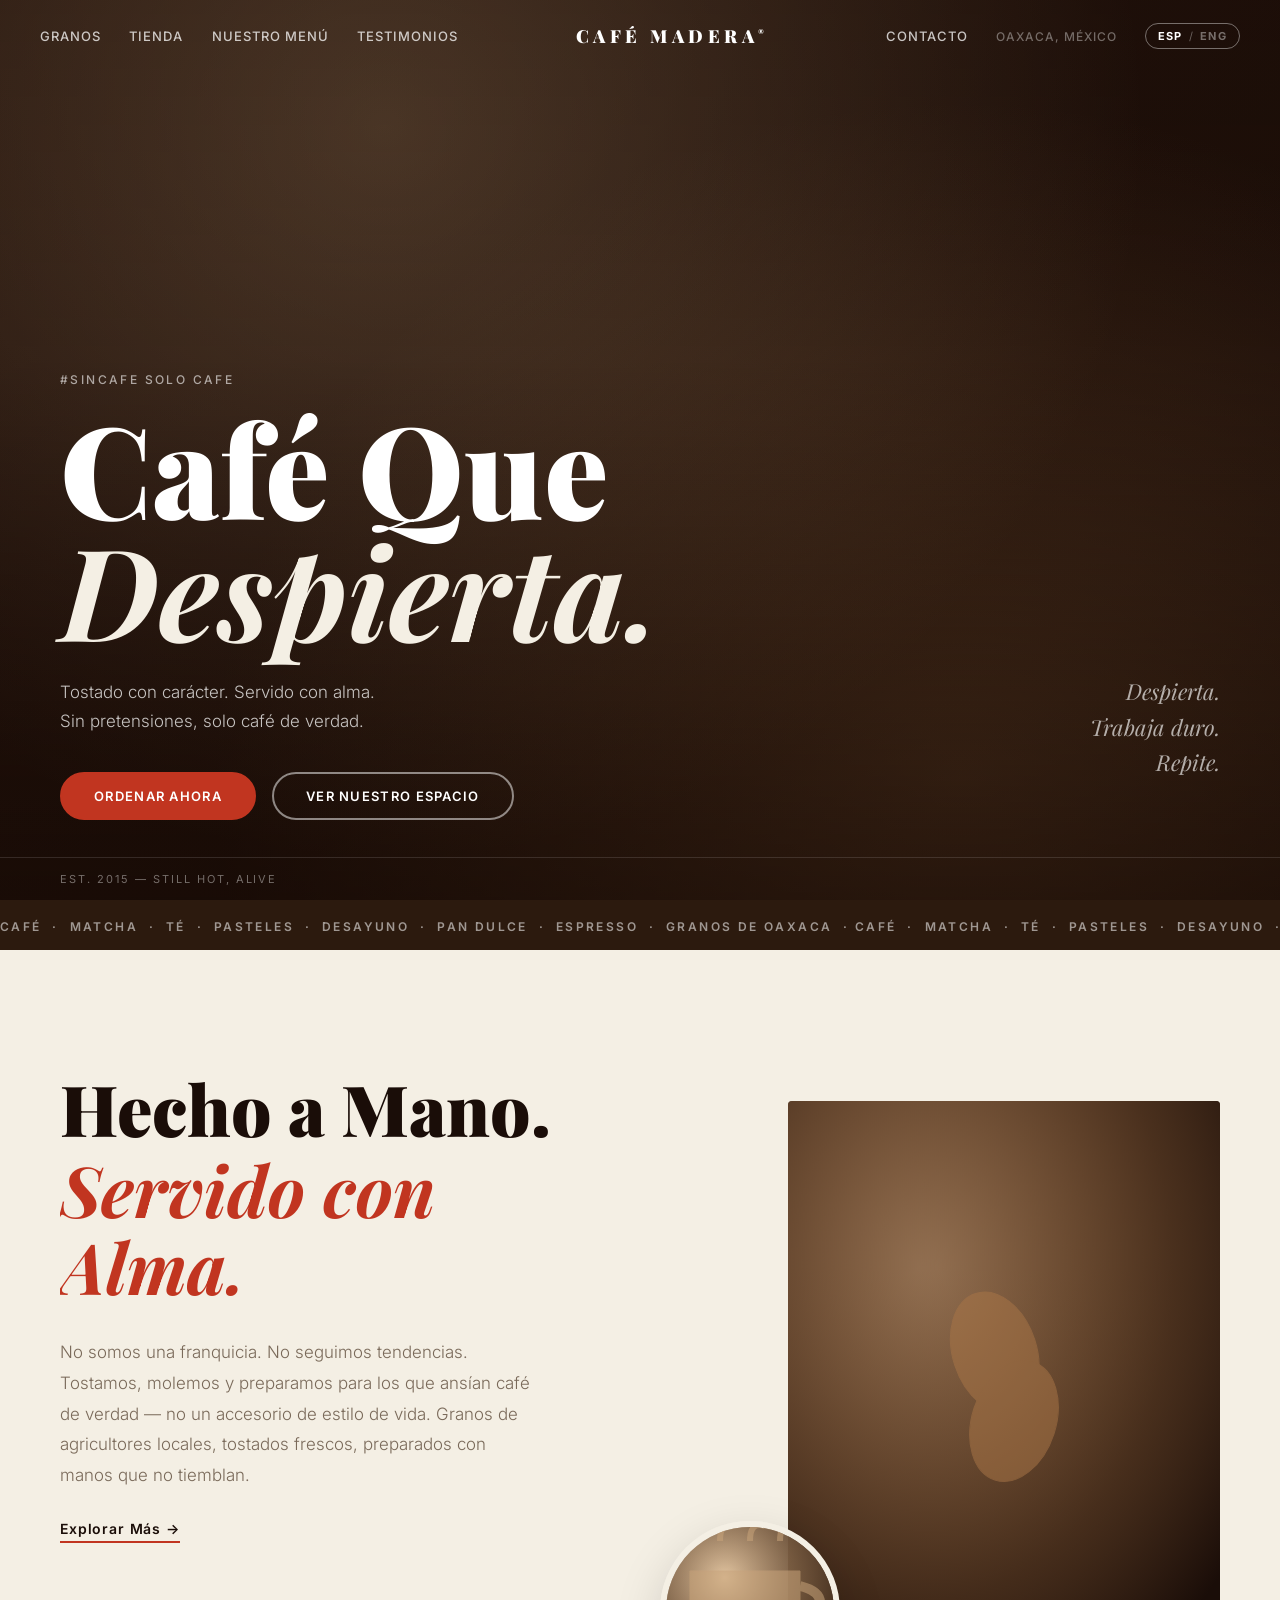
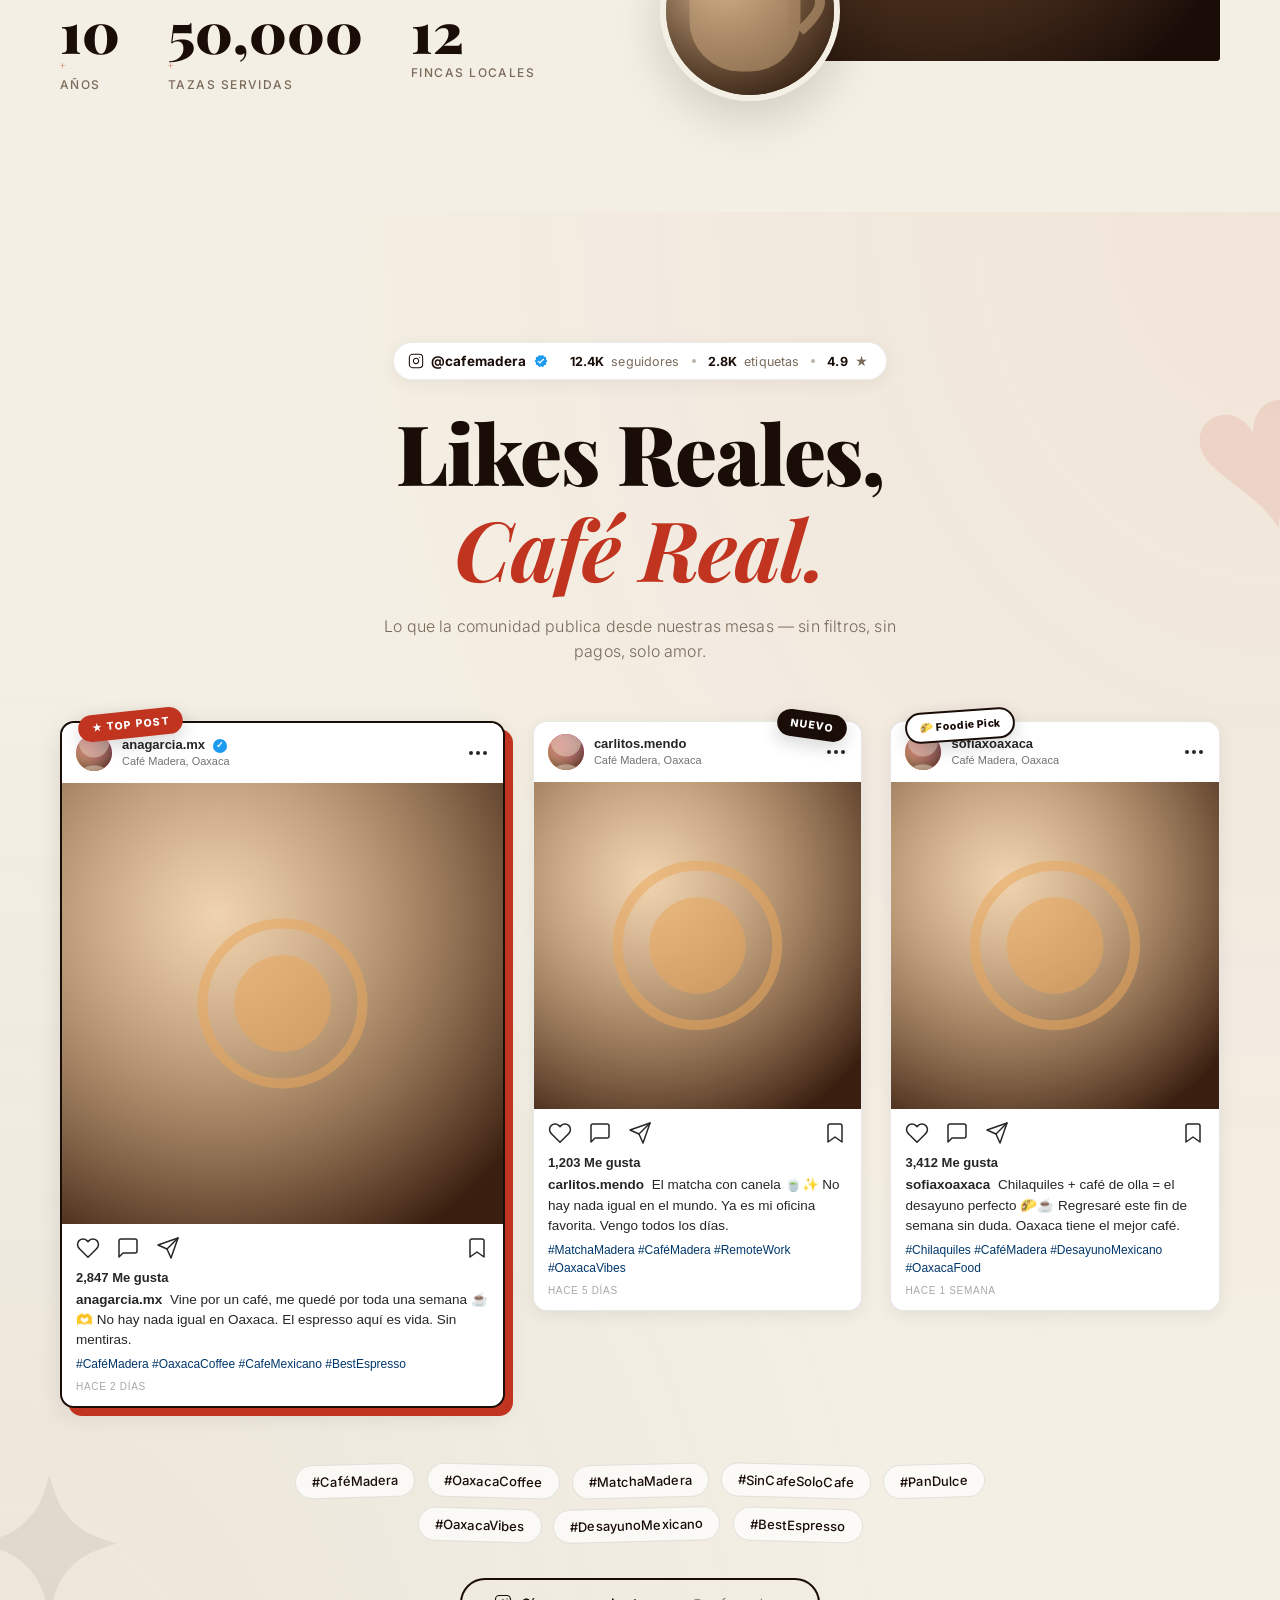
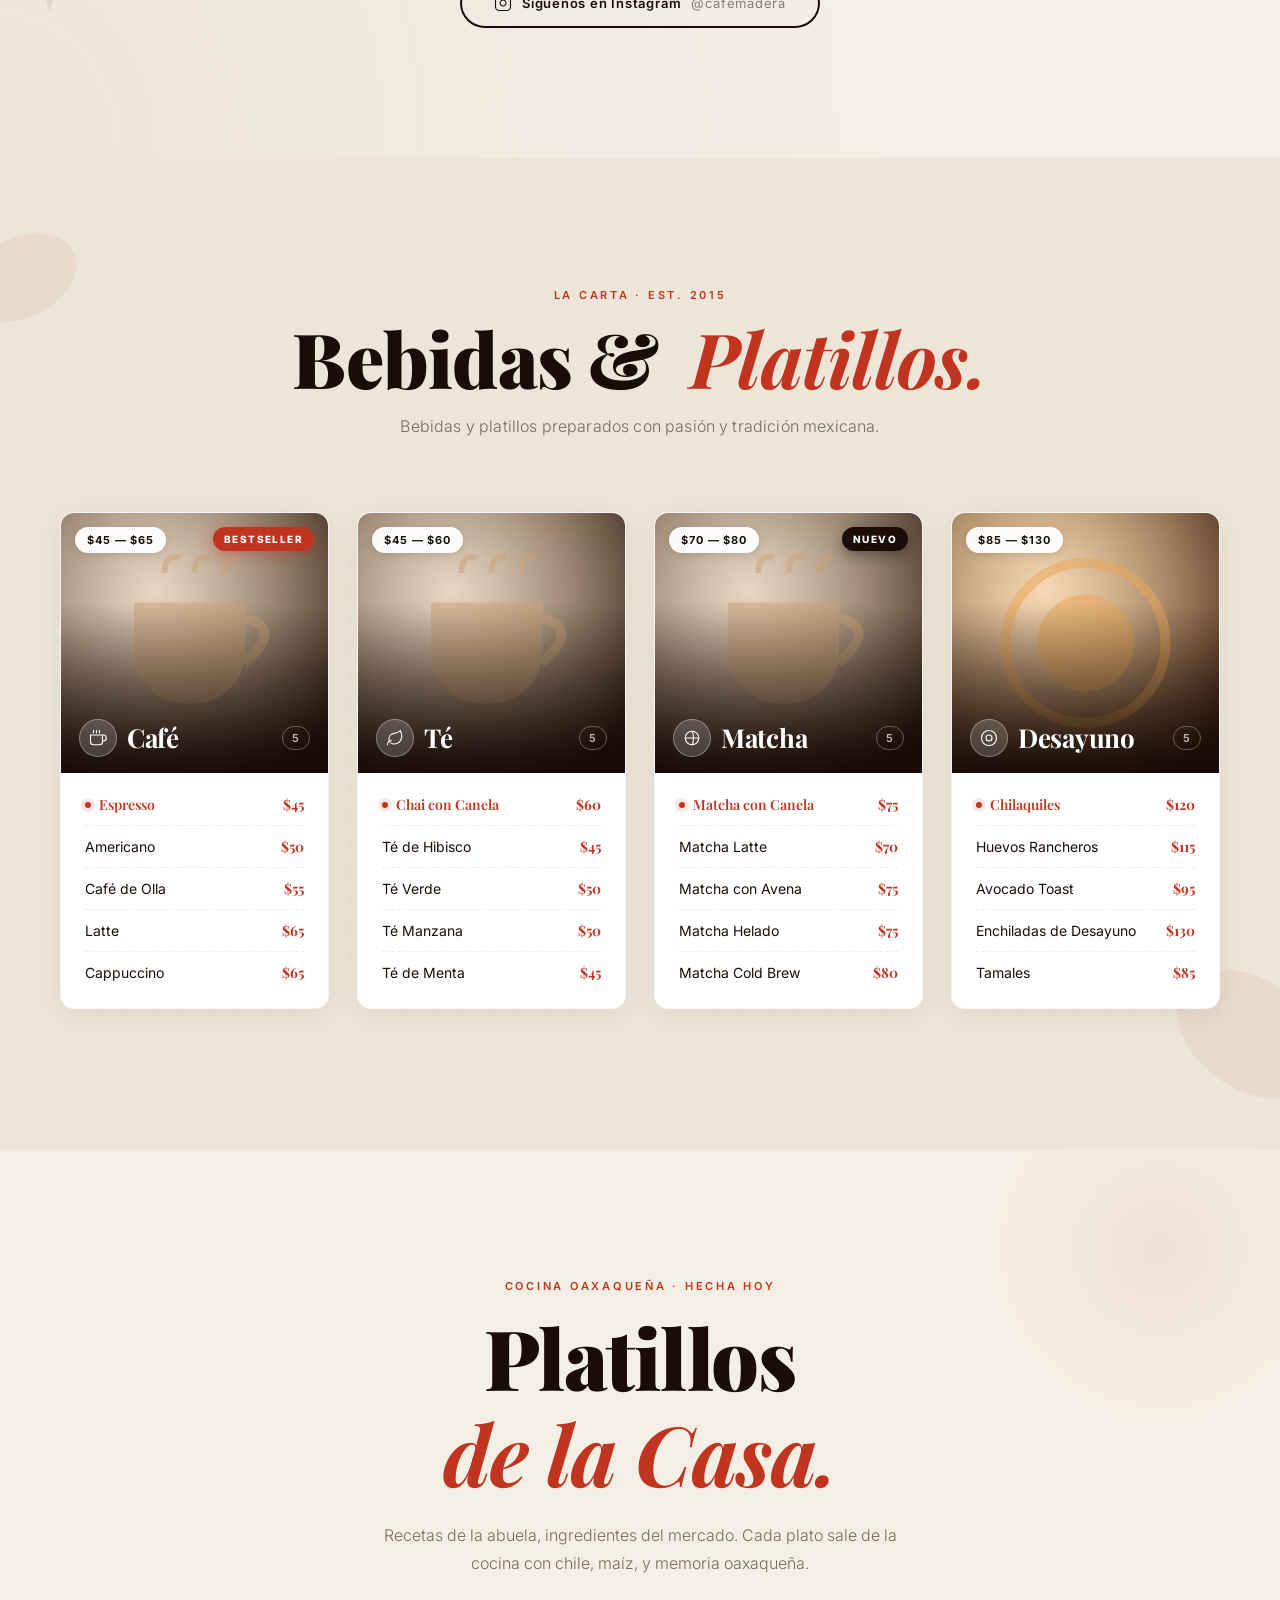
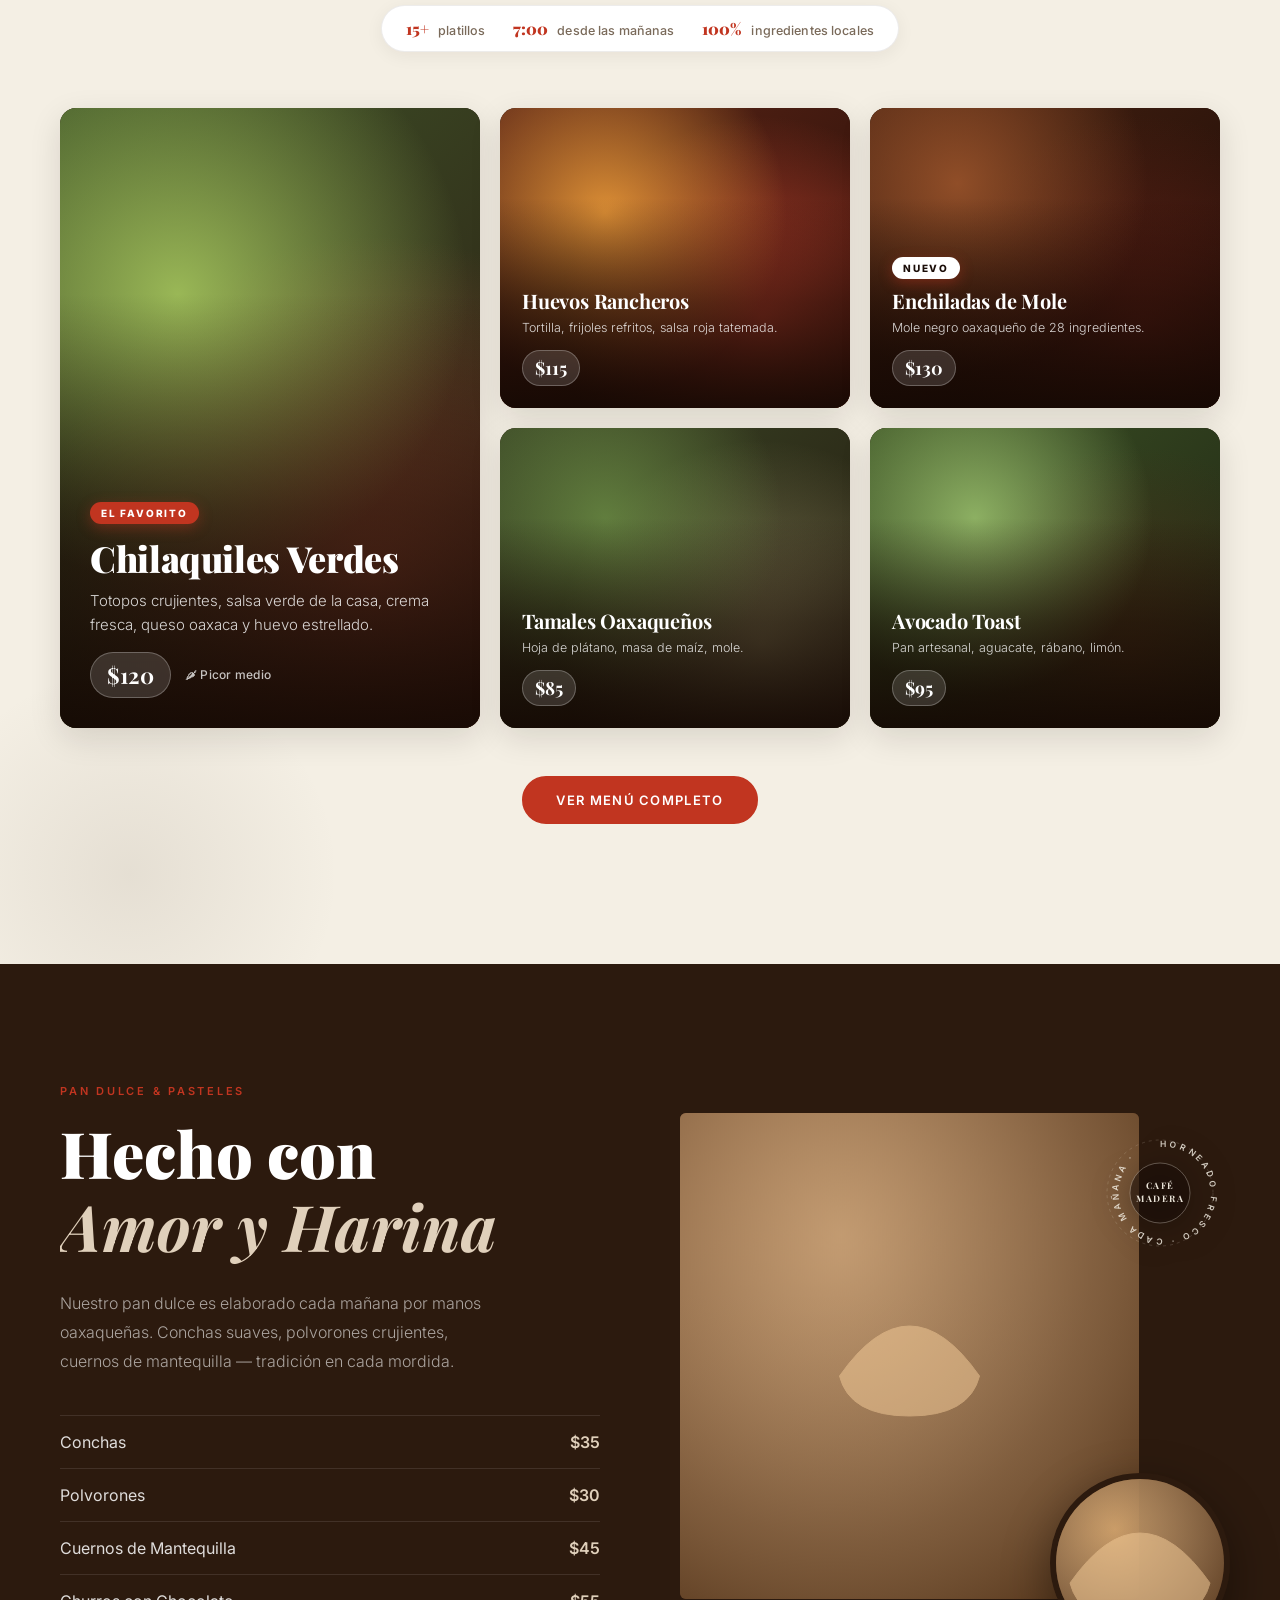
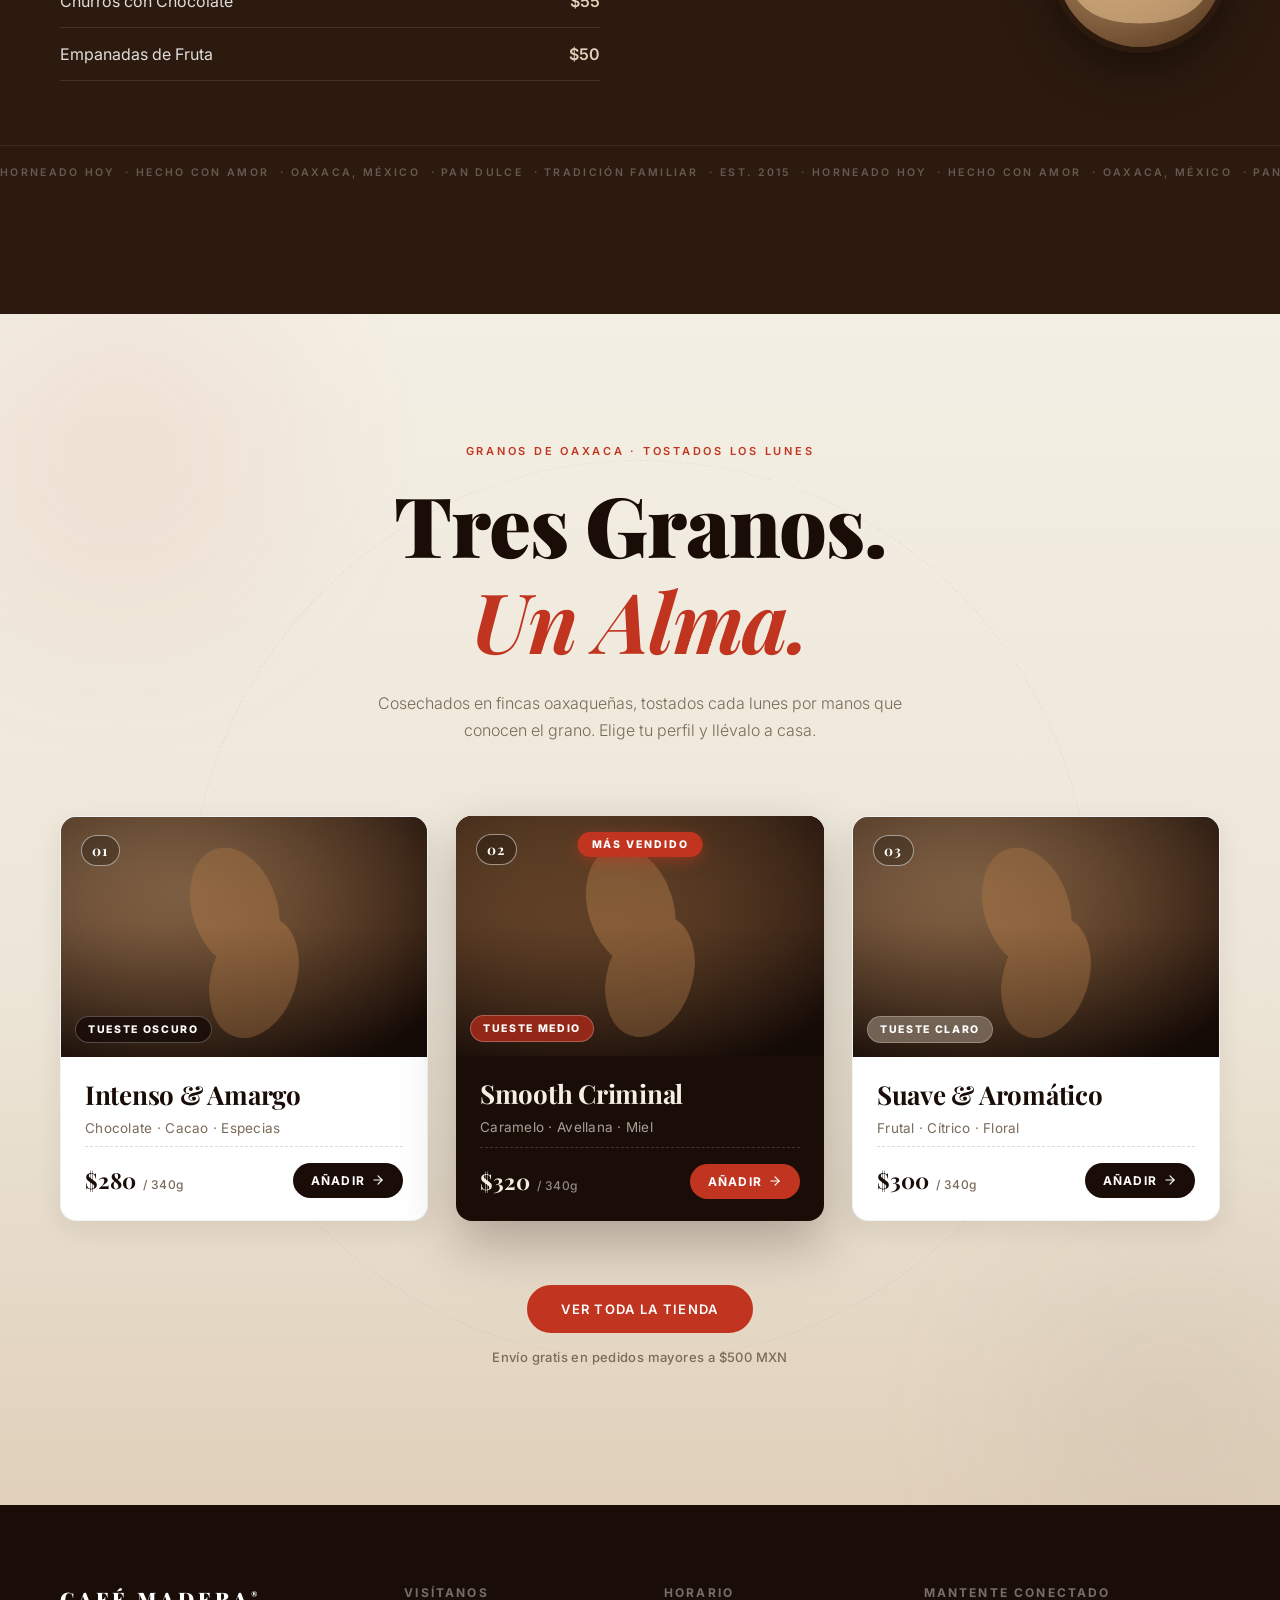
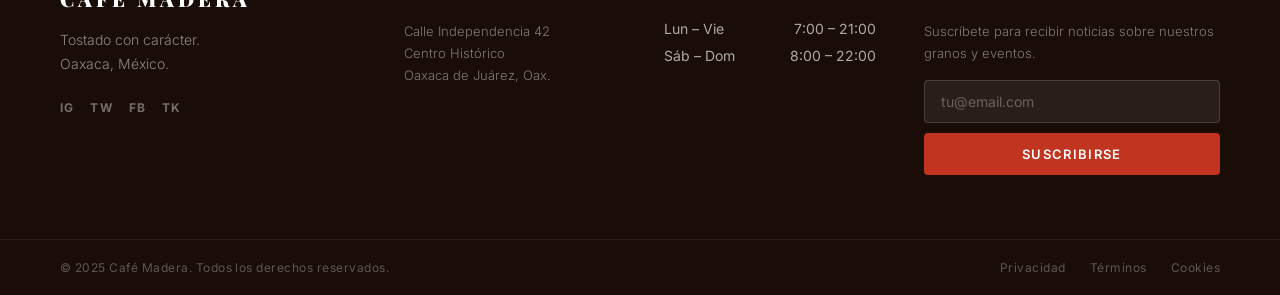
<file: index.html>
<!DOCTYPE html>
<html lang="es" data-lang="es">
<head>
  <meta charset="UTF-8">
  <meta name="viewport" content="width=device-width, initial-scale=1.0">
  <meta name="description" content="Café Madera — Café artesanal en Oaxaca, México. Coffee, té, matcha y desayuno con alma mexicana.">
  <meta name="google" content="notranslate">
  <title>Café Madera — Oaxaca, México</title>
  <link rel="preconnect" href="https://fonts.googleapis.com">
  <link rel="preconnect" href="https://fonts.gstatic.com" crossorigin>
  <link href="https://fonts.googleapis.com/css2?family=Playfair+Display:ital,wght@0,400;0,700;0,900;1,400;1,700;1,900&family=Inter:wght@300;400;500;600&display=swap" rel="stylesheet">
  <link rel="stylesheet" href="css/styles.css">
</head>
<body class="loading">

  <!-- Page Loader -->
  <div class="loader" id="loader">
    <div class="loader__inner">
      <div class="loader__logo">CAFÉ MADERA</div>
      <div class="loader__bar"><span></span></div>
    </div>
  </div>

  <!-- Navigation -->
  <nav class="nav" id="nav">
    <div class="nav__inner">
      <div class="nav__left">
        <a href="shop.html" data-i18n="nav.granos">Granos</a>
        <a href="shop.html" data-i18n="nav.tienda">Tienda</a>
        <a href="menu.html" data-i18n="nav.menu">Nuestro Menú</a>
        <a href="#testimonials" data-i18n="nav.testimonios">Testimonios</a>
      </div>
      <a href="#hero" class="nav__logo">CAFÉ MADERA<sup>®</sup></a>
      <div class="nav__right">
        <a href="#contact" data-i18n="nav.contacto">Contacto</a>
        <a href="#contact" class="nav__location" data-i18n="nav.location">Oaxaca, México</a>
        <button class="lang-toggle notranslate" id="langToggle" aria-label="Toggle language" data-lang="es" translate="no">
          <span class="lang-toggle__opt" data-opt="es">ESP</span>
          <span class="lang-toggle__sep" aria-hidden="true">/</span>
          <span class="lang-toggle__opt" data-opt="en">ENG</span>
        </button>
      </div>
      <button class="nav__hamburger" id="navHamburger" aria-label="Toggle menu">
        <span></span>
        <span></span>
        <span></span>
      </button>
    </div>
    <div class="nav__mobile" id="navMobile">
      <div class="nav__mobile-links">
        <a href="shop.html" data-i18n="nav.granos">Granos</a>
        <a href="shop.html" data-i18n="nav.tienda">Tienda</a>
        <a href="menu.html" data-i18n="nav.menu">Nuestro Menú</a>
        <a href="#testimonials" data-i18n="nav.testimonios">Testimonios</a>
        <a href="#contact" data-i18n="nav.contacto">Contacto</a>
        <button class="lang-toggle lang-toggle--mobile notranslate" id="langToggleMobile" aria-label="Toggle language" data-lang="es" translate="no">
          <span class="lang-toggle__opt" data-opt="es">ESP</span>
          <span class="lang-toggle__sep" aria-hidden="true">/</span>
          <span class="lang-toggle__opt" data-opt="en">ENG</span>
        </button>
      </div>
    </div>
  </nav>

  <!-- Hero -->
  <section class="hero" id="hero">
    <div class="hero__bg" id="heroBg" style="background-image: url('https://images.unsplash.com/photo-1495474472287-4d71bcdd2085?auto=format&fit=crop&w=1920&q=80'), radial-gradient(ellipse at 30% 20%, rgba(201,164,122,0.35), transparent 60%), radial-gradient(ellipse at 75% 80%, rgba(168,117,71,0.4), transparent 55%), linear-gradient(135deg, #2a1810 0%, #1a0d08 100%);"></div>
    <div class="hero__overlay"></div>
    <div class="hero__content">
      <p class="hero__eyebrow hero-anim" data-i18n="hero.eyebrow">#SINCAFE SOLO CAFE</p>
      <h1 class="hero__headline">
        <span class="hero__line hero-anim" style="--delay:0.1s" data-i18n="hero.line1">Café Que</span>
        <em class="hero__line hero__line--italic hero-anim" style="--delay:0.2s" data-i18n="hero.line2">Despierta.</em>
      </h1>
      <p class="hero__tagline hero-anim" style="--delay:0.35s" data-i18n="hero.tagline">
        Tostado con carácter. Servido con alma.<br>Sin pretensiones, solo café de verdad.
      </p>
      <div class="hero__ctas hero-anim" style="--delay:0.5s">
        <a href="menu.html" class="btn btn--primary" data-i18n="hero.cta1">Ordenar Ahora</a>
        <a href="#about" class="btn btn--outline" data-i18n="hero.cta2">Ver Nuestro Espacio</a>
      </div>
    </div>
    <div class="hero__aside hero-anim" style="--delay:0.6s">
      <p data-i18n="hero.sideText">Despierta.<br>Trabaja duro.<br>Repite.</p>
    </div>
    <div class="hero__bottom">
      <span data-i18n="hero.est">EST. 2015 — STILL HOT, ALIVE</span>
    </div>
  </section>

  <!-- Ticker -->
  <div class="ticker" aria-hidden="true">
    <div class="ticker__track">
      <span class="ticker__item" data-i18n="ticker.text">CAFÉ &nbsp;&middot;&nbsp; MATCHA &nbsp;&middot;&nbsp; TÉ &nbsp;&middot;&nbsp; PASTELES &nbsp;&middot;&nbsp; DESAYUNO &nbsp;&middot;&nbsp; PAN DULCE &nbsp;&middot;&nbsp; ESPRESSO &nbsp;&middot;&nbsp; GRANOS DE OAXACA &nbsp;&middot;&nbsp;</span>
      <span class="ticker__item" data-i18n="ticker.text" aria-hidden="true">CAFÉ &nbsp;&middot;&nbsp; MATCHA &nbsp;&middot;&nbsp; TÉ &nbsp;&middot;&nbsp; PASTELES &nbsp;&middot;&nbsp; DESAYUNO &nbsp;&middot;&nbsp; PAN DULCE &nbsp;&middot;&nbsp; ESPRESSO &nbsp;&middot;&nbsp; GRANOS DE OAXACA &nbsp;&middot;&nbsp;</span>
    </div>
  </div>

  <!-- About Section -->
  <section class="about" id="about">
    <div class="about__inner">
      <div class="about__text">
        <h2 class="about__headline">
          <span class="reveal-line"><span data-i18n="about.line1">Hecho a Mano.</span></span>
          <span class="reveal-line"><em data-i18n="about.line2">Servido con Alma.</em></span>
        </h2>
        <p class="about__body reveal" data-i18n="about.body">
          No somos una franquicia. No seguimos tendencias. Tostamos, molemos y preparamos para los que ansían café de verdad — no un accesorio de estilo de vida. Granos de agricultores locales, tostados frescos, preparados con manos que no tiemblan.
        </p>
        <a href="menu.html" class="about__cta reveal" data-i18n="about.cta">Explorar Más →</a>
        <div class="about__stats reveal">
          <div class="stat">
            <span class="stat__number" data-count="10">0</span>
            <span class="stat__suffix">+</span>
            <span class="stat__label" data-i18n="stats.years">Años</span>
          </div>
          <div class="stat">
            <span class="stat__number" data-count="50000">0</span>
            <span class="stat__suffix">+</span>
            <span class="stat__label" data-i18n="stats.cups">Tazas Servidas</span>
          </div>
          <div class="stat">
            <span class="stat__number" data-count="12">0</span>
            <span class="stat__suffix"></span>
            <span class="stat__label" data-i18n="stats.farms">Fincas Locales</span>
          </div>
        </div>
      </div>
      <div class="about__media">
        <div class="about__image-main reveal-right">
          <img src="https://images.unsplash.com/photo-1442512595331-e89e73853f31?auto=format&fit=crop&w=900&q=80" alt="Granos de café tostados" loading="lazy">
        </div>
        <div class="about__image-circle reveal-right" style="--delay:0.2s">
          <img src="https://images.unsplash.com/photo-1514432324607-a09d9b4aefdd?auto=format&fit=crop&w=400&q=80" alt="Latte art" loading="lazy">
        </div>
      </div>
    </div>
  </section>

  <!-- Social Reviews — Instagram Posts -->
  <section class="testimonials" id="testimonials">
    <div class="testimonials__deco" aria-hidden="true">
      <span class="testimonials__deco-heart">♥</span>
      <span class="testimonials__deco-star">✦</span>
      <span class="testimonials__deco-dot"></span>
    </div>
    <div class="testimonials__inner">
      <div class="testimonials__header">
        <div class="testimonials__meta reveal">
          <span class="testimonials__handle">
            <svg viewBox="0 0 24 24" fill="none" stroke="currentColor" stroke-width="1.6" stroke-linecap="round" stroke-linejoin="round" width="16" height="16"><rect x="2" y="2" width="20" height="20" rx="5" ry="5"/><path d="M16 11.37A4 4 0 1 1 12.63 8 4 4 0 0 1 16 11.37z"/><line x1="17.5" y1="6.5" x2="17.51" y2="6.5"/></svg>
            @cafemadera
            <span class="verified" title="Verified" aria-label="Verified">
              <svg viewBox="0 0 24 24" width="14" height="14"><path fill="currentColor" d="M23 12l-2.44-2.79.34-3.69-3.61-.82-1.89-3.2L12 2.96 8.6 1.5 6.71 4.69 3.1 5.5l.34 3.7L1 12l2.44 2.79-.34 3.7 3.61.82L8.6 22.5 12 21.04l3.4 1.46 1.89-3.2 3.61-.82-.34-3.69L23 12zm-12.91 4.72l-3.8-3.81 1.48-1.48 2.32 2.33 5.85-5.87 1.48 1.48-7.33 7.35z"/></svg>
            </span>
          </span>
          <div class="testimonials__stats">
            <span><strong>12.4K</strong> <em data-i18n="ig.followers">seguidores</em></span>
            <span class="stat-dot"></span>
            <span><strong>2.8K</strong> <em data-i18n="ig.tagged_count">etiquetas</em></span>
            <span class="stat-dot"></span>
            <span><strong>4.9</strong> <em>★</em></span>
          </div>
        </div>
        <h2 class="testimonials__heading">
          <span class="reveal-line"><span data-i18n="testimonials.line1">Likes Reales,</span></span>
          <span class="reveal-line"><em data-i18n="testimonials.line2">Café Real.</em></span>
        </h2>
        <p class="testimonials__sub reveal" data-i18n="testimonials.sub">Lo que la comunidad publica desde nuestras mesas — sin filtros, sin pagos, solo amor.</p>
      </div>

      <div class="testimonials__grid">

        <!-- IG Post 1 (Featured — larger) -->
        <div class="ig-post ig-post--featured reveal" style="--delay:0.1s">
          <span class="ig-post__sticker ig-post__sticker--top" data-i18n="ig.topPost">★ Top Post</span>
          <div class="ig-post__header">
            <div class="ig-post__avatar">
              <img src="https://images.unsplash.com/photo-1494790108377-be9c29b29330?auto=format&fit=crop&w=100&q=80" alt="anagarcia.mx" loading="lazy">
            </div>
            <div class="ig-post__meta">
              <span class="ig-post__handle">anagarcia.mx <span class="ig-post__verified" aria-label="Verified">✓</span></span>
              <span class="ig-post__location" data-i18n="ig.tagged">Café Madera, Oaxaca</span>
            </div>
            <button class="ig-post__more" aria-label="More options"><span></span><span></span><span></span></button>
          </div>
          <div class="ig-post__img-wrap">
            <img src="https://images.unsplash.com/photo-1461023058943-07fcbe16d735?auto=format&fit=crop&w=900&q=80" alt="Coffee post" loading="lazy">
          </div>
          <div class="ig-post__actions">
            <div class="ig-post__actions-left">
              <button class="ig-action ig-action--heart" aria-label="Like">
                <svg viewBox="0 0 24 24" fill="none" stroke="currentColor" stroke-width="1.5" stroke-linecap="round" stroke-linejoin="round"><path d="M20.84 4.61a5.5 5.5 0 0 0-7.78 0L12 5.67l-1.06-1.06a5.5 5.5 0 0 0-7.78 7.78l1.06 1.06L12 21.23l7.78-7.78 1.06-1.06a5.5 5.5 0 0 0 0-7.78z"/></svg>
              </button>
              <button class="ig-action" aria-label="Comment">
                <svg viewBox="0 0 24 24" fill="none" stroke="currentColor" stroke-width="1.5" stroke-linecap="round" stroke-linejoin="round"><path d="M21 15a2 2 0 0 1-2 2H7l-4 4V5a2 2 0 0 1 2-2h14a2 2 0 0 1 2 2z"/></svg>
              </button>
              <button class="ig-action" aria-label="Share">
                <svg viewBox="0 0 24 24" fill="none" stroke="currentColor" stroke-width="1.5" stroke-linecap="round" stroke-linejoin="round"><line x1="22" y1="2" x2="11" y2="13"/><polygon points="22 2 15 22 11 13 2 9 22 2"/></svg>
              </button>
            </div>
            <button class="ig-action" aria-label="Save">
              <svg viewBox="0 0 24 24" fill="none" stroke="currentColor" stroke-width="1.5" stroke-linecap="round" stroke-linejoin="round"><path d="M19 21l-7-5-7 5V5a2 2 0 0 1 2-2h10a2 2 0 0 1 2 2z"/></svg>
            </button>
          </div>
          <div class="ig-post__body">
            <p class="ig-post__likes"><strong>2,847 <span data-i18n="ig.likes">Me gusta</span></strong></p>
            <p class="ig-post__caption">
              <strong>anagarcia.mx</strong>
              <span data-i18n="t1.caption"> Vine por un café, me quedé por toda una semana ☕🫶 No hay nada igual en Oaxaca. El espresso aquí es vida. Sin mentiras.</span>
              <span class="ig-post__tags">#CaféMadera #OaxacaCoffee #CafeMexicano #BestEspresso</span>
            </p>
            <p class="ig-post__time" data-i18n="t1.time">hace 2 días</p>
          </div>
        </div>

        <!-- IG Post 2 -->
        <div class="ig-post ig-post--tilt-right reveal" style="--delay:0.2s">
          <span class="ig-post__sticker ig-post__sticker--new" data-i18n="ig.new">NUEVO</span>
          <div class="ig-post__header">
            <div class="ig-post__avatar">
              <img src="https://images.unsplash.com/photo-1507003211169-0a1dd7228f2d?auto=format&fit=crop&w=100&q=80" alt="carlitos.mendo" loading="lazy">
            </div>
            <div class="ig-post__meta">
              <span class="ig-post__handle">carlitos.mendo</span>
              <span class="ig-post__location" data-i18n="ig.tagged">Café Madera, Oaxaca</span>
            </div>
            <button class="ig-post__more" aria-label="More options"><span></span><span></span><span></span></button>
          </div>
          <div class="ig-post__img-wrap">
            <img src="https://images.unsplash.com/photo-1536256263959-770b48d82b0a?auto=format&fit=crop&w=600&q=80" alt="Matcha post" loading="lazy">
          </div>
          <div class="ig-post__actions">
            <div class="ig-post__actions-left">
              <button class="ig-action ig-action--heart" aria-label="Like">
                <svg viewBox="0 0 24 24" fill="none" stroke="currentColor" stroke-width="1.5" stroke-linecap="round" stroke-linejoin="round"><path d="M20.84 4.61a5.5 5.5 0 0 0-7.78 0L12 5.67l-1.06-1.06a5.5 5.5 0 0 0-7.78 7.78l1.06 1.06L12 21.23l7.78-7.78 1.06-1.06a5.5 5.5 0 0 0 0-7.78z"/></svg>
              </button>
              <button class="ig-action" aria-label="Comment">
                <svg viewBox="0 0 24 24" fill="none" stroke="currentColor" stroke-width="1.5" stroke-linecap="round" stroke-linejoin="round"><path d="M21 15a2 2 0 0 1-2 2H7l-4 4V5a2 2 0 0 1 2-2h14a2 2 0 0 1 2 2z"/></svg>
              </button>
              <button class="ig-action" aria-label="Share">
                <svg viewBox="0 0 24 24" fill="none" stroke="currentColor" stroke-width="1.5" stroke-linecap="round" stroke-linejoin="round"><line x1="22" y1="2" x2="11" y2="13"/><polygon points="22 2 15 22 11 13 2 9 22 2"/></svg>
              </button>
            </div>
            <button class="ig-action" aria-label="Save">
              <svg viewBox="0 0 24 24" fill="none" stroke="currentColor" stroke-width="1.5" stroke-linecap="round" stroke-linejoin="round"><path d="M19 21l-7-5-7 5V5a2 2 0 0 1 2-2h10a2 2 0 0 1 2 2z"/></svg>
            </button>
          </div>
          <div class="ig-post__body">
            <p class="ig-post__likes"><strong>1,203 <span data-i18n="ig.likes">Me gusta</span></strong></p>
            <p class="ig-post__caption">
              <strong>carlitos.mendo</strong>
              <span data-i18n="t2.caption"> El matcha con canela 🍵✨ No hay nada igual en el mundo. Ya es mi oficina favorita. Vengo todos los días.</span>
              <span class="ig-post__tags">#MatchaMadera #CaféMadera #RemoteWork #OaxacaVibes</span>
            </p>
            <p class="ig-post__time" data-i18n="t2.time">hace 5 días</p>
          </div>
        </div>

        <!-- IG Post 3 -->
        <div class="ig-post ig-post--tilt-left reveal" style="--delay:0.3s">
          <span class="ig-post__sticker ig-post__sticker--foodie" data-i18n="ig.foodie">🌮 Foodie Pick</span>
          <div class="ig-post__header">
            <div class="ig-post__avatar">
              <img src="https://images.unsplash.com/photo-1438761681033-6461ffad8d80?auto=format&fit=crop&w=100&q=80" alt="sofiaxoaxaca" loading="lazy">
            </div>
            <div class="ig-post__meta">
              <span class="ig-post__handle">sofiaxoaxaca</span>
              <span class="ig-post__location" data-i18n="ig.tagged">Café Madera, Oaxaca</span>
            </div>
            <button class="ig-post__more" aria-label="More options"><span></span><span></span><span></span></button>
          </div>
          <div class="ig-post__img-wrap">
            <img src="https://images.unsplash.com/photo-1504754524776-8f4f37790ca0?auto=format&fit=crop&w=600&q=80" alt="Breakfast post" loading="lazy">
          </div>
          <div class="ig-post__actions">
            <div class="ig-post__actions-left">
              <button class="ig-action ig-action--heart" aria-label="Like">
                <svg viewBox="0 0 24 24" fill="none" stroke="currentColor" stroke-width="1.5" stroke-linecap="round" stroke-linejoin="round"><path d="M20.84 4.61a5.5 5.5 0 0 0-7.78 0L12 5.67l-1.06-1.06a5.5 5.5 0 0 0-7.78 7.78l1.06 1.06L12 21.23l7.78-7.78 1.06-1.06a5.5 5.5 0 0 0 0-7.78z"/></svg>
              </button>
              <button class="ig-action" aria-label="Comment">
                <svg viewBox="0 0 24 24" fill="none" stroke="currentColor" stroke-width="1.5" stroke-linecap="round" stroke-linejoin="round"><path d="M21 15a2 2 0 0 1-2 2H7l-4 4V5a2 2 0 0 1 2-2h14a2 2 0 0 1 2 2z"/></svg>
              </button>
              <button class="ig-action" aria-label="Share">
                <svg viewBox="0 0 24 24" fill="none" stroke="currentColor" stroke-width="1.5" stroke-linecap="round" stroke-linejoin="round"><line x1="22" y1="2" x2="11" y2="13"/><polygon points="22 2 15 22 11 13 2 9 22 2"/></svg>
              </button>
            </div>
            <button class="ig-action" aria-label="Save">
              <svg viewBox="0 0 24 24" fill="none" stroke="currentColor" stroke-width="1.5" stroke-linecap="round" stroke-linejoin="round"><path d="M19 21l-7-5-7 5V5a2 2 0 0 1 2-2h10a2 2 0 0 1 2 2z"/></svg>
            </button>
          </div>
          <div class="ig-post__body">
            <p class="ig-post__likes"><strong>3,412 <span data-i18n="ig.likes">Me gusta</span></strong></p>
            <p class="ig-post__caption">
              <strong>sofiaxoaxaca</strong>
              <span data-i18n="t3.caption"> Chilaquiles + café de olla = el desayuno perfecto 🌮☕ Regresaré este fin de semana sin duda. Oaxaca tiene el mejor café.</span>
              <span class="ig-post__tags">#Chilaquiles #CaféMadera #DesayunoMexicano #OaxacaFood</span>
            </p>
            <p class="ig-post__time" data-i18n="t3.time">hace 1 semana</p>
          </div>
        </div>

      </div>

      <!-- Hashtag pile -->
      <div class="ig-tag-pile reveal">
        <span>#CaféMadera</span>
        <span>#OaxacaCoffee</span>
        <span>#MatchaMadera</span>
        <span>#SinCafeSoloCafe</span>
        <span>#PanDulce</span>
        <span>#OaxacaVibes</span>
        <span>#DesayunoMexicano</span>
        <span>#BestEspresso</span>
      </div>

      <div class="testimonials__ig-follow reveal">
        <a href="https://instagram.com/cafemadera" class="ig-follow-btn" target="_blank" rel="noopener">
          <svg viewBox="0 0 24 24" fill="none" stroke="currentColor" stroke-width="1.5" stroke-linecap="round" stroke-linejoin="round" width="18" height="18"><rect x="2" y="2" width="20" height="20" rx="5" ry="5"/><path d="M16 11.37A4 4 0 1 1 12.63 8 4 4 0 0 1 16 11.37z"/><line x1="17.5" y1="6.5" x2="17.51" y2="6.5"/></svg>
          <span data-i18n="ig.follow">Síguenos en Instagram</span>
          <span class="ig-follow-btn__handle">@cafemadera</span>
        </a>
      </div>
    </div>
  </section>

  <!-- Menu Section -->
  <section class="menu" id="menu">
    <div class="menu__deco" aria-hidden="true">
      <span class="menu__deco-bean menu__deco-bean--1"></span>
      <span class="menu__deco-bean menu__deco-bean--2"></span>
      <span class="menu__deco-bean menu__deco-bean--3"></span>
    </div>
    <div class="menu__inner">
      <div class="menu__header reveal">
        <span class="section-label" data-i18n="menu.label">LA CARTA · EST. 2015</span>
        <h2 class="menu__title">
          <span data-i18n="menu.title1">Bebidas &amp;</span>
          <em data-i18n="menu.title2">Platillos.</em>
        </h2>
        <p data-i18n="menu.subtitle">Bebidas y platillos preparados con pasión y tradición mexicana.</p>
      </div>
      <div class="menu__grid">

        <div class="menu-card reveal" style="--delay:0.1s">
          <div class="menu-card__img-wrap">
            <img src="https://images.unsplash.com/photo-1514432324607-a09d9b4aefdd?auto=format&fit=crop&w=800&q=80" alt="Café" loading="lazy">
            <span class="menu-card__range">$45 — $65</span>
            <span class="menu-card__badge" data-i18n="menu.bestseller">BESTSELLER</span>
            <div class="menu-card__title-strip">
              <span class="menu-card__icon" aria-hidden="true">
                <svg viewBox="0 0 24 24" fill="none" stroke="currentColor" stroke-width="1.5" stroke-linecap="round" stroke-linejoin="round"><path d="M18 8h1a4 4 0 1 1 0 8h-1"/><path d="M2 8h16v9a4 4 0 0 1-4 4H6a4 4 0 0 1-4-4V8z"/><line x1="6" y1="2" x2="6" y2="5"/><line x1="10" y1="2" x2="10" y2="5"/><line x1="14" y1="2" x2="14" y2="5"/></svg>
              </span>
              <h3 data-i18n="menu.coffee">Café</h3>
              <span class="menu-card__count">5</span>
            </div>
            <div class="menu-card__overlay">
              <a href="menu.html#coffee" class="menu-card__btn" data-i18n="menu.viewAll">Ver Todo</a>
            </div>
          </div>
          <div class="menu-card__body">
            <ul>
              <li class="is-featured"><span><span class="menu-card__dot"></span><span data-i18n="items.espresso">Espresso</span></span><span>$45</span></li>
              <li><span data-i18n="items.americano">Americano</span><span>$50</span></li>
              <li><span data-i18n="items.cafeOlla">Café de Olla</span><span>$55</span></li>
              <li><span data-i18n="items.latte">Latte</span><span>$65</span></li>
              <li><span data-i18n="items.cappuccino">Cappuccino</span><span>$65</span></li>
            </ul>
          </div>
        </div>

        <div class="menu-card reveal" style="--delay:0.2s">
          <div class="menu-card__img-wrap">
            <img src="https://images.unsplash.com/photo-1556679343-c7306c1976bc?auto=format&fit=crop&w=800&q=80" alt="Té" loading="lazy">
            <span class="menu-card__range">$45 — $60</span>
            <div class="menu-card__title-strip">
              <span class="menu-card__icon" aria-hidden="true">
                <svg viewBox="0 0 24 24" fill="none" stroke="currentColor" stroke-width="1.5" stroke-linecap="round" stroke-linejoin="round"><path d="M11 20A7 7 0 0 1 9.8 6.1C15.5 5 17 4.48 19 2c1 2 2 4.18 2 8 0 5.5-4.78 10-10 10z"/><path d="M2 21c0-3 1.85-5.36 5.08-6"/></svg>
              </span>
              <h3 data-i18n="menu.tea">Té</h3>
              <span class="menu-card__count">5</span>
            </div>
            <div class="menu-card__overlay">
              <a href="menu.html#tea" class="menu-card__btn" data-i18n="menu.viewAll">Ver Todo</a>
            </div>
          </div>
          <div class="menu-card__body">
            <ul>
              <li class="is-featured"><span><span class="menu-card__dot"></span><span data-i18n="items.chai">Chai con Canela</span></span><span>$60</span></li>
              <li><span data-i18n="items.hibisco">Té de Hibisco</span><span>$45</span></li>
              <li><span data-i18n="items.verde">Té Verde</span><span>$50</span></li>
              <li><span data-i18n="items.manzana">Té Manzana</span><span>$50</span></li>
              <li><span data-i18n="items.menta">Té de Menta</span><span>$45</span></li>
            </ul>
          </div>
        </div>

        <div class="menu-card reveal" style="--delay:0.3s">
          <div class="menu-card__img-wrap">
            <img src="https://images.unsplash.com/photo-1536256263959-770b48d82b0a?auto=format&fit=crop&w=800&q=80" alt="Matcha" loading="lazy">
            <span class="menu-card__range">$70 — $80</span>
            <span class="menu-card__badge menu-card__badge--new" data-i18n="menu.new">NUEVO</span>
            <div class="menu-card__title-strip">
              <span class="menu-card__icon" aria-hidden="true">
                <svg viewBox="0 0 24 24" fill="none" stroke="currentColor" stroke-width="1.5" stroke-linecap="round" stroke-linejoin="round"><circle cx="12" cy="12" r="9"/><path d="M12 3c2.5 3 2.5 15 0 18"/><path d="M3 12h18"/></svg>
              </span>
              <h3 data-i18n="menu.matcha">Matcha</h3>
              <span class="menu-card__count">5</span>
            </div>
            <div class="menu-card__overlay">
              <a href="menu.html#matcha" class="menu-card__btn" data-i18n="menu.viewAll">Ver Todo</a>
            </div>
          </div>
          <div class="menu-card__body">
            <ul>
              <li class="is-featured"><span><span class="menu-card__dot"></span><span data-i18n="items.matchaCinnamon">Matcha con Canela</span></span><span>$75</span></li>
              <li><span data-i18n="items.matchaLatte">Matcha Latte</span><span>$70</span></li>
              <li><span data-i18n="items.matchaOat">Matcha con Avena</span><span>$75</span></li>
              <li><span data-i18n="items.matchaIce">Matcha Helado</span><span>$75</span></li>
              <li><span data-i18n="items.matchaCold">Matcha Cold Brew</span><span>$80</span></li>
            </ul>
          </div>
        </div>

        <div class="menu-card reveal" style="--delay:0.4s">
          <div class="menu-card__img-wrap">
            <img src="https://images.unsplash.com/photo-1504754524776-8f4f37790ca0?auto=format&fit=crop&w=800&q=80" alt="Desayuno" loading="lazy">
            <span class="menu-card__range">$85 — $130</span>
            <div class="menu-card__title-strip">
              <span class="menu-card__icon" aria-hidden="true">
                <svg viewBox="0 0 24 24" fill="none" stroke="currentColor" stroke-width="1.5" stroke-linecap="round" stroke-linejoin="round"><circle cx="12" cy="12" r="10"/><circle cx="12" cy="12" r="4"/></svg>
              </span>
              <h3 data-i18n="menu.breakfast">Desayuno</h3>
              <span class="menu-card__count">5</span>
            </div>
            <div class="menu-card__overlay">
              <a href="menu.html#breakfast" class="menu-card__btn" data-i18n="menu.viewAll">Ver Todo</a>
            </div>
          </div>
          <div class="menu-card__body">
            <ul>
              <li class="is-featured"><span><span class="menu-card__dot"></span><span data-i18n="items.chilaquiles">Chilaquiles</span></span><span>$120</span></li>
              <li><span data-i18n="items.huevos">Huevos Rancheros</span><span>$115</span></li>
              <li><span data-i18n="items.avocado">Avocado Toast</span><span>$95</span></li>
              <li><span data-i18n="items.enchiladas">Enchiladas de Desayuno</span><span>$130</span></li>
              <li><span data-i18n="items.tamales">Tamales</span><span>$85</span></li>
            </ul>
          </div>
        </div>

      </div>
    </div>
  </section>

  <!-- Cocina / Signature Dishes Section -->
  <section class="dishes" id="dishes">
    <div class="dishes__inner">
      <div class="dishes__header">
        <span class="section-label reveal" data-i18n="dishes.label">COCINA OAXAQUEÑA · HECHA HOY</span>
        <h2 class="dishes__heading">
          <span class="reveal-line"><span data-i18n="dishes.line1">Platillos</span></span>
          <span class="reveal-line"><em data-i18n="dishes.line2">de la Casa.</em></span>
        </h2>
        <p class="dishes__body reveal" data-i18n="dishes.body">Recetas de la abuela, ingredientes del mercado. Cada plato sale de la cocina con chile, maíz, y memoria oaxaqueña.</p>
        <div class="dishes__stats reveal">
          <span class="dishes__stat"><strong>15+</strong> <em data-i18n="dishes.stat1">platillos</em></span>
          <span class="dishes__stat"><strong>7:00</strong> <em data-i18n="dishes.stat2">desde las mañanas</em></span>
          <span class="dishes__stat"><strong>100%</strong> <em data-i18n="dishes.stat3">ingredientes locales</em></span>
        </div>
      </div>

      <div class="dishes__bento">

        <!-- HERO dish: spans full height -->
        <article class="dish-card dish-card--hero reveal" style="--delay:0.1s">
          <div class="dish-card__img dish-card__img--chilaquiles">
            <img src="https://i.pinimg.com/236x/af/b7/0d/afb70d807a86f3b21c3d926453604380.jpg" alt="Chilaquiles Verdes" loading="lazy" onerror="this.style.display='none'">
          </div>
          <div class="dish-card__gradient"></div>
          <div class="dish-card__content">
            <span class="dish-card__tag" data-i18n="dishes.tag1">EL FAVORITO</span>
            <h3 data-i18n="dishes.dish1">Chilaquiles Verdes</h3>
            <p data-i18n="dishes.desc1">Totopos crujientes, salsa verde de la casa, crema fresca, queso oaxaca y huevo estrellado.</p>
            <div class="dish-card__foot">
              <span class="dish-card__price">$120</span>
              <span class="dish-card__meta" data-i18n="dishes.spicy1">🌶 Picor medio</span>
            </div>
          </div>
        </article>

        <article class="dish-card reveal" style="--delay:0.18s">
          <div class="dish-card__img dish-card__img--huevos">
            <img src="https://i.pinimg.com/736x/ae/ca/62/aeca62f1d249d3f524ab1df37571bfb7.jpg" alt="Huevos Rancheros" loading="lazy" onerror="this.style.display='none'">
          </div>
          <div class="dish-card__gradient"></div>
          <div class="dish-card__content">
            <h3 data-i18n="dishes.dish2">Huevos Rancheros</h3>
            <p data-i18n="dishes.desc2">Tortilla, frijoles refritos, salsa roja tatemada.</p>
            <div class="dish-card__foot">
              <span class="dish-card__price">$115</span>
            </div>
          </div>
        </article>

        <article class="dish-card reveal" style="--delay:0.26s">
          <div class="dish-card__img dish-card__img--mole">
            <img src="https://i.pinimg.com/736x/7e/5f/88/7e5f88927d1ff8d107a072f8e5139816.jpg" alt="Enchiladas de Mole" loading="lazy" onerror="this.style.display='none'">
          </div>
          <div class="dish-card__gradient"></div>
          <div class="dish-card__content">
            <span class="dish-card__tag dish-card__tag--new" data-i18n="dishes.tag2">NUEVO</span>
            <h3 data-i18n="dishes.dish3">Enchiladas de Mole</h3>
            <p data-i18n="dishes.desc3">Mole negro oaxaqueño de 28 ingredientes.</p>
            <div class="dish-card__foot">
              <span class="dish-card__price">$130</span>
            </div>
          </div>
        </article>

        <article class="dish-card reveal" style="--delay:0.34s">
          <div class="dish-card__img dish-card__img--tamales">
            <img src="https://i.pinimg.com/736x/cd/44/9f/cd449f5929f0284747201b304bd7d65e.jpg" alt="Tamales Oaxaqueños" loading="lazy" onerror="this.style.display='none'">
          </div>
          <div class="dish-card__gradient"></div>
          <div class="dish-card__content">
            <h3 data-i18n="dishes.dish4">Tamales Oaxaqueños</h3>
            <p data-i18n="dishes.desc4">Hoja de plátano, masa de maíz, mole.</p>
            <div class="dish-card__foot">
              <span class="dish-card__price">$85</span>
            </div>
          </div>
        </article>

        <article class="dish-card reveal" style="--delay:0.42s">
          <div class="dish-card__img dish-card__img--avocado">
            <img src="https://i.pinimg.com/736x/7b/1b/88/7b1b889bb88261b1714ff317e61ae65a.jpg" alt="Avocado Toast" loading="lazy" onerror="this.style.display='none'">
          </div>
          <div class="dish-card__gradient"></div>
          <div class="dish-card__content">
            <h3 data-i18n="dishes.dish5">Avocado Toast</h3>
            <p data-i18n="dishes.desc5">Pan artesanal, aguacate, rábano, limón.</p>
            <div class="dish-card__foot">
              <span class="dish-card__price">$95</span>
            </div>
          </div>
        </article>

      </div>

      <div class="dishes__cta reveal">
        <a href="menu.html" class="btn btn--primary" data-i18n="dishes.cta">Ver Menú Completo</a>
      </div>
    </div>
  </section>

  <!-- Pastries Section -->
  <section class="pastries" id="pastries">
    <div class="pastries__inner">
      <div class="pastries__left">
        <p class="section-label reveal" data-i18n="pastries.label">PAN DULCE &amp; PASTELES</p>
        <h2 class="pastries__headline">
          <span class="reveal-line"><span data-i18n="pastries.title1">Hecho con</span></span>
          <span class="reveal-line"><em data-i18n="pastries.title2">Amor y Harina</em></span>
        </h2>
        <p class="pastries__body reveal" data-i18n="pastries.body">
          Nuestro pan dulce es elaborado cada mañana por manos oaxaqueñas. Conchas suaves, polvorones crujientes, cuernos de mantequilla — tradición en cada mordida.
        </p>
        <div class="pastries__list">
          <div class="pastry-row reveal" style="--delay:0.05s">
            <span data-i18n="pastry.conchas">Conchas</span><span>$35</span>
          </div>
          <div class="pastry-row reveal" style="--delay:0.1s">
            <span data-i18n="pastry.polvorones">Polvorones</span><span>$30</span>
          </div>
          <div class="pastry-row reveal" style="--delay:0.15s">
            <span data-i18n="pastry.cuernos">Cuernos de Mantequilla</span><span>$45</span>
          </div>
          <div class="pastry-row reveal" style="--delay:0.2s">
            <span data-i18n="pastry.churros">Churros con Chocolate</span><span>$55</span>
          </div>
          <div class="pastry-row reveal" style="--delay:0.25s">
            <span data-i18n="pastry.empanadas">Empanadas de Fruta</span><span>$50</span>
          </div>
        </div>
      </div>
      <div class="pastries__right">
        <div class="pastries__img-main reveal-right">
          <img src="https://images.unsplash.com/photo-1568827999250-3f6afff96e66?auto=format&fit=crop&w=800&q=80" alt="Pan dulce y pasteles" loading="lazy">
        </div>
        <div class="pastries__img-circle reveal-right" style="--delay:0.2s">
          <img src="https://images.unsplash.com/photo-1509440159596-0249088772ff?auto=format&fit=crop&w=400&q=80" alt="Conchas" loading="lazy">
        </div>
        <div class="pastries__stamp reveal-right" style="--delay:0.35s">
          <svg viewBox="0 0 120 120" class="pastries__stamp-svg">
            <defs>
              <path id="stamp-path" d="M 60,14 A 46,46 0 1,1 59.99,14.001"/>
            </defs>
            <circle cx="60" cy="60" r="53" fill="none" stroke="rgba(244,239,228,0.15)" stroke-width="1" stroke-dasharray="3 4"/>
            <circle cx="60" cy="60" r="30" fill="rgba(26,13,8,0.55)" stroke="rgba(244,239,228,0.3)" stroke-width="1"/>
            <text font-size="8.5" font-family="Inter, sans-serif" font-weight="600" fill="rgba(244,239,228,0.82)" letter-spacing="3.2">
              <textPath href="#stamp-path">HORNEADO FRESCO · CADA MAÑANA · </textPath>
            </text>
            <text x="60" y="56" text-anchor="middle" font-family="'Playfair Display', serif" font-size="9" font-weight="700" fill="rgba(244,239,228,0.95)" letter-spacing="1.5">CAFÉ</text>
            <text x="60" y="69" text-anchor="middle" font-family="'Playfair Display', serif" font-size="9" font-weight="700" fill="rgba(244,239,228,0.95)" letter-spacing="1.5">MADERA</text>
          </svg>
        </div>
      </div>
    </div>
    <div class="pastries__strip" aria-hidden="true">
      <div class="pastries__strip-track">
        <span>HORNEADO HOY &nbsp;&middot;&nbsp; </span><span>HECHO CON AMOR &nbsp;&middot;&nbsp; </span><span>OAXACA, MÉXICO &nbsp;&middot;&nbsp; </span><span>PAN DULCE &nbsp;&middot;&nbsp; </span><span>TRADICIÓN FAMILIAR &nbsp;&middot;&nbsp; </span><span>EST. 2015 &nbsp;&middot;&nbsp; </span>
        <span>HORNEADO HOY &nbsp;&middot;&nbsp; </span><span>HECHO CON AMOR &nbsp;&middot;&nbsp; </span><span>OAXACA, MÉXICO &nbsp;&middot;&nbsp; </span><span>PAN DULCE &nbsp;&middot;&nbsp; </span><span>TRADICIÓN FAMILIAR &nbsp;&middot;&nbsp; </span><span>EST. 2015 &nbsp;&middot;&nbsp; </span>
      </div>
    </div>
  </section>

  <!-- Products / Beans Shop Section -->
  <section class="products" id="products">
    <div class="products__deco" aria-hidden="true">
      <span class="products__deco-blob products__deco-blob--1"></span>
      <span class="products__deco-blob products__deco-blob--2"></span>
      <span class="products__deco-arc"></span>
    </div>
    <div class="products__content">
      <div class="products__head">
        <p class="section-label reveal" data-i18n="products.label">GRANOS DE OAXACA · TOSTADOS LOS LUNES</p>
        <h2 class="products__heading">
          <span class="reveal-line"><span data-i18n="products.line1">Tres Granos.</span></span>
          <span class="reveal-line"><em data-i18n="products.line2">Un Alma.</em></span>
        </h2>
        <p class="products__body reveal" data-i18n="products.body">Cosechados en fincas oaxaqueñas, tostados cada lunes por manos que conocen el grano. Elige tu perfil y llévalo a casa.</p>
      </div>

      <div class="products__grid">

        <article class="bean-card reveal" style="--delay:0.1s">
          <div class="bean-card__num">01</div>
          <div class="bean-card__img-wrap">
            <img src="https://images.unsplash.com/photo-1447933601403-0c6688de566e?auto=format&fit=crop&w=800&q=80" alt="Intenso y Amargo" loading="lazy">
            <span class="bean-card__roast bean-card__roast--dark" data-i18n="bean.dark">TUESTE OSCURO</span>
          </div>
          <div class="bean-card__body">
            <h3 data-i18n="products.heavy">Intenso &amp; Amargo</h3>
            <p class="bean-card__notes" data-i18n="bean.notes1">Chocolate · Cacao · Especias</p>
            <div class="bean-card__foot">
              <span class="bean-card__price">$280 <em data-i18n="bean.weight">/ 340g</em></span>
              <a href="shop.html" class="bean-card__btn" aria-label="Add to cart">
                <span data-i18n="bean.add">Añadir</span>
                <svg viewBox="0 0 24 24" fill="none" stroke="currentColor" stroke-width="2" stroke-linecap="round" stroke-linejoin="round" width="14" height="14"><line x1="5" y1="12" x2="19" y2="12"/><polyline points="12 5 19 12 12 19"/></svg>
              </a>
            </div>
          </div>
        </article>

        <article class="bean-card bean-card--featured reveal" style="--delay:0.2s">
          <span class="bean-card__ribbon" data-i18n="bean.popular">MÁS VENDIDO</span>
          <div class="bean-card__num">02</div>
          <div class="bean-card__img-wrap">
            <img src="https://images.unsplash.com/photo-1495474472287-4d71bcdd2085?auto=format&fit=crop&w=800&q=80" alt="Smooth Criminal" loading="lazy">
            <span class="bean-card__roast bean-card__roast--medium" data-i18n="bean.medium">TUESTE MEDIO</span>
          </div>
          <div class="bean-card__body">
            <h3 data-i18n="products.smooth">Smooth Criminal</h3>
            <p class="bean-card__notes" data-i18n="bean.notes2">Caramelo · Avellana · Miel</p>
            <div class="bean-card__foot">
              <span class="bean-card__price">$320 <em data-i18n="bean.weight">/ 340g</em></span>
              <a href="shop.html" class="bean-card__btn" aria-label="Add to cart">
                <span data-i18n="bean.add">Añadir</span>
                <svg viewBox="0 0 24 24" fill="none" stroke="currentColor" stroke-width="2" stroke-linecap="round" stroke-linejoin="round" width="14" height="14"><line x1="5" y1="12" x2="19" y2="12"/><polyline points="12 5 19 12 12 19"/></svg>
              </a>
            </div>
          </div>
        </article>

        <article class="bean-card reveal" style="--delay:0.3s">
          <div class="bean-card__num">03</div>
          <div class="bean-card__img-wrap">
            <img src="https://images.unsplash.com/photo-1509042239860-f550ce710b93?auto=format&fit=crop&w=800&q=80" alt="Suave y Aromático" loading="lazy">
            <span class="bean-card__roast bean-card__roast--light" data-i18n="bean.light">TUESTE CLARO</span>
          </div>
          <div class="bean-card__body">
            <h3 data-i18n="products.soft">Suave &amp; Aromático</h3>
            <p class="bean-card__notes" data-i18n="bean.notes3">Frutal · Cítrico · Floral</p>
            <div class="bean-card__foot">
              <span class="bean-card__price">$300 <em data-i18n="bean.weight">/ 340g</em></span>
              <a href="shop.html" class="bean-card__btn" aria-label="Add to cart">
                <span data-i18n="bean.add">Añadir</span>
                <svg viewBox="0 0 24 24" fill="none" stroke="currentColor" stroke-width="2" stroke-linecap="round" stroke-linejoin="round" width="14" height="14"><line x1="5" y1="12" x2="19" y2="12"/><polyline points="12 5 19 12 12 19"/></svg>
              </a>
            </div>
          </div>
        </article>

      </div>

      <div class="products__foot reveal">
        <a href="shop.html" class="btn btn--primary" data-i18n="products.cta">Ver Toda La Tienda</a>
        <span class="products__note" data-i18n="products.note">Envío gratis en pedidos mayores a $500 MXN</span>
      </div>
    </div>
  </section>

  <!-- Footer -->
  <footer class="footer" id="contact">
    <div class="footer__top">
      <div class="footer__brand reveal">
        <div class="footer__logo">CAFÉ MADERA<sup>®</sup></div>
        <p data-i18n="footer.tagline">Tostado con carácter.<br>Oaxaca, México.</p>
        <div class="footer__social">
          <a href="#" aria-label="Instagram">IG</a>
          <a href="#" aria-label="Twitter">TW</a>
          <a href="#" aria-label="Facebook">FB</a>
          <a href="#" aria-label="TikTok">TK</a>
        </div>
      </div>
      <div class="footer__col reveal" style="--delay:0.1s">
        <h4 data-i18n="footer.visitUs">Visítanos</h4>
        <p data-i18n="footer.address">Calle Independencia 42<br>Centro Histórico<br>Oaxaca de Juárez, Oax.</p>
      </div>
      <div class="footer__col reveal" style="--delay:0.2s">
        <h4 data-i18n="footer.hours">Horario</h4>
        <ul class="footer__hours">
          <li><span data-i18n="footer.weekdays">Lun – Vie</span><span>7:00 – 21:00</span></li>
          <li><span data-i18n="footer.weekends">Sáb – Dom</span><span>8:00 – 22:00</span></li>
        </ul>
      </div>
      <div class="footer__col reveal" style="--delay:0.3s">
        <h4 data-i18n="footer.newsletter">Mantente Conectado</h4>
        <p data-i18n="footer.newsletterSub">Suscríbete para recibir noticias sobre nuestros granos y eventos.</p>
        <form class="footer__form" onsubmit="return false;">
          <input type="email" data-i18n-placeholder="footer.emailPlaceholder" placeholder="tu@email.com" aria-label="Email">
          <button type="submit" data-i18n="footer.subscribe">Suscribirse</button>
        </form>
      </div>
    </div>
    <div class="footer__bottom">
      <p data-i18n="footer.rights">© 2025 Café Madera. Todos los derechos reservados.</p>
      <nav class="footer__nav">
        <a href="#" data-i18n="footer.privacy">Privacidad</a>
        <a href="#" data-i18n="footer.terms">Términos</a>
        <a href="#" data-i18n="footer.cookies">Cookies</a>
      </nav>
    </div>
  </footer>

  <script src="js/main.js"></script>
</body>
</html>
</file>
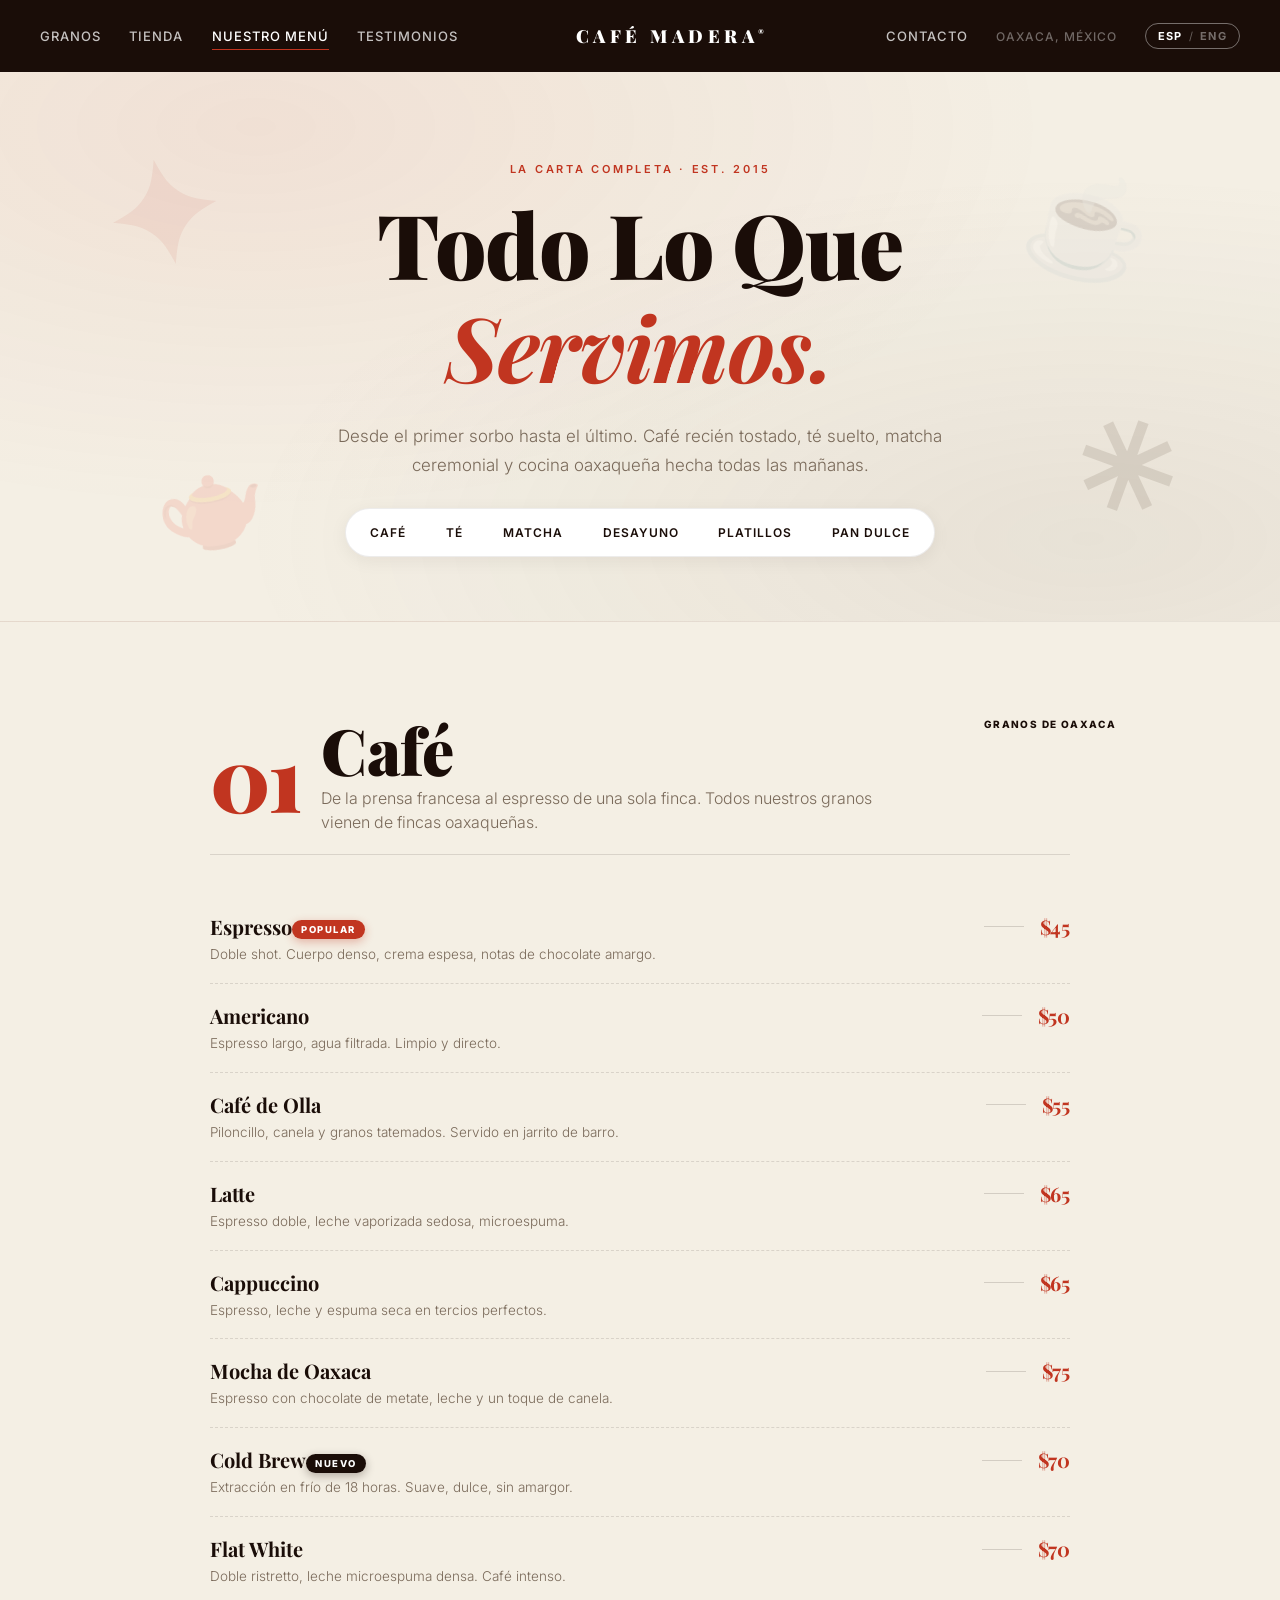
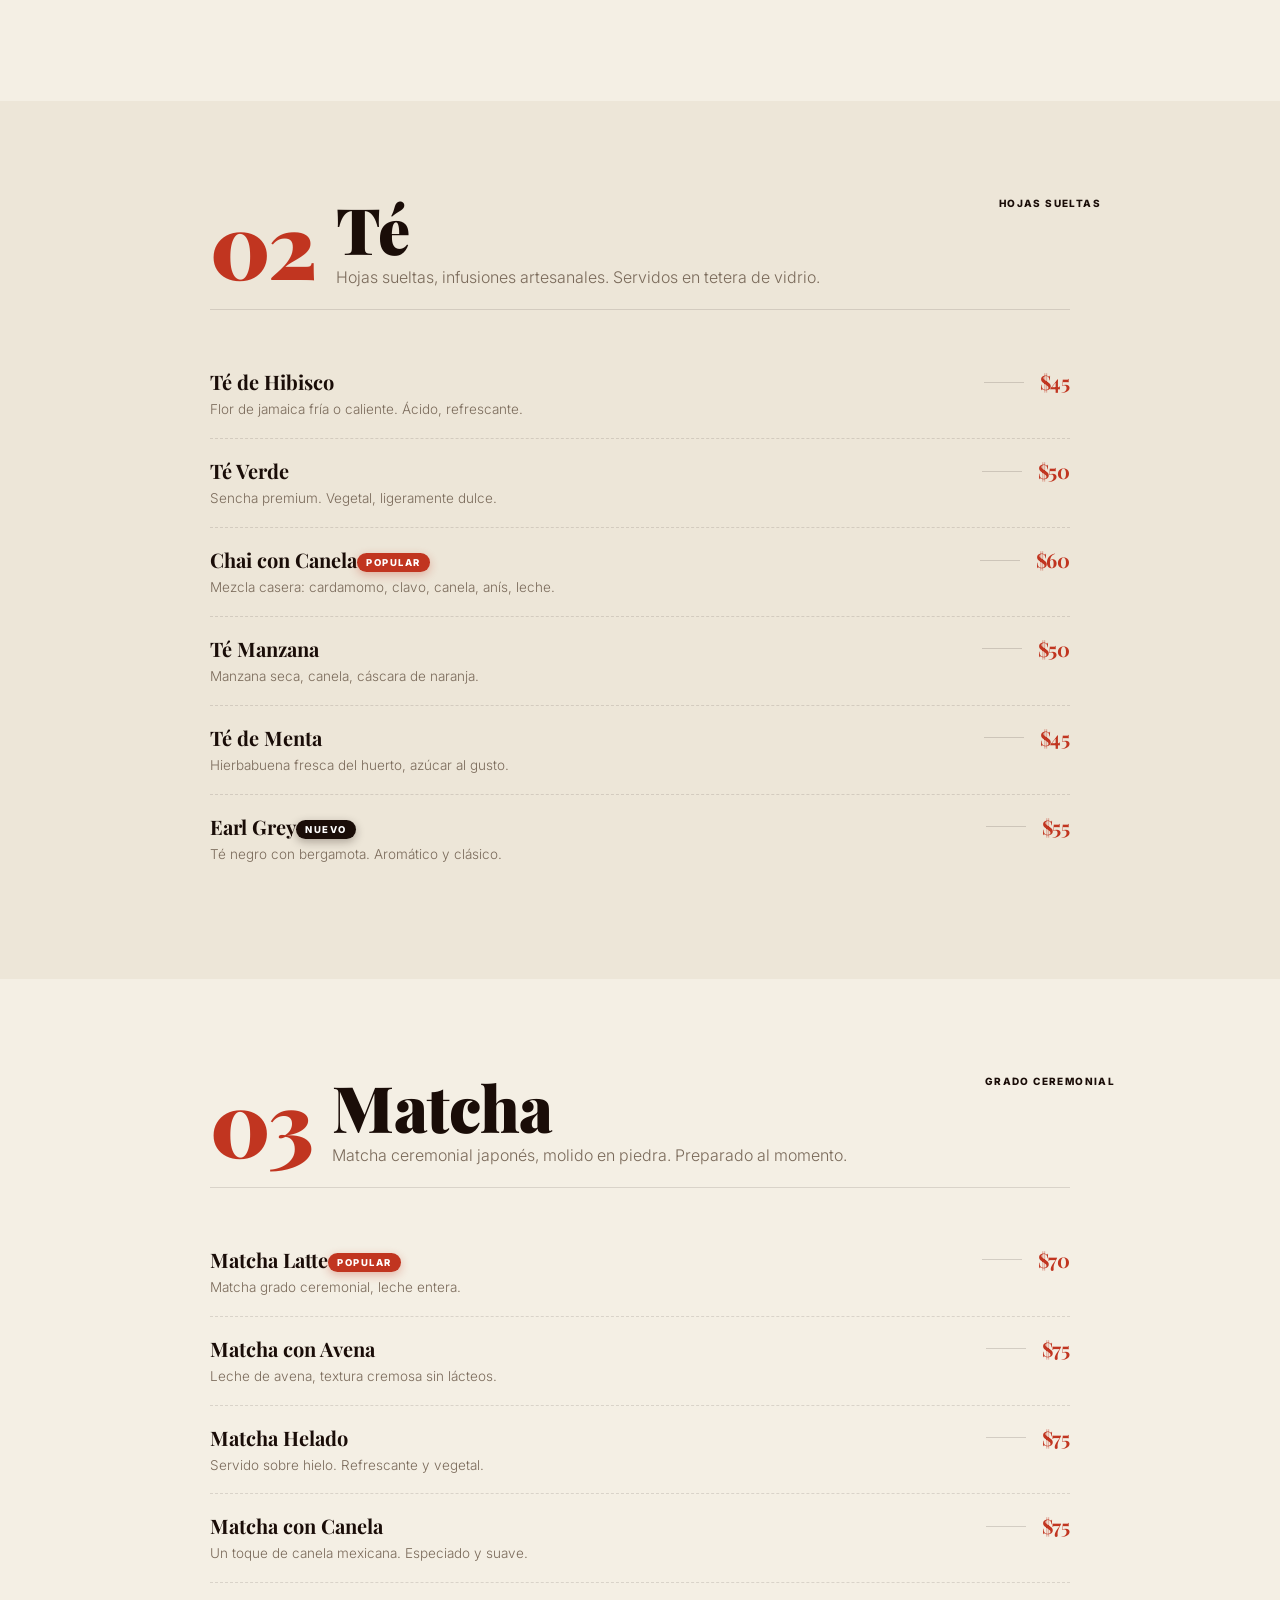
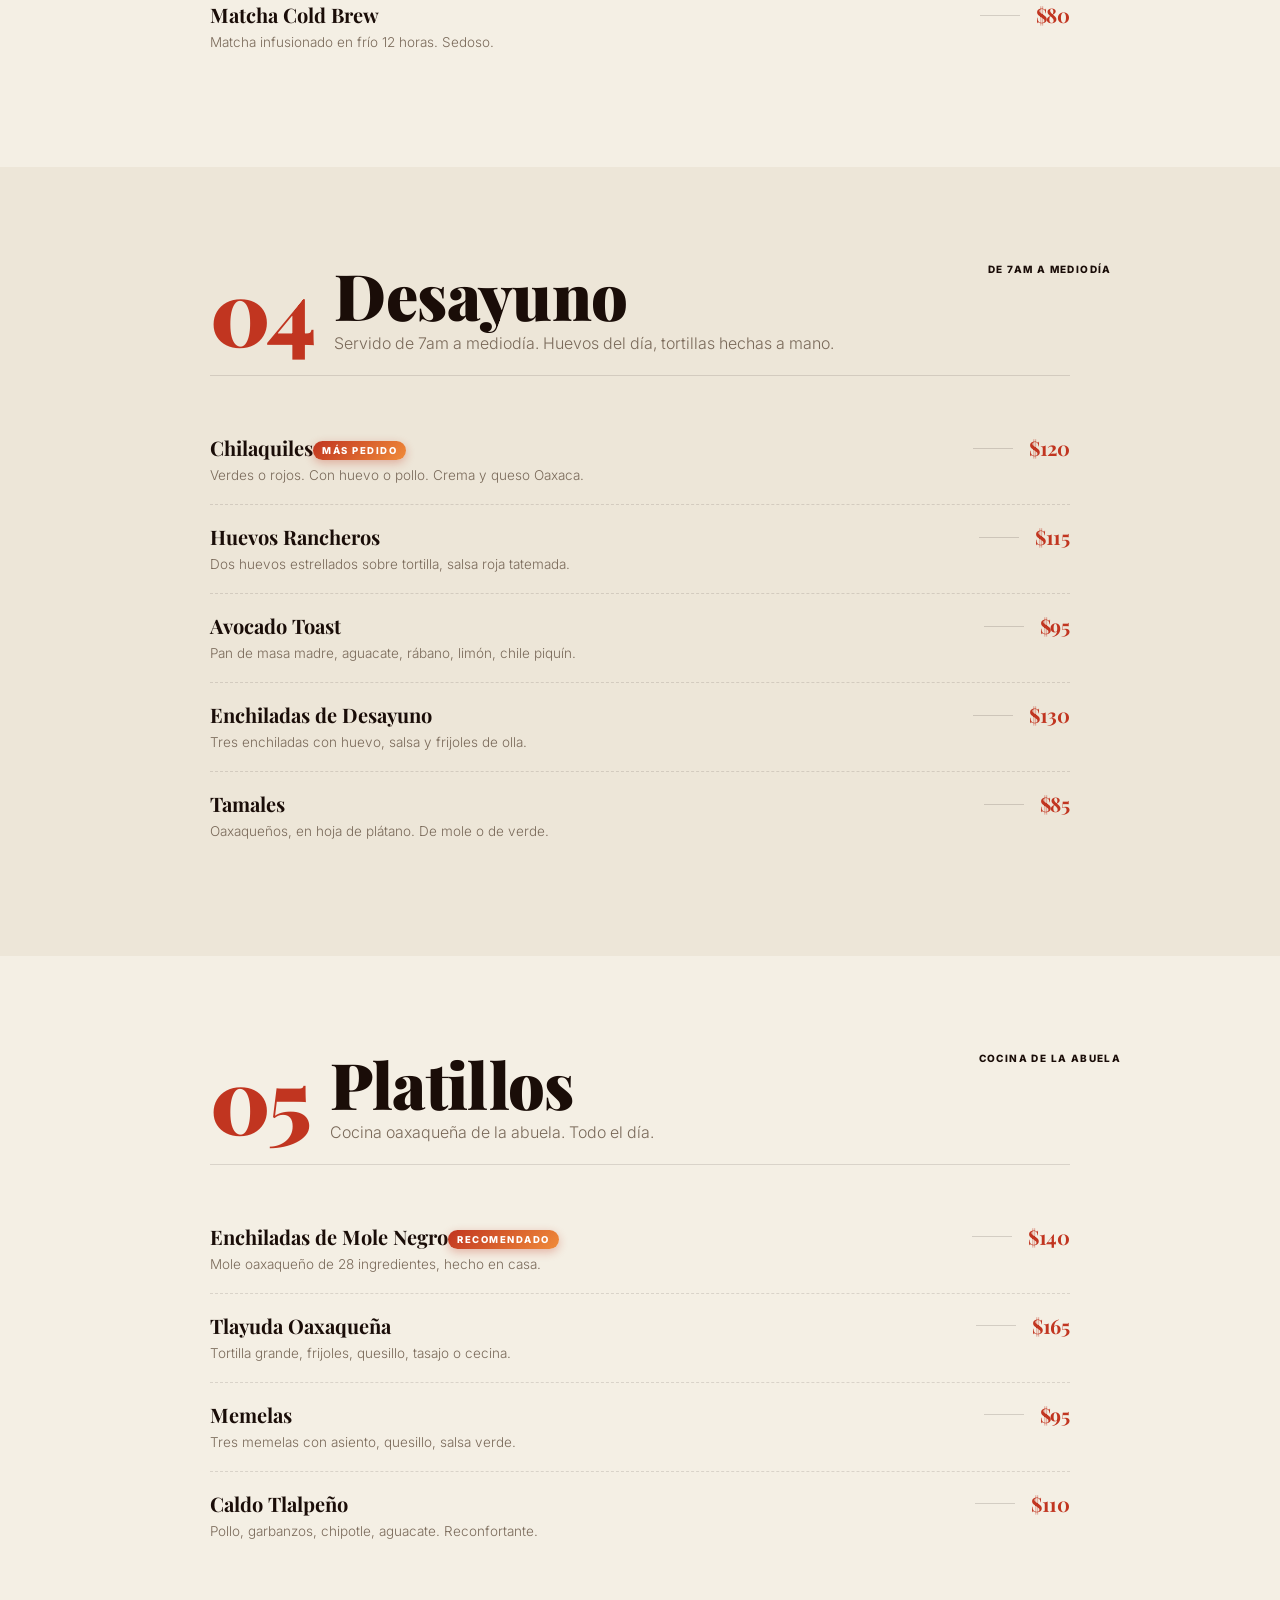
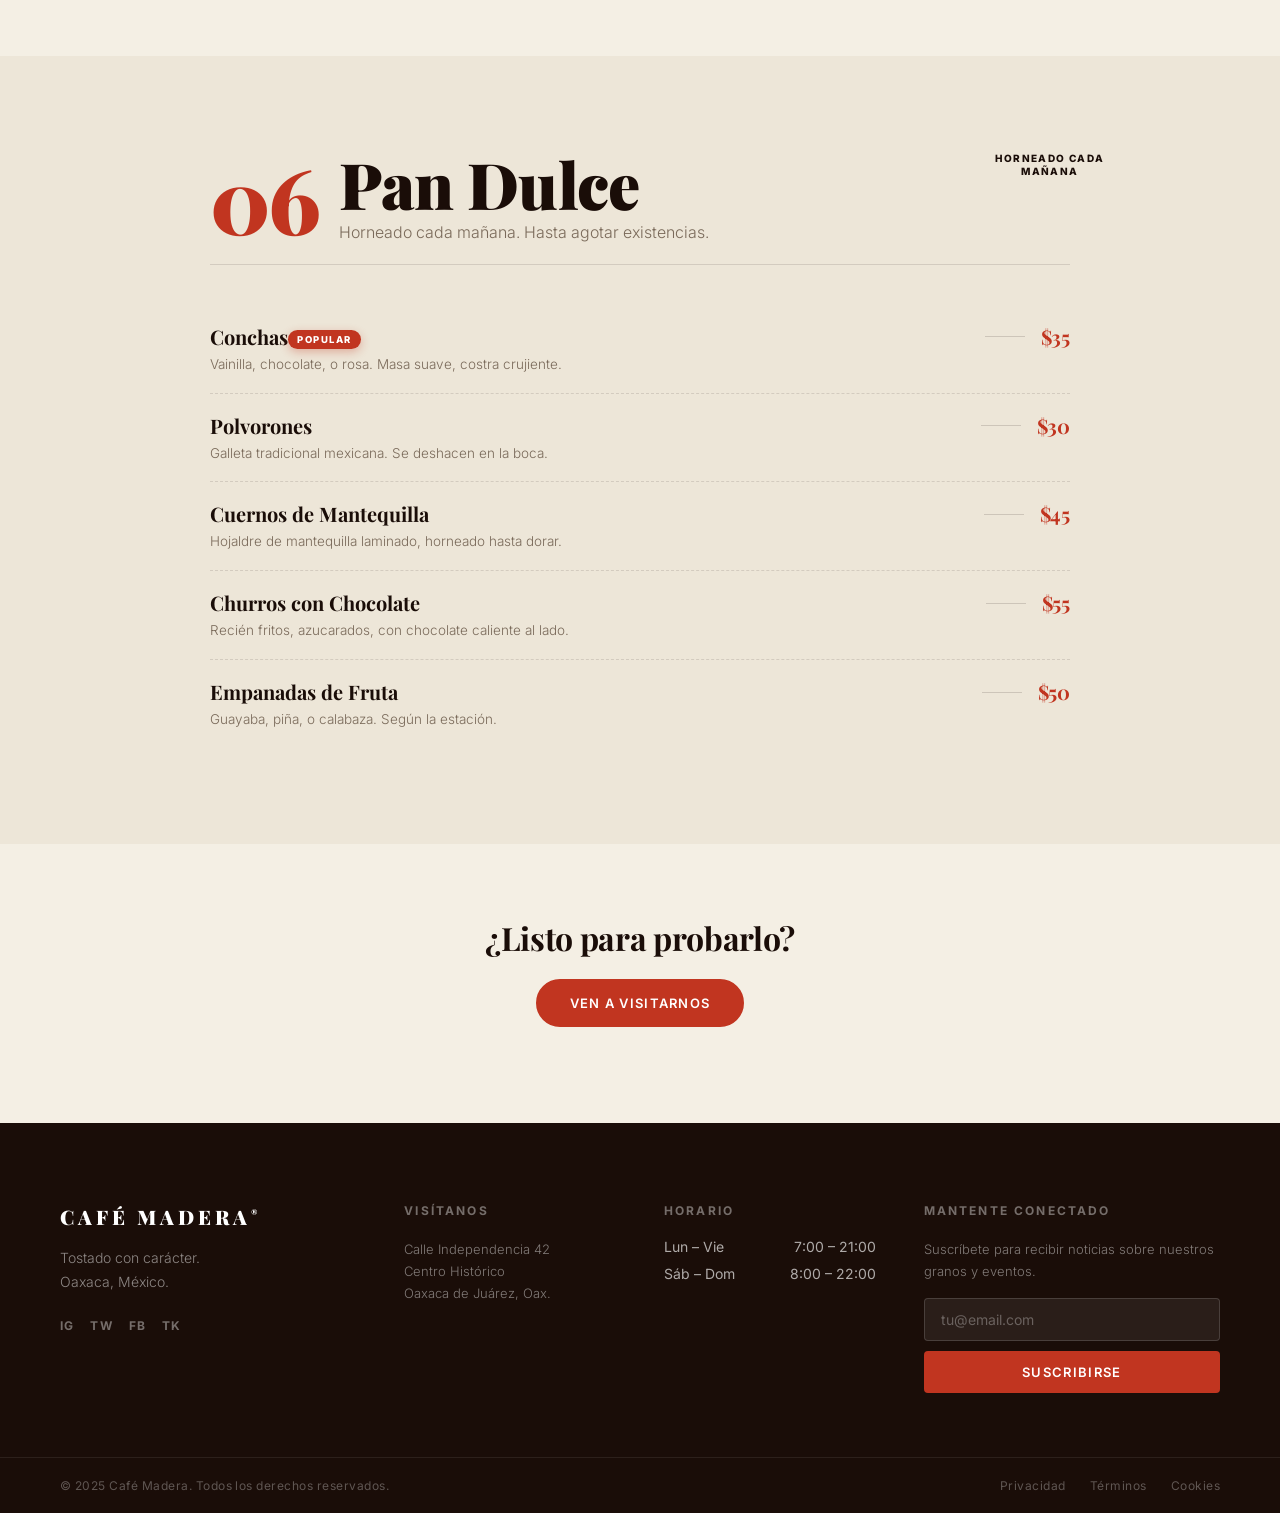
<file: menu.html>
<!DOCTYPE html>
<html lang="es" data-lang="es">
<head>
  <meta charset="UTF-8">
  <meta name="viewport" content="width=device-width, initial-scale=1.0">
  <meta name="description" content="Menú completo de Café Madera — café, té, matcha, desayuno oaxaqueño, pan dulce y más.">
  <meta name="google" content="notranslate">
  <title>Menú — Café Madera</title>
  <link rel="preconnect" href="https://fonts.googleapis.com">
  <link rel="preconnect" href="https://fonts.gstatic.com" crossorigin>
  <link href="https://fonts.googleapis.com/css2?family=Playfair+Display:ital,wght@0,400;0,700;0,900;1,400;1,700;1,900&family=Inter:wght@300;400;500;600&display=swap" rel="stylesheet">
  <link rel="stylesheet" href="css/styles.css">
</head>
<body class="loading subpage">

  <div class="loader" id="loader">
    <div class="loader__inner">
      <div class="loader__logo">CAFÉ MADERA</div>
      <div class="loader__bar"><span></span></div>
    </div>
  </div>

  <nav class="nav scrolled" id="nav">
    <div class="nav__inner">
      <div class="nav__left">
        <a href="shop.html" data-i18n="nav.granos">Granos</a>
        <a href="shop.html" data-i18n="nav.tienda">Tienda</a>
        <a href="menu.html" class="is-current" data-i18n="nav.menu">Nuestro Menú</a>
        <a href="index.html#testimonials" data-i18n="nav.testimonios">Testimonios</a>
      </div>
      <a href="index.html" class="nav__logo">CAFÉ MADERA<sup>®</sup></a>
      <div class="nav__right">
        <a href="index.html#contact" data-i18n="nav.contacto">Contacto</a>
        <a href="index.html#contact" class="nav__location" data-i18n="nav.location">Oaxaca, México</a>
        <button class="lang-toggle notranslate" id="langToggle" aria-label="Toggle language" data-lang="es" translate="no">
          <span class="lang-toggle__opt" data-opt="es">ESP</span>
          <span class="lang-toggle__sep" aria-hidden="true">/</span>
          <span class="lang-toggle__opt" data-opt="en">ENG</span>
        </button>
      </div>
      <button class="nav__hamburger" id="navHamburger" aria-label="Toggle menu">
        <span></span><span></span><span></span>
      </button>
    </div>
    <div class="nav__mobile" id="navMobile">
      <div class="nav__mobile-links">
        <a href="shop.html" data-i18n="nav.granos">Granos</a>
        <a href="shop.html" data-i18n="nav.tienda">Tienda</a>
        <a href="menu.html" data-i18n="nav.menu">Nuestro Menú</a>
        <a href="index.html#testimonials" data-i18n="nav.testimonios">Testimonios</a>
        <a href="index.html#contact" data-i18n="nav.contacto">Contacto</a>
        <button class="lang-toggle lang-toggle--mobile notranslate" id="langToggleMobile" aria-label="Toggle language" data-lang="es" translate="no">
          <span class="lang-toggle__opt" data-opt="es">ESP</span>
          <span class="lang-toggle__sep" aria-hidden="true">/</span>
          <span class="lang-toggle__opt" data-opt="en">ENG</span>
        </button>
      </div>
    </div>
  </nav>

  <!-- Subpage hero -->
  <header class="page-hero page-hero--menu">
    <div class="page-hero__deco" aria-hidden="true">
      <span class="page-hero__glyph page-hero__glyph--1">✦</span>
      <span class="page-hero__glyph page-hero__glyph--2">☕</span>
      <span class="page-hero__glyph page-hero__glyph--3">🫖</span>
      <span class="page-hero__glyph page-hero__glyph--4">✳</span>
    </div>
    <div class="page-hero__inner">
      <p class="section-label reveal" data-i18n="menuPage.label">LA CARTA COMPLETA · EST. 2015</p>
      <h1 class="page-hero__title">
        <span class="reveal-line"><span data-i18n="menuPage.title1">Todo Lo Que</span></span>
        <span class="reveal-line"><em data-i18n="menuPage.title2">Servimos.</em></span>
      </h1>
      <p class="page-hero__body reveal" data-i18n="menuPage.body">Desde el primer sorbo hasta el último. Café recién tostado, té suelto, matcha ceremonial y cocina oaxaqueña hecha todas las mañanas.</p>
      <nav class="page-hero__anchors reveal" aria-label="Menu sections">
        <a href="#coffee" data-i18n="menu.coffee">Café</a>
        <a href="#tea" data-i18n="menu.tea">Té</a>
        <a href="#matcha" data-i18n="menu.matcha">Matcha</a>
        <a href="#breakfast" data-i18n="menu.breakfast">Desayuno</a>
        <a href="#dishes" data-i18n="menuPage.dishes">Platillos</a>
        <a href="#pastries" data-i18n="menuPage.pastries">Pan Dulce</a>
      </nav>
    </div>
  </header>

  <!-- Coffee -->
  <section class="menu-section menu-section--coffee" id="coffee">
    <div class="menu-section__inner">
      <div class="menu-section__stamp reveal" aria-hidden="true"><img src="https://images.unsplash.com/photo-1514432324607-a09d9b4aefdd?auto=format&fit=crop&w=300&q=80" alt="Café" loading="lazy" onerror="this.style.display='none'"><em>Granos de Oaxaca</em></div>
      <div class="menu-section__head reveal">
        <span class="menu-section__num">01</span>
        <h2 data-i18n="menu.coffee">Café</h2>
        <p data-i18n="menuPage.coffeeIntro">De la prensa francesa al espresso de una sola finca. Todos nuestros granos vienen de fincas oaxaqueñas.</p>
      </div>
      <ul class="menu-list">
        <li class="menu-list__item reveal">
          <div class="menu-list__text">
            <h3 data-i18n="items.espresso">Espresso</h3><span class="menu-list__badge" data-i18n="menuPage.badgePopular">POPULAR</span>
            <p data-i18n="menuPage.espressoDesc">Doble shot. Cuerpo denso, crema espesa, notas de chocolate amargo.</p>
          </div>
          <span class="menu-list__price">$45</span>
        </li>
        <li class="menu-list__item reveal">
          <div class="menu-list__text">
            <h3 data-i18n="items.americano">Americano</h3>
            <p data-i18n="menuPage.americanoDesc">Espresso largo, agua filtrada. Limpio y directo.</p>
          </div>
          <span class="menu-list__price">$50</span>
        </li>
        <li class="menu-list__item reveal">
          <div class="menu-list__text">
            <h3 data-i18n="items.cafeOlla">Café de Olla</h3>
            <p data-i18n="menuPage.cafeOllaDesc">Piloncillo, canela y granos tatemados. Servido en jarrito de barro.</p>
          </div>
          <span class="menu-list__price">$55</span>
        </li>
        <li class="menu-list__item reveal">
          <div class="menu-list__text">
            <h3 data-i18n="items.latte">Latte</h3>
            <p data-i18n="menuPage.latteDesc">Espresso doble, leche vaporizada sedosa, microespuma.</p>
          </div>
          <span class="menu-list__price">$65</span>
        </li>
        <li class="menu-list__item reveal">
          <div class="menu-list__text">
            <h3 data-i18n="items.cappuccino">Cappuccino</h3>
            <p data-i18n="menuPage.cappuccinoDesc">Espresso, leche y espuma seca en tercios perfectos.</p>
          </div>
          <span class="menu-list__price">$65</span>
        </li>
        <li class="menu-list__item reveal">
          <div class="menu-list__text">
            <h3 data-i18n="menuPage.mocha">Mocha de Oaxaca</h3>
            <p data-i18n="menuPage.mochaDesc">Espresso con chocolate de metate, leche y un toque de canela.</p>
          </div>
          <span class="menu-list__price">$75</span>
        </li>
        <li class="menu-list__item reveal">
          <div class="menu-list__text">
            <h3 data-i18n="menuPage.coldBrew">Cold Brew</h3><span class="menu-list__badge menu-list__badge--new" data-i18n="menuPage.badgeNew">NUEVO</span>
            <p data-i18n="menuPage.coldBrewDesc">Extracción en frío de 18 horas. Suave, dulce, sin amargor.</p>
          </div>
          <span class="menu-list__price">$70</span>
        </li>
        <li class="menu-list__item reveal">
          <div class="menu-list__text">
            <h3 data-i18n="menuPage.flatWhite">Flat White</h3>
            <p data-i18n="menuPage.flatWhiteDesc">Doble ristretto, leche microespuma densa. Café intenso.</p>
          </div>
          <span class="menu-list__price">$70</span>
        </li>
      </ul>
    </div>
  </section>

  <!-- Tea -->
  <section class="menu-section menu-section--tea menu-section--alt" id="tea">
    <div class="menu-section__inner">
      <div class="menu-section__stamp reveal" aria-hidden="true"><img src="https://images.unsplash.com/photo-1556679343-c7306c1976bc?auto=format&fit=crop&w=300&q=80" alt="Té" loading="lazy" onerror="this.style.display='none'"><em>Hojas sueltas</em></div>
      <div class="menu-section__head reveal">
        <span class="menu-section__num">02</span>
        <h2 data-i18n="menu.tea">Té</h2>
        <p data-i18n="menuPage.teaIntro">Hojas sueltas, infusiones artesanales. Servidos en tetera de vidrio.</p>
      </div>
      <ul class="menu-list">
        <li class="menu-list__item reveal"><div class="menu-list__text"><h3 data-i18n="items.hibisco">Té de Hibisco</h3><p data-i18n="menuPage.hibiscoDesc">Flor de jamaica fría o caliente. Ácido, refrescante.</p></div><span class="menu-list__price">$45</span></li>
        <li class="menu-list__item reveal"><div class="menu-list__text"><h3 data-i18n="items.verde">Té Verde</h3><p data-i18n="menuPage.verdeDesc">Sencha premium. Vegetal, ligeramente dulce.</p></div><span class="menu-list__price">$50</span></li>
        <li class="menu-list__item reveal"><div class="menu-list__text"><h3 data-i18n="items.chai">Chai con Canela</h3><span class="menu-list__badge" data-i18n="menuPage.badgePopular">POPULAR</span><p data-i18n="menuPage.chaiDesc">Mezcla casera: cardamomo, clavo, canela, anís, leche.</p></div><span class="menu-list__price">$60</span></li>
        <li class="menu-list__item reveal"><div class="menu-list__text"><h3 data-i18n="items.manzana">Té Manzana</h3><p data-i18n="menuPage.manzanaDesc">Manzana seca, canela, cáscara de naranja.</p></div><span class="menu-list__price">$50</span></li>
        <li class="menu-list__item reveal"><div class="menu-list__text"><h3 data-i18n="items.menta">Té de Menta</h3><p data-i18n="menuPage.mentaDesc">Hierbabuena fresca del huerto, azúcar al gusto.</p></div><span class="menu-list__price">$45</span></li>
        <li class="menu-list__item reveal"><div class="menu-list__text"><h3 data-i18n="menuPage.earlGrey">Earl Grey</h3><span class="menu-list__badge menu-list__badge--new" data-i18n="menuPage.badgeNew">NUEVO</span><p data-i18n="menuPage.earlGreyDesc">Té negro con bergamota. Aromático y clásico.</p></div><span class="menu-list__price">$55</span></li>
      </ul>
    </div>
  </section>

  <!-- Matcha -->
  <section class="menu-section menu-section--matcha" id="matcha">
    <div class="menu-section__inner">
      <div class="menu-section__stamp reveal" aria-hidden="true"><img src="https://images.unsplash.com/photo-1536256263959-770b48d82b0a?auto=format&fit=crop&w=300&q=80" alt="Matcha" loading="lazy" onerror="this.style.display='none'"><em>Grado ceremonial</em></div>
      <div class="menu-section__head reveal">
        <span class="menu-section__num">03</span>
        <h2 data-i18n="menu.matcha">Matcha</h2>
        <p data-i18n="menuPage.matchaIntro">Matcha ceremonial japonés, molido en piedra. Preparado al momento.</p>
      </div>
      <ul class="menu-list">
        <li class="menu-list__item reveal"><div class="menu-list__text"><h3 data-i18n="items.matchaLatte">Matcha Latte</h3><span class="menu-list__badge" data-i18n="menuPage.badgePopular">POPULAR</span><p data-i18n="menuPage.matchaLatteDesc">Matcha grado ceremonial, leche entera.</p></div><span class="menu-list__price">$70</span></li>
        <li class="menu-list__item reveal"><div class="menu-list__text"><h3 data-i18n="items.matchaOat">Matcha con Avena</h3><p data-i18n="menuPage.matchaOatDesc">Leche de avena, textura cremosa sin lácteos.</p></div><span class="menu-list__price">$75</span></li>
        <li class="menu-list__item reveal"><div class="menu-list__text"><h3 data-i18n="items.matchaIce">Matcha Helado</h3><p data-i18n="menuPage.matchaIceDesc">Servido sobre hielo. Refrescante y vegetal.</p></div><span class="menu-list__price">$75</span></li>
        <li class="menu-list__item reveal"><div class="menu-list__text"><h3 data-i18n="items.matchaCinnamon">Matcha con Canela</h3><p data-i18n="menuPage.matchaCinnamonDesc">Un toque de canela mexicana. Especiado y suave.</p></div><span class="menu-list__price">$75</span></li>
        <li class="menu-list__item reveal"><div class="menu-list__text"><h3 data-i18n="items.matchaCold">Matcha Cold Brew</h3><p data-i18n="menuPage.matchaColdDesc">Matcha infusionado en frío 12 horas. Sedoso.</p></div><span class="menu-list__price">$80</span></li>
      </ul>
    </div>
  </section>

  <!-- Breakfast -->
  <section class="menu-section menu-section--breakfast menu-section--alt" id="breakfast">
    <div class="menu-section__inner">
      <div class="menu-section__stamp reveal" aria-hidden="true"><img src="https://images.unsplash.com/photo-1504754524776-8f4f37790ca0?auto=format&fit=crop&w=300&q=80" alt="Desayuno" loading="lazy" onerror="this.style.display='none'"><em>De 7am a mediodía</em></div>
      <div class="menu-section__head reveal">
        <span class="menu-section__num">04</span>
        <h2 data-i18n="menu.breakfast">Desayuno</h2>
        <p data-i18n="menuPage.breakfastIntro">Servido de 7am a mediodía. Huevos del día, tortillas hechas a mano.</p>
      </div>
      <ul class="menu-list">
        <li class="menu-list__item reveal"><div class="menu-list__text"><h3 data-i18n="items.chilaquiles">Chilaquiles</h3><span class="menu-list__badge menu-list__badge--hot" data-i18n="menuPage.badgeTop">MÁS PEDIDO</span><p data-i18n="menuPage.chilaquilesDesc">Verdes o rojos. Con huevo o pollo. Crema y queso Oaxaca.</p></div><span class="menu-list__price">$120</span></li>
        <li class="menu-list__item reveal"><div class="menu-list__text"><h3 data-i18n="items.huevos">Huevos Rancheros</h3><p data-i18n="menuPage.huevosDesc">Dos huevos estrellados sobre tortilla, salsa roja tatemada.</p></div><span class="menu-list__price">$115</span></li>
        <li class="menu-list__item reveal"><div class="menu-list__text"><h3 data-i18n="items.avocado">Avocado Toast</h3><p data-i18n="menuPage.avocadoDesc">Pan de masa madre, aguacate, rábano, limón, chile piquín.</p></div><span class="menu-list__price">$95</span></li>
        <li class="menu-list__item reveal"><div class="menu-list__text"><h3 data-i18n="items.enchiladas">Enchiladas de Desayuno</h3><p data-i18n="menuPage.enchiladasDesc">Tres enchiladas con huevo, salsa y frijoles de olla.</p></div><span class="menu-list__price">$130</span></li>
        <li class="menu-list__item reveal"><div class="menu-list__text"><h3 data-i18n="items.tamales">Tamales</h3><p data-i18n="menuPage.tamalesDesc">Oaxaqueños, en hoja de plátano. De mole o de verde.</p></div><span class="menu-list__price">$85</span></li>
      </ul>
    </div>
  </section>

  <!-- Dishes -->
  <section class="menu-section menu-section--dishes" id="dishes">
    <div class="menu-section__inner">
      <div class="menu-section__stamp reveal" aria-hidden="true"><img src="https://images.unsplash.com/photo-1568827999250-3f6afff96e66?auto=format&fit=crop&w=300&q=80" alt="Platillos" loading="lazy" onerror="this.style.display='none'"><em>Cocina de la abuela</em></div>
      <div class="menu-section__head reveal">
        <span class="menu-section__num">05</span>
        <h2 data-i18n="menuPage.dishes">Platillos</h2>
        <p data-i18n="menuPage.dishesIntro">Cocina oaxaqueña de la abuela. Todo el día.</p>
      </div>
      <ul class="menu-list">
        <li class="menu-list__item reveal"><div class="menu-list__text"><h3 data-i18n="menuPage.mole">Enchiladas de Mole Negro</h3><span class="menu-list__badge menu-list__badge--hot" data-i18n="menuPage.badgeChef">RECOMENDADO</span><p data-i18n="menuPage.moleDesc">Mole oaxaqueño de 28 ingredientes, hecho en casa.</p></div><span class="menu-list__price">$140</span></li>
        <li class="menu-list__item reveal"><div class="menu-list__text"><h3 data-i18n="menuPage.tlayuda">Tlayuda Oaxaqueña</h3><p data-i18n="menuPage.tlayudaDesc">Tortilla grande, frijoles, quesillo, tasajo o cecina.</p></div><span class="menu-list__price">$165</span></li>
        <li class="menu-list__item reveal"><div class="menu-list__text"><h3 data-i18n="menuPage.memelas">Memelas</h3><p data-i18n="menuPage.memelasDesc">Tres memelas con asiento, quesillo, salsa verde.</p></div><span class="menu-list__price">$95</span></li>
        <li class="menu-list__item reveal"><div class="menu-list__text"><h3 data-i18n="menuPage.caldo">Caldo Tlalpeño</h3><p data-i18n="menuPage.caldoDesc">Pollo, garbanzos, chipotle, aguacate. Reconfortante.</p></div><span class="menu-list__price">$110</span></li>
      </ul>
    </div>
  </section>

  <!-- Pastries -->
  <section class="menu-section menu-section--pastries menu-section--alt" id="pastries">
    <div class="menu-section__inner">
      <div class="menu-section__stamp reveal" aria-hidden="true"><img src="https://images.unsplash.com/photo-1509440159596-0249088772ff?auto=format&fit=crop&w=300&q=80" alt="Pan Dulce" loading="lazy" onerror="this.style.display='none'"><em>Horneado cada mañana</em></div>
      <div class="menu-section__head reveal">
        <span class="menu-section__num">06</span>
        <h2 data-i18n="menuPage.pastries">Pan Dulce</h2>
        <p data-i18n="menuPage.pastriesIntro">Horneado cada mañana. Hasta agotar existencias.</p>
      </div>
      <ul class="menu-list">
        <li class="menu-list__item reveal"><div class="menu-list__text"><h3 data-i18n="pastry.conchas">Conchas</h3><span class="menu-list__badge" data-i18n="menuPage.badgePopular">POPULAR</span><p data-i18n="menuPage.conchasDesc">Vainilla, chocolate, o rosa. Masa suave, costra crujiente.</p></div><span class="menu-list__price">$35</span></li>
        <li class="menu-list__item reveal"><div class="menu-list__text"><h3 data-i18n="pastry.polvorones">Polvorones</h3><p data-i18n="menuPage.polvoronesDesc">Galleta tradicional mexicana. Se deshacen en la boca.</p></div><span class="menu-list__price">$30</span></li>
        <li class="menu-list__item reveal"><div class="menu-list__text"><h3 data-i18n="pastry.cuernos">Cuernos de Mantequilla</h3><p data-i18n="menuPage.cuernosDesc">Hojaldre de mantequilla laminado, horneado hasta dorar.</p></div><span class="menu-list__price">$45</span></li>
        <li class="menu-list__item reveal"><div class="menu-list__text"><h3 data-i18n="pastry.churros">Churros con Chocolate</h3><p data-i18n="menuPage.churrosDesc">Recién fritos, azucarados, con chocolate caliente al lado.</p></div><span class="menu-list__price">$55</span></li>
        <li class="menu-list__item reveal"><div class="menu-list__text"><h3 data-i18n="pastry.empanadas">Empanadas de Fruta</h3><p data-i18n="menuPage.empanadasDesc">Guayaba, piña, o calabaza. Según la estación.</p></div><span class="menu-list__price">$50</span></li>
      </ul>
    </div>
  </section>

  <!-- CTA back home -->
  <section class="page-cta reveal">
    <div class="page-cta__inner">
      <p data-i18n="menuPage.footerNote">¿Listo para probarlo?</p>
      <a href="index.html#contact" class="btn btn--primary" data-i18n="menuPage.visitUs">Ven a Visitarnos</a>
    </div>
  </section>

  <!-- Footer -->
  <footer class="footer" id="contact">
    <div class="footer__top">
      <div class="footer__brand reveal">
        <div class="footer__logo">CAFÉ MADERA<sup>®</sup></div>
        <p data-i18n="footer.tagline">Tostado con carácter.<br>Oaxaca, México.</p>
        <div class="footer__social">
          <a href="#" aria-label="Instagram">IG</a>
          <a href="#" aria-label="Twitter">TW</a>
          <a href="#" aria-label="Facebook">FB</a>
          <a href="#" aria-label="TikTok">TK</a>
        </div>
      </div>
      <div class="footer__col reveal" style="--delay:0.1s">
        <h4 data-i18n="footer.visitUs">Visítanos</h4>
        <p data-i18n="footer.address">Calle Independencia 42<br>Centro Histórico<br>Oaxaca de Juárez, Oax.</p>
      </div>
      <div class="footer__col reveal" style="--delay:0.2s">
        <h4 data-i18n="footer.hours">Horario</h4>
        <ul class="footer__hours">
          <li><span data-i18n="footer.weekdays">Lun – Vie</span><span>7:00 – 21:00</span></li>
          <li><span data-i18n="footer.weekends">Sáb – Dom</span><span>8:00 – 22:00</span></li>
        </ul>
      </div>
      <div class="footer__col reveal" style="--delay:0.3s">
        <h4 data-i18n="footer.newsletter">Mantente Conectado</h4>
        <p data-i18n="footer.newsletterSub">Suscríbete para recibir noticias sobre nuestros granos y eventos.</p>
        <form class="footer__form" onsubmit="return false;">
          <input type="email" data-i18n-placeholder="footer.emailPlaceholder" placeholder="tu@email.com" aria-label="Email">
          <button type="submit" data-i18n="footer.subscribe">Suscribirse</button>
        </form>
      </div>
    </div>
    <div class="footer__bottom">
      <p data-i18n="footer.rights">© 2025 Café Madera. Todos los derechos reservados.</p>
      <nav class="footer__nav">
        <a href="#" data-i18n="footer.privacy">Privacidad</a>
        <a href="#" data-i18n="footer.terms">Términos</a>
        <a href="#" data-i18n="footer.cookies">Cookies</a>
      </nav>
    </div>
  </footer>

  <script src="js/main.js"></script>
</body>
</html>
</file>
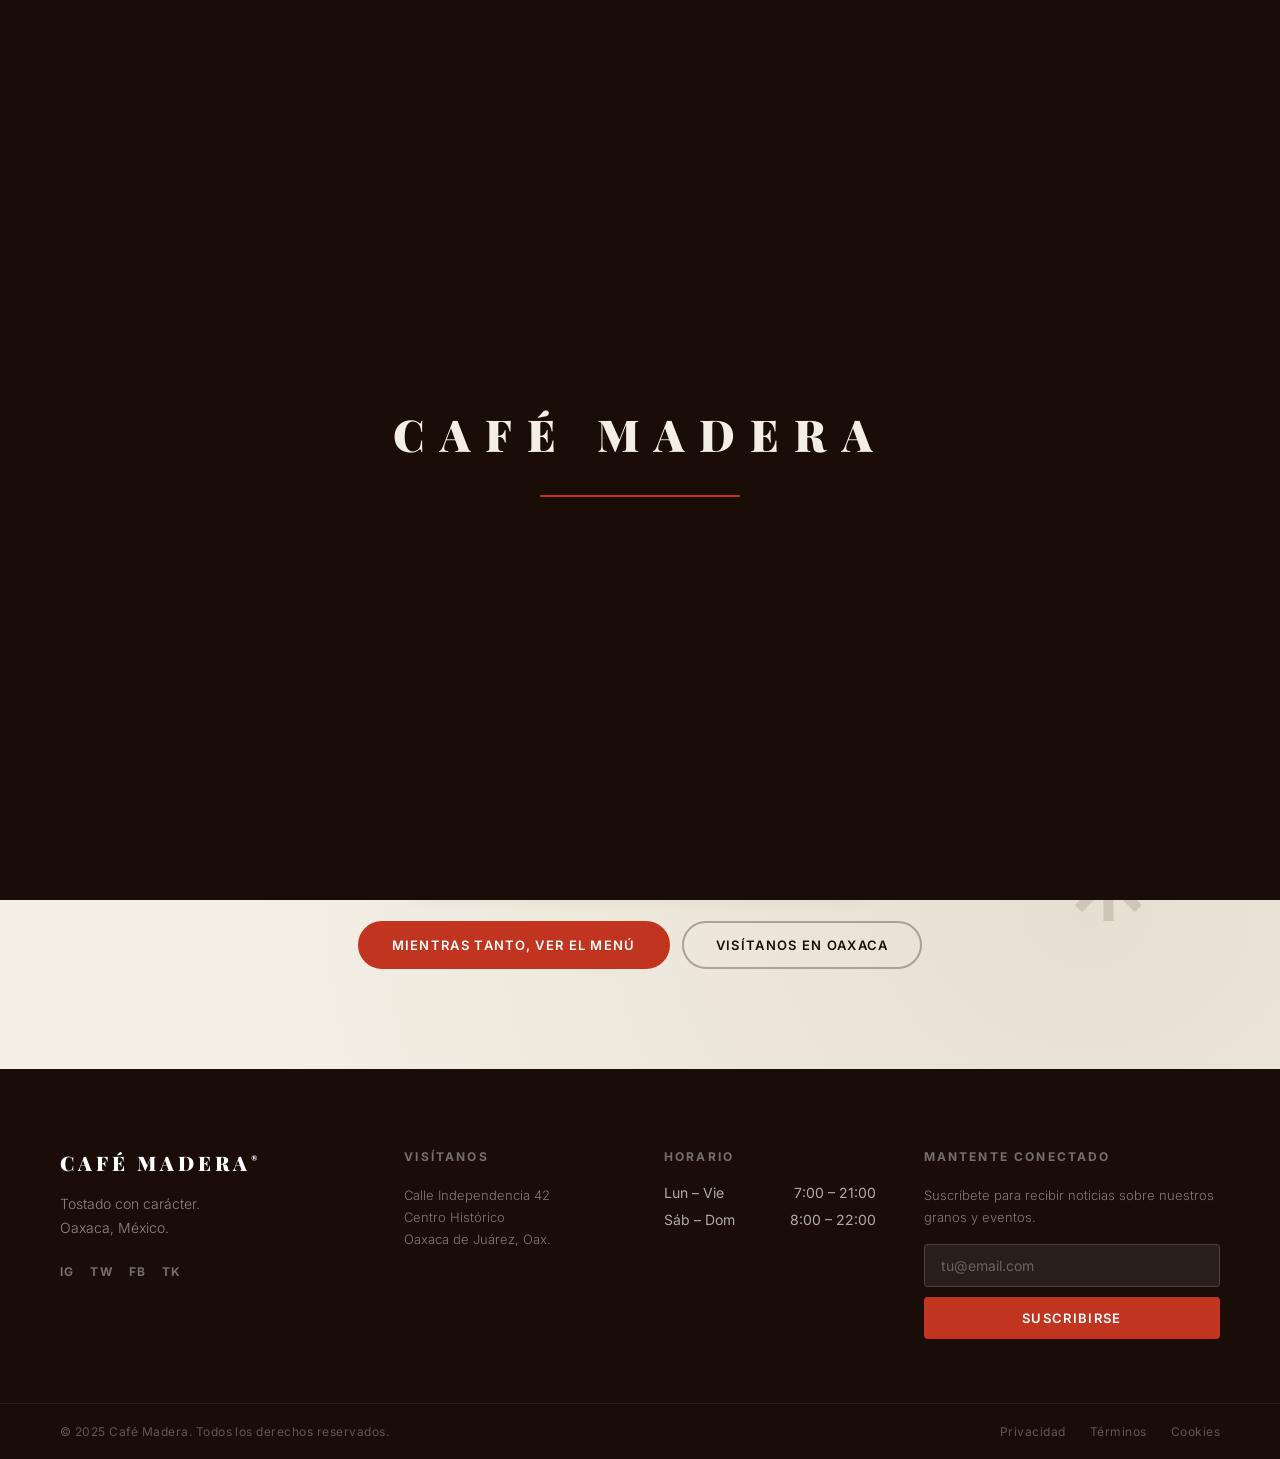
<file: shop.html>
<!DOCTYPE html>
<html lang="es" data-lang="es">
<head>
  <meta charset="UTF-8">
  <meta name="viewport" content="width=device-width, initial-scale=1.0">
  <meta name="description" content="La tienda de granos de Café Madera está próximamente — suscríbete para enterarte del lanzamiento.">
  <meta name="google" content="notranslate">
  <title>Tienda — Próximamente · Café Madera</title>
  <link rel="preconnect" href="https://fonts.googleapis.com">
  <link rel="preconnect" href="https://fonts.gstatic.com" crossorigin>
  <link href="https://fonts.googleapis.com/css2?family=Playfair+Display:ital,wght@0,400;0,700;0,900;1,400;1,700;1,900&family=Inter:wght@300;400;500;600&display=swap" rel="stylesheet">
  <link rel="stylesheet" href="css/styles.css">
</head>
<body class="loading subpage">

  <div class="loader" id="loader">
    <div class="loader__inner">
      <div class="loader__logo">CAFÉ MADERA</div>
      <div class="loader__bar"><span></span></div>
    </div>
  </div>

  <nav class="nav scrolled" id="nav">
    <div class="nav__inner">
      <div class="nav__left">
        <a href="shop.html" class="is-current" data-i18n="nav.granos">Granos</a>
        <a href="shop.html" class="is-current" data-i18n="nav.tienda">Tienda</a>
        <a href="menu.html" data-i18n="nav.menu">Nuestro Menú</a>
        <a href="index.html#testimonials" data-i18n="nav.testimonios">Testimonios</a>
      </div>
      <a href="index.html" class="nav__logo">CAFÉ MADERA<sup>®</sup></a>
      <div class="nav__right">
        <a href="index.html#contact" data-i18n="nav.contacto">Contacto</a>
        <a href="index.html#contact" class="nav__location" data-i18n="nav.location">Oaxaca, México</a>
        <button class="lang-toggle notranslate" id="langToggle" aria-label="Toggle language" data-lang="es" translate="no">
          <span class="lang-toggle__opt" data-opt="es">ESP</span>
          <span class="lang-toggle__sep" aria-hidden="true">/</span>
          <span class="lang-toggle__opt" data-opt="en">ENG</span>
        </button>
      </div>
      <button class="nav__hamburger" id="navHamburger" aria-label="Toggle menu">
        <span></span><span></span><span></span>
      </button>
    </div>
    <div class="nav__mobile" id="navMobile">
      <div class="nav__mobile-links">
        <a href="shop.html" data-i18n="nav.granos">Granos</a>
        <a href="shop.html" data-i18n="nav.tienda">Tienda</a>
        <a href="menu.html" data-i18n="nav.menu">Nuestro Menú</a>
        <a href="index.html#testimonials" data-i18n="nav.testimonios">Testimonios</a>
        <a href="index.html#contact" data-i18n="nav.contacto">Contacto</a>
        <button class="lang-toggle lang-toggle--mobile notranslate" id="langToggleMobile" aria-label="Toggle language" data-lang="es" translate="no">
          <span class="lang-toggle__opt" data-opt="es">ESP</span>
          <span class="lang-toggle__sep" aria-hidden="true">/</span>
          <span class="lang-toggle__opt" data-opt="en">ENG</span>
        </button>
      </div>
    </div>
  </nav>

  <!-- Coming Soon Hero -->
  <section class="coming-soon">
    <div class="coming-soon__bg" aria-hidden="true">
      <span class="coming-soon__glyph coming-soon__glyph--1">☕</span>
      <span class="coming-soon__glyph coming-soon__glyph--2">✦</span>
      <span class="coming-soon__glyph coming-soon__glyph--3">※</span>
      <span class="coming-soon__glyph coming-soon__glyph--4">✳</span>
      <span class="coming-soon__glyph coming-soon__glyph--5">◦</span>
    </div>
    <div class="coming-soon__inner">
      <p class="section-label reveal" data-i18n="comingSoon.label">TIENDA EN LÍNEA</p>
      <h1 class="coming-soon__title page-hero__title">
        <span class="reveal-line"><span data-i18n="comingSoon.title1">Estamos</span></span>
        <span class="reveal-line"><em data-i18n="comingSoon.title2">Tostando.</em></span>
      </h1>
      <p class="coming-soon__body reveal" data-i18n="comingSoon.body">Nuestra tienda en línea abre pronto. Estamos calibrando la tostadora, empaquetando las bolsas y asegurando que cada pedido llegue fresco. Déjanos tu correo y serás el primero en saber cuándo lanzamos.</p>

      <div class="coming-soon__steps reveal">
        <div class="coming-soon__step">
          <span class="coming-soon__step-num">01</span>
          <h3 data-i18n="comingSoon.step1">Tostado</h3>
          <p data-i18n="comingSoon.step1Desc">Seis perfiles calibrados cada lunes.</p>
        </div>
        <div class="coming-soon__step">
          <span class="coming-soon__step-num">02</span>
          <h3 data-i18n="comingSoon.step2">Empacado</h3>
          <p data-i18n="comingSoon.step2Desc">Bolsas selladas con fecha de tueste.</p>
        </div>
        <div class="coming-soon__step">
          <span class="coming-soon__step-num">03</span>
          <h3 data-i18n="comingSoon.step3">Envío</h3>
          <p data-i18n="comingSoon.step3Desc">Salida cada martes desde Oaxaca.</p>
        </div>
      </div>

      <form class="coming-soon__form reveal" onsubmit="event.preventDefault(); this.classList.add('is-sent'); this.querySelector('button').disabled=true;">
        <input type="email" required data-i18n-placeholder="comingSoon.emailPlaceholder" placeholder="tu@email.com" aria-label="Email">
        <button type="submit" data-i18n="comingSoon.notify">Avísame</button>
        <p class="coming-soon__form-sent" data-i18n="comingSoon.sent">¡Listo! Te avisamos cuando abramos.</p>
      </form>

      <div class="coming-soon__ctas reveal">
        <a href="menu.html" class="btn btn--primary" data-i18n="comingSoon.menuCta">Mientras Tanto, Ver el Menú</a>
        <a href="index.html#contact" class="btn btn--outline btn--outline-dark" data-i18n="comingSoon.contactCta">Visítanos en Oaxaca</a>
      </div>
    </div>
  </section>

  <!-- Footer -->
  <footer class="footer" id="contact">
    <div class="footer__top">
      <div class="footer__brand reveal">
        <div class="footer__logo">CAFÉ MADERA<sup>®</sup></div>
        <p data-i18n="footer.tagline">Tostado con carácter.<br>Oaxaca, México.</p>
        <div class="footer__social">
          <a href="#" aria-label="Instagram">IG</a>
          <a href="#" aria-label="Twitter">TW</a>
          <a href="#" aria-label="Facebook">FB</a>
          <a href="#" aria-label="TikTok">TK</a>
        </div>
      </div>
      <div class="footer__col reveal" style="--delay:0.1s">
        <h4 data-i18n="footer.visitUs">Visítanos</h4>
        <p data-i18n="footer.address">Calle Independencia 42<br>Centro Histórico<br>Oaxaca de Juárez, Oax.</p>
      </div>
      <div class="footer__col reveal" style="--delay:0.2s">
        <h4 data-i18n="footer.hours">Horario</h4>
        <ul class="footer__hours">
          <li><span data-i18n="footer.weekdays">Lun – Vie</span><span>7:00 – 21:00</span></li>
          <li><span data-i18n="footer.weekends">Sáb – Dom</span><span>8:00 – 22:00</span></li>
        </ul>
      </div>
      <div class="footer__col reveal" style="--delay:0.3s">
        <h4 data-i18n="footer.newsletter">Mantente Conectado</h4>
        <p data-i18n="footer.newsletterSub">Suscríbete para recibir noticias sobre nuestros granos y eventos.</p>
        <form class="footer__form" onsubmit="return false;">
          <input type="email" data-i18n-placeholder="footer.emailPlaceholder" placeholder="tu@email.com" aria-label="Email">
          <button type="submit" data-i18n="footer.subscribe">Suscribirse</button>
        </form>
      </div>
    </div>
    <div class="footer__bottom">
      <p data-i18n="footer.rights">© 2025 Café Madera. Todos los derechos reservados.</p>
      <nav class="footer__nav">
        <a href="#" data-i18n="footer.privacy">Privacidad</a>
        <a href="#" data-i18n="footer.terms">Términos</a>
        <a href="#" data-i18n="footer.cookies">Cookies</a>
      </nav>
    </div>
  </footer>

  <script src="js/main.js"></script>
</body>
</html>
</file>
<file: css/styles.css>
/* ============================================================
   CAFÉ MADERA — Styles
   ============================================================ */

/* --- Variables -------------------------------------------- */
:root {
  --cream:      #F4EFE4;
  --cream-alt:  #EDE6D8;
  --red:        #C13520;
  --red-dark:   #9E2A19;
  --dark:       #1A0D08;
  --dark-mid:   #2C1A0E;
  --warm-brown: #7A6A5A;
  --beige:      #E0D0BB;

  --font-serif: 'Playfair Display', Georgia, serif;
  --font-sans:  'Inter', system-ui, sans-serif;

  --ease-out:   cubic-bezier(0.22, 1, 0.36, 1);
  --ease-in-out: cubic-bezier(0.77, 0, 0.175, 1);

  --nav-h: 72px;
}

/* --- Reset ------------------------------------------------ */
*, *::before, *::after { box-sizing: border-box; margin: 0; padding: 0; }
html { scroll-behavior: smooth; font-size: 16px; }
body {
  font-family: var(--font-sans);
  background: var(--cream);
  color: var(--dark);
  overflow-x: hidden;
}
body.loading { overflow: hidden; }
img { display: block; width: 100%; height: 100%; object-fit: cover; }
a { text-decoration: none; color: inherit; }
ul { list-style: none; }
button { cursor: pointer; background: none; border: none; font: inherit; }
sup { font-size: 0.5em; vertical-align: super; }

/* --- Loader ----------------------------------------------- */
.loader {
  position: fixed;
  inset: 0;
  background: var(--dark);
  z-index: 9999;
  display: flex;
  align-items: center;
  justify-content: center;
  transition: opacity 0.7s var(--ease-out), visibility 0.7s var(--ease-out);
}
.loader.is-hidden { opacity: 0; visibility: hidden; pointer-events: none; }
.loader__inner { text-align: center; }
.loader__logo {
  font-family: var(--font-serif);
  font-weight: 900;
  font-size: clamp(22px, 4vw, 44px);
  color: var(--cream);
  letter-spacing: 0.35em;
  margin-bottom: 32px;
}
.loader__bar {
  width: 200px;
  height: 2px;
  background: rgba(255,255,255,0.15);
  overflow: hidden;
  margin: 0 auto;
}
.loader__bar span {
  display: block;
  height: 100%;
  background: var(--red);
  transform: translateX(-100%);
  animation: loaderFill 1.4s var(--ease-in-out) forwards;
}
@keyframes loaderFill {
  to { transform: translateX(0); }
}

/* --- Language Transition ---------------------------------- */
.lang-fade { opacity: 0; transition: opacity 0.25s ease; }

/* --- Navigation ------------------------------------------ */
.nav {
  position: fixed;
  top: 0; left: 0; right: 0;
  z-index: 100;
  transition: background 0.4s ease, box-shadow 0.4s ease;
}
.nav.scrolled {
  background: var(--dark);
  box-shadow: 0 1px 0 rgba(255,255,255,0.06);
}
.nav__inner {
  display: flex;
  align-items: center;
  justify-content: space-between;
  height: var(--nav-h);
  padding: 0 40px;
  max-width: 1600px;
  margin: 0 auto;
}
.nav__left, .nav__right {
  display: flex;
  align-items: center;
  gap: 28px;
}
.nav__left a, .nav__right a {
  font-family: var(--font-sans);
  font-size: 13px;
  font-weight: 500;
  letter-spacing: 0.08em;
  text-transform: uppercase;
  color: rgba(255,255,255,0.75);
  transition: color 0.2s ease;
}
.nav__left a:hover, .nav__right a:hover { color: #fff; }
.nav__location { opacity: 0.5 !important; font-size: 12px !important; }
.nav__logo {
  font-family: var(--font-serif);
  font-weight: 900;
  font-size: 18px;
  color: #fff;
  letter-spacing: 0.25em;
  text-transform: uppercase;
  white-space: nowrap;
  transition: opacity 0.2s;
}
.nav__logo:hover { opacity: 0.8; }

.lang-toggle {
  display: inline-flex;
  align-items: center;
  gap: 6px;
  border: 1px solid rgba(255,255,255,0.4);
  color: #fff;
  font-size: 11px;
  font-weight: 700;
  letter-spacing: 0.12em;
  padding: 5px 12px;
  border-radius: 100px;
  transition: background 0.2s ease, border-color 0.2s ease;
}
.lang-toggle:hover {
  background: rgba(255,255,255,0.1);
  border-color: rgba(255,255,255,0.7);
}
.lang-toggle__opt {
  color: rgba(255,255,255,0.4);
  transition: color 0.2s ease;
}
.lang-toggle[data-lang="es"] .lang-toggle__opt[data-opt="es"],
.lang-toggle[data-lang="en"] .lang-toggle__opt[data-opt="en"] {
  color: #fff;
}
.lang-toggle__sep {
  color: rgba(255,255,255,0.35);
  font-weight: 400;
}

.nav__hamburger {
  display: none;
  flex-direction: column;
  gap: 5px;
  padding: 4px;
}
.nav__hamburger span {
  display: block;
  width: 24px;
  height: 2px;
  background: #fff;
  transition: transform 0.3s ease, opacity 0.3s ease;
}
.nav__hamburger.is-open span:nth-child(1) { transform: translateY(7px) rotate(45deg); }
.nav__hamburger.is-open span:nth-child(2) { opacity: 0; }
.nav__hamburger.is-open span:nth-child(3) { transform: translateY(-7px) rotate(-45deg); }

.nav__mobile {
  background: var(--dark);
  overflow: hidden;
  max-height: 0;
  transition: max-height 0.5s var(--ease-out);
}
.nav__mobile.is-open { max-height: 600px; }
.nav__mobile-links {
  display: flex;
  flex-direction: column;
  padding: 20px 40px 32px;
  gap: 20px;
}
.nav__mobile-links a {
  font-size: 14px;
  font-weight: 500;
  letter-spacing: 0.08em;
  text-transform: uppercase;
  color: rgba(255,255,255,0.75);
}
.lang-toggle--mobile {
  align-self: flex-start;
  margin-top: 8px;
}

/* --- Hero ------------------------------------------------- */
.hero {
  position: relative;
  height: 100vh;
  min-height: 600px;
  display: flex;
  align-items: flex-end;
  overflow: hidden;
}
.hero__bg {
  position: absolute;
  inset: -10% 0;
  background-color: #1a0d08;
  background-size: cover;
  background-position: center;
  will-change: transform;
  transition: transform 0s linear;
}
.hero__overlay {
  position: absolute;
  inset: 0;
  background: linear-gradient(
    to bottom,
    rgba(20,8,3,0.3) 0%,
    rgba(20,8,3,0.25) 40%,
    rgba(20,8,3,0.65) 100%
  );
}
.hero__content {
  position: relative;
  z-index: 2;
  padding: 0 60px 80px;
  max-width: 900px;
}
.hero__eyebrow {
  font-family: var(--font-sans);
  font-size: 12px;
  font-weight: 500;
  letter-spacing: 0.2em;
  text-transform: uppercase;
  color: rgba(255,255,255,0.6);
  margin-bottom: 20px;
}
.hero__headline {
  font-family: var(--font-serif);
  font-size: clamp(60px, 10vw, 130px);
  font-weight: 900;
  line-height: 0.95;
  color: #fff;
  display: flex;
  flex-direction: column;
  margin-bottom: 28px;
}
.hero__line { display: block; }
.hero__line--italic {
  font-style: italic;
  font-weight: 700;
  color: var(--cream);
}
.hero__tagline {
  font-size: clamp(14px, 1.5vw, 17px);
  font-weight: 300;
  line-height: 1.7;
  color: rgba(255,255,255,0.75);
  max-width: 420px;
  margin-bottom: 36px;
}
.hero__ctas {
  display: flex;
  gap: 16px;
  flex-wrap: wrap;
}
.hero__aside {
  position: absolute;
  right: 60px;
  bottom: 120px;
  z-index: 2;
  text-align: right;
}
.hero__aside p {
  font-family: var(--font-serif);
  font-style: italic;
  font-size: clamp(14px, 1.8vw, 22px);
  font-weight: 400;
  color: rgba(255,255,255,0.65);
  line-height: 1.6;
}
.hero__bottom {
  position: absolute;
  bottom: 0; left: 0; right: 0;
  z-index: 2;
  border-top: 1px solid rgba(255,255,255,0.12);
  padding: 14px 60px;
  display: flex;
  justify-content: space-between;
}
.hero__bottom span {
  font-size: 11px;
  letter-spacing: 0.18em;
  text-transform: uppercase;
  color: rgba(255,255,255,0.4);
}

/* --- Hero entry animations -------------------------------- */
.hero-anim {
  opacity: 0;
  transform: translateY(30px);
  transition: opacity 0.9s var(--ease-out), transform 0.9s var(--ease-out);
  transition-delay: var(--delay, 0s);
}
.hero-anim.is-live {
  opacity: 1;
  transform: translateY(0);
}

/* --- Buttons ---------------------------------------------- */
.btn {
  display: inline-flex;
  align-items: center;
  justify-content: center;
  padding: 14px 32px;
  font-family: var(--font-sans);
  font-size: 13px;
  font-weight: 600;
  letter-spacing: 0.1em;
  text-transform: uppercase;
  border-radius: 100px;
  transition: background 0.25s ease, color 0.25s ease, border-color 0.25s ease, transform 0.2s ease;
}
.btn:active { transform: scale(0.97); }
.btn--primary {
  background: var(--red);
  color: #fff;
  border: 2px solid var(--red);
}
.btn--primary:hover {
  background: var(--red-dark);
  border-color: var(--red-dark);
}
.btn--outline {
  background: transparent;
  color: #fff;
  border: 2px solid rgba(255,255,255,0.5);
}
.btn--outline:hover {
  border-color: #fff;
  background: rgba(255,255,255,0.08);
}
.btn--white {
  background: #fff;
  color: var(--dark);
  border: 2px solid #fff;
  display: inline-flex;
}
.btn--white:hover {
  background: var(--cream);
  border-color: var(--cream);
}

/* --- Ticker ----------------------------------------------- */
.ticker {
  background: var(--dark-mid);
  padding: 15px 0;
  overflow: hidden;
  white-space: nowrap;
}
.ticker__track {
  display: inline-flex;
  animation: tickerScroll 35s linear infinite;
}
.ticker__item {
  font-family: var(--font-sans);
  font-size: 12px;
  font-weight: 600;
  letter-spacing: 0.2em;
  text-transform: uppercase;
  color: rgba(255,255,255,0.55);
  padding-right: 0;
  flex-shrink: 0;
}
@keyframes tickerScroll {
  0%   { transform: translateX(0); }
  100% { transform: translateX(-50%); }
}

/* --- Scroll Reveal Animations ----------------------------- */
.reveal {
  opacity: 0;
  transform: translateY(36px);
  transition: opacity 0.85s var(--ease-out), transform 0.85s var(--ease-out);
  transition-delay: var(--delay, 0s);
}
.reveal.is-visible { opacity: 1; transform: translateY(0); }

.reveal-right {
  opacity: 0;
  transform: translateX(50px);
  transition: opacity 0.85s var(--ease-out), transform 0.85s var(--ease-out);
  transition-delay: var(--delay, 0s);
}
.reveal-right.is-visible { opacity: 1; transform: translateX(0); }

/* Text line reveal (clip from bottom) */
.reveal-line {
  display: block;
  overflow: hidden;
  line-height: 1.1;
  padding-bottom: 0.05em;
}
.reveal-line > * {
  display: block;
  transform: translateY(105%);
  transition: transform 0.85s var(--ease-out);
}
.reveal-line.is-visible > * { transform: translateY(0); }

/* Products big text reveal */
.reveal-up-big {
  display: block;
  opacity: 0;
  transform: translateY(50px);
  transition: opacity 1s var(--ease-out), transform 1s var(--ease-out);
  transition-delay: var(--delay, 0s);
}
.reveal-up-big.is-visible { opacity: 1; transform: translateY(0); }

/* --- About Section --------------------------------------- */
.about {
  background: var(--cream);
  padding: 120px 0;
}
.about__inner {
  max-width: 1400px;
  margin: 0 auto;
  padding: 0 60px;
  display: grid;
  grid-template-columns: 1fr 1fr;
  gap: 80px;
  align-items: center;
}
.about__headline {
  font-family: var(--font-serif);
  font-size: clamp(40px, 5.5vw, 72px);
  font-weight: 900;
  line-height: 1.1;
  color: var(--dark);
  margin-bottom: 28px;
}
.about__headline em {
  font-style: italic;
  font-weight: 700;
  color: var(--red);
}
.about__body {
  font-size: 17px;
  font-weight: 300;
  line-height: 1.8;
  color: var(--warm-brown);
  max-width: 480px;
  margin-bottom: 28px;
}
.about__cta {
  display: inline-block;
  font-size: 14px;
  font-weight: 600;
  letter-spacing: 0.06em;
  color: var(--dark);
  border-bottom: 2px solid var(--red);
  padding-bottom: 4px;
  transition: color 0.2s ease, border-color 0.2s ease;
  margin-bottom: 60px;
}
.about__cta:hover { color: var(--red); }

.about__stats {
  display: flex;
  gap: 48px;
}
.stat { display: flex; flex-direction: column; }
.stat__number {
  font-family: var(--font-serif);
  font-size: clamp(36px, 5vw, 56px);
  font-weight: 900;
  color: var(--dark);
  line-height: 1;
}
.stat__suffix {
  font-family: var(--font-serif);
  font-size: 0.6em;
  color: var(--red);
  display: inline;
}
.stat__label {
  font-size: 12px;
  font-weight: 500;
  letter-spacing: 0.12em;
  text-transform: uppercase;
  color: var(--warm-brown);
  margin-top: 6px;
}

.about__media {
  position: relative;
  height: 560px;
}
.about__image-main {
  position: absolute;
  top: 0; right: 0;
  width: 80%;
  height: 100%;
  border-radius: 4px;
  overflow: hidden;
  background:
    radial-gradient(ellipse at 30% 30%, rgba(224,208,187,0.4), transparent 60%),
    linear-gradient(135deg, #4a2f1f 0%, #2c1a0e 100%);
}
.about__image-main img,
.about__image-circle img,
.pastries__img-main img,
.pastries__img-circle img,
.menu-card__img-wrap img,
.dish-card__img img,
.bean-card__img-wrap img,
.ig-post__img-wrap img,
.ig-post__avatar img {
  position: absolute;
  inset: 0;
  width: 100%;
  height: 100%;
  object-fit: cover;
}
.about__image-circle {
  position: absolute;
  bottom: -40px;
  left: -20px;
  width: 180px;
  height: 180px;
  border-radius: 50%;
  overflow: hidden;
  border: 6px solid var(--cream);
  background:
    radial-gradient(circle at 35% 30%, rgba(240,200,150,0.5), #3a1f10 70%);
  box-shadow: 0 16px 48px rgba(0,0,0,0.15);
}

/* --- Menu Section ---------------------------------------- */
.menu {
  position: relative;
  background: var(--cream-alt);
  padding: 130px 0 140px;
  overflow: hidden;
}
.menu::before {
  content: "";
  position: absolute;
  inset: 0;
  background-image:
    radial-gradient(rgba(26,13,8,0.05) 1.2px, transparent 1.2px);
  background-size: 28px 28px;
  background-position: 0 0;
  opacity: 0.6;
  pointer-events: none;
}
.menu__deco {
  position: absolute;
  inset: 0;
  pointer-events: none;
  z-index: 0;
}
.menu__deco-bean {
  position: absolute;
  display: block;
  width: 120px;
  height: 80px;
  border-radius: 50%;
  background: var(--red);
  opacity: 0.06;
}
.menu__deco-bean::after {
  content: "";
  position: absolute;
  top: 50%; left: 8px; right: 8px;
  height: 1px;
  border-radius: 50%;
  border-top: 1.5px solid rgba(0,0,0,0.5);
  transform: rotate(-12deg);
  opacity: 0.3;
}
.menu__deco-bean--1 { top: 80px; left: -40px; transform: rotate(-25deg); }
.menu__deco-bean--2 { bottom: 60px; right: -50px; transform: rotate(35deg); width: 160px; height: 110px; }
.menu__deco-bean--3 { top: 50%; right: 12%; width: 70px; height: 50px; transform: rotate(15deg); opacity: 0.04; }

.menu__inner {
  position: relative;
  z-index: 1;
  max-width: 1400px;
  margin: 0 auto;
  padding: 0 60px;
}
.menu__header {
  margin-bottom: 72px;
  text-align: center;
  max-width: 760px;
  margin-left: auto;
  margin-right: auto;
}
.menu__header .section-label {
  margin-left: auto;
  margin-right: auto;
  margin-bottom: 18px;
}
.menu__title {
  font-family: var(--font-serif);
  font-size: clamp(40px, 6vw, 76px);
  font-weight: 900;
  color: var(--dark);
  line-height: 1;
  margin-bottom: 18px;
  letter-spacing: -0.01em;
}
.menu__title em {
  font-style: italic;
  font-weight: 700;
  color: var(--red);
  display: inline-block;
  margin-left: 0.2em;
}
.menu__header p {
  font-size: 16px;
  font-weight: 300;
  color: var(--warm-brown);
  letter-spacing: 0.01em;
  line-height: 1.6;
}

.menu__grid {
  display: grid;
  grid-template-columns: repeat(4, 1fr);
  gap: 28px;
}
.menu-card {
  position: relative;
  background: #fff;
  border-radius: 14px;
  overflow: hidden;
  box-shadow: 0 6px 30px rgba(26,13,8,0.07);
  transition: transform 0.4s var(--ease-out), box-shadow 0.4s var(--ease-out);
  border: 1px solid rgba(26,13,8,0.04);
}
.menu-card:hover {
  transform: translateY(-10px);
  box-shadow: 0 22px 60px rgba(26,13,8,0.18);
}
.menu-card__img-wrap {
  position: relative;
  height: 260px;
  overflow: hidden;
}
.menu-card__img-wrap img {
  transition: transform 0.7s var(--ease-out);
}
.menu-card:hover .menu-card__img-wrap img {
  transform: scale(1.08);
}
.menu-card__img-wrap::after {
  content: "";
  position: absolute;
  inset: 0;
  background: linear-gradient(
    to bottom,
    rgba(20,8,3,0) 35%,
    rgba(20,8,3,0.55) 75%,
    rgba(20,8,3,0.92) 100%
  );
  pointer-events: none;
}

.menu-card__range {
  position: absolute;
  top: 14px;
  left: 14px;
  z-index: 3;
  background: rgba(255,255,255,0.95);
  color: var(--dark);
  font-family: var(--font-sans);
  font-size: 11px;
  font-weight: 700;
  letter-spacing: 0.08em;
  padding: 6px 12px;
  border-radius: 100px;
  backdrop-filter: blur(6px);
  box-shadow: 0 2px 8px rgba(0,0,0,0.12);
}

.menu-card__badge {
  position: absolute;
  top: 14px;
  right: 14px;
  z-index: 3;
  background: var(--red);
  color: #fff;
  font-family: var(--font-sans);
  font-size: 10px;
  font-weight: 800;
  letter-spacing: 0.14em;
  padding: 6px 11px;
  border-radius: 100px;
  box-shadow: 0 4px 14px rgba(193,53,32,0.4);
  animation: badgePulse 2.4s ease-in-out infinite;
}
.menu-card__badge--new {
  background: var(--dark);
  box-shadow: 0 4px 14px rgba(26,13,8,0.4);
}
@keyframes badgePulse {
  0%, 100% { transform: scale(1); }
  50%      { transform: scale(1.06); }
}

.menu-card__title-strip {
  position: absolute;
  left: 0; right: 0; bottom: 0;
  z-index: 3;
  display: flex;
  align-items: center;
  gap: 10px;
  padding: 16px 18px;
  color: #fff;
}
.menu-card__icon {
  display: flex;
  align-items: center;
  justify-content: center;
  width: 38px;
  height: 38px;
  border-radius: 50%;
  background: rgba(255,255,255,0.18);
  border: 1px solid rgba(255,255,255,0.35);
  backdrop-filter: blur(6px);
  flex-shrink: 0;
}
.menu-card__icon svg {
  width: 18px;
  height: 18px;
  color: #fff;
  display: block;
}
.menu-card__title-strip h3 {
  font-family: var(--font-serif);
  font-size: 26px;
  font-weight: 700;
  color: #fff;
  letter-spacing: -0.01em;
  flex: 1;
  line-height: 1;
}
.menu-card__count {
  font-family: var(--font-sans);
  font-size: 11px;
  font-weight: 600;
  letter-spacing: 0.12em;
  color: rgba(255,255,255,0.7);
  border: 1px solid rgba(255,255,255,0.3);
  padding: 4px 9px;
  border-radius: 100px;
}

.menu-card__overlay {
  position: absolute;
  inset: 0;
  background: rgba(20,8,3,0.55);
  display: flex;
  align-items: center;
  justify-content: center;
  opacity: 0;
  transition: opacity 0.3s ease;
  z-index: 4;
}
.menu-card:hover .menu-card__overlay { opacity: 1; }
.menu-card__btn {
  font-size: 12px;
  font-weight: 600;
  letter-spacing: 0.14em;
  text-transform: uppercase;
  color: #fff;
  border: 2px solid #fff;
  padding: 11px 26px;
  border-radius: 100px;
  transition: background 0.2s ease, transform 0.2s ease;
  transform: translateY(8px);
}
.menu-card:hover .menu-card__btn { transform: translateY(0); }
.menu-card__btn:hover { background: rgba(255,255,255,0.15); }

.menu-card__body {
  padding: 22px 24px 26px;
}
.menu-card__body ul { display: flex; flex-direction: column; gap: 11px; }
.menu-card__body li {
  display: flex;
  justify-content: space-between;
  align-items: center;
  font-size: 14px;
  color: var(--dark);
  padding-bottom: 11px;
  border-bottom: 1px dashed rgba(26,13,8,0.08);
}
.menu-card__body li:last-child { border-bottom: none; padding-bottom: 0; }
.menu-card__body li > span:first-child {
  display: inline-flex;
  align-items: center;
  gap: 8px;
}
.menu-card__body li span:last-child {
  font-family: var(--font-serif);
  font-weight: 700;
  color: var(--red);
  font-size: 14px;
}
.menu-card__dot {
  display: inline-block;
  width: 6px;
  height: 6px;
  background: var(--red);
  border-radius: 50%;
  box-shadow: 0 0 0 4px rgba(193,53,32,0.12);
}
.menu-card__body li.is-featured > span:first-child > span:last-child {
  font-weight: 600;
}

/* --- Dishes / Cocina Section ----------------------------- */
.dishes {
  position: relative;
  background: var(--cream);
  padding: 130px 0 140px;
  overflow: hidden;
}
.dishes::before {
  content: "";
  position: absolute;
  top: -80px; right: -60px;
  width: 360px; height: 360px;
  border-radius: 50%;
  background: radial-gradient(circle, rgba(193,53,32,0.08), transparent 70%);
  pointer-events: none;
}
.dishes::after {
  content: "";
  position: absolute;
  bottom: -120px; left: -80px;
  width: 420px; height: 420px;
  border-radius: 50%;
  background: radial-gradient(circle, rgba(122,106,90,0.12), transparent 70%);
  pointer-events: none;
}
.dishes__inner {
  position: relative;
  z-index: 1;
  max-width: 1400px;
  margin: 0 auto;
  padding: 0 60px;
}
.dishes__header {
  text-align: center;
  max-width: 740px;
  margin: 0 auto 56px;
}
.dishes__header .section-label {
  margin-left: auto;
  margin-right: auto;
  margin-bottom: 18px;
}
.dishes__heading {
  font-family: var(--font-serif);
  font-size: clamp(44px, 6.5vw, 86px);
  font-weight: 900;
  line-height: 1;
  color: var(--dark);
  letter-spacing: -0.015em;
  margin-bottom: 20px;
}
.dishes__heading em {
  font-style: italic;
  font-weight: 700;
  color: var(--red);
}
.dishes__body {
  font-size: 16px;
  font-weight: 300;
  line-height: 1.7;
  color: var(--warm-brown);
  max-width: 560px;
  margin: 0 auto 28px;
}
.dishes__stats {
  display: inline-flex;
  flex-wrap: wrap;
  justify-content: center;
  gap: 10px 28px;
  padding: 12px 24px;
  background: #fff;
  border-radius: 100px;
  border: 1px solid rgba(26,13,8,0.08);
  box-shadow: 0 4px 18px rgba(26,13,8,0.06);
}
.dishes__stat {
  font-family: var(--font-sans);
  font-size: 12.5px;
  color: var(--warm-brown);
}
.dishes__stat strong {
  font-family: var(--font-serif);
  font-weight: 900;
  font-size: 16px;
  color: var(--red);
  margin-right: 5px;
}
.dishes__stat em {
  font-style: normal;
  font-weight: 500;
  letter-spacing: 0.01em;
}

/* Bento grid — hero dish spans 2 rows on the left, 2×2 grid on the right */
.dishes__bento {
  display: grid;
  grid-template-columns: 1.2fr 1fr 1fr;
  grid-template-rows: 300px 300px;
  gap: 20px;
}
.dish-card {
  position: relative;
  overflow: hidden;
  border-radius: 16px;
  background: var(--dark-mid);
  box-shadow: 0 10px 32px rgba(26,13,8,0.12);
  transition: transform 0.5s var(--ease-out), box-shadow 0.5s var(--ease-out);
  cursor: pointer;
}
.dish-card:hover {
  transform: translateY(-6px);
  box-shadow: 0 24px 54px rgba(26,13,8,0.25);
}
.dish-card--hero {
  grid-row: span 2;
  grid-column: 1;
}

.dish-card__img {
  position: absolute;
  inset: 0;
  overflow: hidden;
  background:
    linear-gradient(135deg, var(--warm-brown), var(--dark-mid));
}
.dish-card__img img {
  width: 100%;
  height: 100%;
  object-fit: cover;
  transition: transform 0.8s var(--ease-out);
}
.dish-card:hover .dish-card__img img { transform: scale(1.08); }

/* Per-dish colour fallback — shows through if the photo fails to load */
.dish-card__img--chilaquiles {
  background:
    radial-gradient(circle at 28% 30%, rgba(164,196,92,0.9), transparent 55%),
    radial-gradient(circle at 75% 75%, rgba(212,90,62,0.55), transparent 60%),
    linear-gradient(135deg, #3f5428 0%, #2a1a12 100%);
}
.dish-card__img--huevos {
  background:
    radial-gradient(circle at 30% 35%, rgba(232,152,56,0.92), transparent 58%),
    radial-gradient(circle at 75% 70%, rgba(201,68,48,0.85), transparent 60%),
    linear-gradient(135deg, #5d2718 0%, #2b0e08 100%);
}
.dish-card__img--mole {
  background:
    radial-gradient(circle at 25% 25%, rgba(158,86,44,0.85), transparent 55%),
    radial-gradient(circle at 78% 72%, rgba(96,32,22,0.9), transparent 60%),
    linear-gradient(135deg, #4a2413 0%, #1c0b06 100%);
}
.dish-card__img--tamales {
  background:
    radial-gradient(circle at 30% 30%, rgba(112,148,72,0.75), transparent 55%),
    radial-gradient(circle at 75% 72%, rgba(224,208,150,0.4), transparent 60%),
    linear-gradient(135deg, #3b4726 0%, #241b10 100%);
}
.dish-card__img--avocado {
  background:
    radial-gradient(circle at 30% 30%, rgba(156,194,110,0.85), transparent 55%),
    radial-gradient(circle at 75% 75%, rgba(80,46,22,0.7), transparent 60%),
    linear-gradient(135deg, #3d5426 0%, #1f2413 100%);
}

.dish-card__gradient {
  position: absolute;
  inset: 0;
  background:
    linear-gradient(180deg, rgba(20,8,3,0) 30%, rgba(20,8,3,0.55) 65%, rgba(20,8,3,0.92) 100%);
}

.dish-card__content {
  position: absolute;
  left: 0; right: 0; bottom: 0;
  padding: 20px 22px 22px;
  color: #fff;
  display: flex;
  flex-direction: column;
  gap: 6px;
}
.dish-card--hero .dish-card__content {
  padding: 28px 30px 30px;
  gap: 10px;
}

.dish-card__tag {
  align-self: flex-start;
  font-family: var(--font-sans);
  font-size: 10px;
  font-weight: 800;
  letter-spacing: 0.18em;
  padding: 5px 11px;
  border-radius: 100px;
  background: var(--red);
  color: #fff;
  margin-bottom: 4px;
  box-shadow: 0 4px 14px rgba(193,53,32,0.4);
}
.dish-card__tag--new { background: #fff; color: var(--dark); }

.dish-card__content h3 {
  font-family: var(--font-serif);
  font-weight: 700;
  font-size: 20px;
  line-height: 1.15;
  color: #fff;
  letter-spacing: -0.01em;
}
.dish-card--hero .dish-card__content h3 {
  font-size: 36px;
  font-weight: 900;
}
.dish-card__content p {
  font-family: var(--font-sans);
  font-size: 12.5px;
  font-weight: 300;
  line-height: 1.55;
  color: rgba(255,255,255,0.82);
  max-width: 360px;
}
.dish-card--hero .dish-card__content p {
  font-size: 15px;
  max-width: 420px;
}

.dish-card__foot {
  margin-top: 6px;
  display: flex;
  align-items: center;
  gap: 14px;
}
.dish-card__price {
  font-family: var(--font-serif);
  font-weight: 700;
  font-size: 18px;
  color: #fff;
  background: rgba(255,255,255,0.14);
  border: 1px solid rgba(255,255,255,0.25);
  padding: 5px 12px;
  border-radius: 100px;
  backdrop-filter: blur(6px);
}
.dish-card--hero .dish-card__price {
  font-size: 22px;
  padding: 7px 16px;
}
.dish-card__meta {
  font-family: var(--font-sans);
  font-size: 12px;
  font-weight: 500;
  color: rgba(255,255,255,0.75);
  letter-spacing: 0.02em;
}

.dishes__cta {
  margin-top: 48px;
  text-align: center;
}

/* --- Pastries Section ------------------------------------ */
.pastries {
  background: var(--dark-mid);
  padding: 120px 0;
}
.pastries__inner {
  max-width: 1400px;
  margin: 0 auto;
  padding: 0 60px;
  display: grid;
  grid-template-columns: 1fr 1fr;
  gap: 80px;
  align-items: center;
}
.section-label {
  font-family: var(--font-sans);
  font-size: 11px;
  font-weight: 600;
  letter-spacing: 0.25em;
  text-transform: uppercase;
  color: var(--red);
  margin-bottom: 20px;
  display: block;
}
.section-label--light { color: rgba(255,255,255,0.5); }

.pastries__headline {
  font-family: var(--font-serif);
  font-size: clamp(40px, 5vw, 64px);
  font-weight: 900;
  line-height: 1.1;
  color: #fff;
  margin-bottom: 24px;
}
.pastries__headline em {
  font-style: italic;
  font-weight: 700;
  color: var(--beige);
}
.pastries__body {
  font-size: 16px;
  font-weight: 300;
  line-height: 1.8;
  color: rgba(255,255,255,0.6);
  max-width: 440px;
  margin-bottom: 40px;
}
.pastries__list { display: flex; flex-direction: column; }
.pastry-row {
  display: flex;
  justify-content: space-between;
  align-items: center;
  padding: 16px 0;
  border-bottom: 1px solid rgba(255,255,255,0.1);
  font-size: 16px;
  color: rgba(255,255,255,0.85);
  transition: color 0.2s ease;
}
.pastry-row:first-child { border-top: 1px solid rgba(255,255,255,0.1); }
.pastry-row:hover { color: #fff; }
.pastry-row span:last-child {
  font-weight: 600;
  color: var(--beige);
}

.pastries__right {
  position: relative;
  height: 540px;
}
.pastries__img-main {
  position: absolute;
  top: 0; left: 0;
  width: 85%;
  height: 90%;
  border-radius: 6px;
  overflow: hidden;
  background:
    radial-gradient(ellipse at 35% 25%, rgba(240,200,150,0.45), transparent 60%),
    linear-gradient(135deg, #6b3f25 0%, #3a1f10 100%);
}
.pastries__img-circle {
  position: absolute;
  bottom: 0; right: -10px;
  width: 180px;
  height: 180px;
  border-radius: 50%;
  overflow: hidden;
  border: 6px solid var(--dark-mid);
  box-shadow: 0 16px 48px rgba(0,0,0,0.4);
  background:
    radial-gradient(circle at 35% 30%, rgba(232,168,92,0.55), #3a1f10 70%);
}

/* --- Products / Beans Shop Section ----------------------- */
.products {
  position: relative;
  padding: 130px 0 140px;
  overflow: hidden;
  background:
    linear-gradient(180deg, var(--cream) 0%, var(--cream-alt) 55%, var(--beige) 100%);
}
.products__deco {
  position: absolute;
  inset: 0;
  pointer-events: none;
  z-index: 0;
}
.products__deco-blob {
  position: absolute;
  display: block;
  border-radius: 50%;
  filter: blur(80px);
  opacity: 0.45;
}
.products__deco-blob--1 {
  width: 520px;
  height: 520px;
  top: -120px;
  left: -140px;
  background: radial-gradient(circle, rgba(193,53,32,0.22), transparent 70%);
}
.products__deco-blob--2 {
  width: 460px;
  height: 460px;
  bottom: -140px;
  right: -120px;
  background: radial-gradient(circle, rgba(122,106,90,0.28), transparent 70%);
}
.products__deco-arc {
  position: absolute;
  top: 50%;
  left: 50%;
  width: 900px;
  height: 900px;
  transform: translate(-50%, -50%);
  border-radius: 50%;
  border: 1px dashed rgba(26,13,8,0.08);
  opacity: 0.7;
}

.products__content {
  position: relative;
  z-index: 2;
  max-width: 1400px;
  margin: 0 auto;
  padding: 0 60px;
}

.products__head {
  text-align: center;
  max-width: 720px;
  margin: 0 auto 72px;
}
.products__head .section-label {
  margin-left: auto;
  margin-right: auto;
  margin-bottom: 20px;
  color: var(--red);
}
.products__heading {
  font-family: var(--font-serif);
  font-size: clamp(44px, 6.5vw, 84px);
  font-weight: 900;
  line-height: 1;
  color: var(--dark);
  letter-spacing: -0.015em;
  margin-bottom: 20px;
}
.products__heading em {
  font-style: italic;
  font-weight: 700;
  color: var(--red);
}
.products__body {
  font-size: 16px;
  font-weight: 300;
  line-height: 1.7;
  color: var(--warm-brown);
  max-width: 540px;
  margin: 0 auto;
}

.products__grid {
  display: grid;
  grid-template-columns: repeat(3, 1fr);
  gap: 28px;
  align-items: stretch;
}

.bean-card {
  position: relative;
  display: flex;
  flex-direction: column;
  background: #fff;
  border-radius: 16px;
  overflow: hidden;
  box-shadow: 0 8px 28px rgba(26,13,8,0.08);
  border: 1px solid rgba(26,13,8,0.05);
  transition: transform 0.4s var(--ease-out), box-shadow 0.4s var(--ease-out);
}
.bean-card:hover {
  transform: translateY(-8px);
  box-shadow: 0 22px 50px rgba(26,13,8,0.16);
}
.bean-card--featured {
  background: var(--dark);
  color: var(--cream);
  transform: translateY(-14px);
  box-shadow: 0 22px 54px rgba(26,13,8,0.28);
  border: none;
}
.bean-card--featured:hover {
  transform: translateY(-22px);
  box-shadow: 0 32px 70px rgba(26,13,8,0.38);
}

.bean-card__ribbon {
  position: absolute;
  top: 16px;
  left: 50%;
  transform: translateX(-50%);
  z-index: 4;
  background: var(--red);
  color: #fff;
  font-family: var(--font-sans);
  font-size: 10.5px;
  font-weight: 800;
  letter-spacing: 0.18em;
  padding: 6px 14px;
  border-radius: 100px;
  box-shadow: 0 4px 14px rgba(193,53,32,0.5);
  white-space: nowrap;
}

.bean-card__num {
  position: absolute;
  top: 18px;
  left: 20px;
  z-index: 3;
  font-family: var(--font-serif);
  font-size: 14px;
  font-weight: 700;
  color: #fff;
  letter-spacing: 0.1em;
  padding: 5px 10px;
  border: 1px solid rgba(255,255,255,0.5);
  border-radius: 100px;
  backdrop-filter: blur(4px);
  background: rgba(0,0,0,0.25);
}

.bean-card__img-wrap {
  position: relative;
  width: 100%;
  height: 240px;
  overflow: hidden;
  background:
    linear-gradient(135deg, var(--warm-brown) 0%, var(--dark-mid) 100%);
}
.bean-card--featured .bean-card__img-wrap {
  background:
    linear-gradient(135deg, var(--dark-mid) 0%, var(--dark) 100%);
}
.bean-card__img-wrap img {
  width: 100%;
  height: 100%;
  display: block;
  object-fit: cover;
}
.bean-card__img-wrap img {
  transition: transform 0.7s var(--ease-out);
}
.bean-card:hover .bean-card__img-wrap img {
  transform: scale(1.06);
}
.bean-card__img-wrap::after {
  content: "";
  position: absolute;
  inset: 0;
  background: linear-gradient(180deg, rgba(0,0,0,0.1) 0%, transparent 45%, rgba(0,0,0,0.25) 100%);
  pointer-events: none;
}

.bean-card__roast {
  position: absolute;
  bottom: 14px;
  left: 14px;
  z-index: 3;
  font-family: var(--font-sans);
  font-size: 10.5px;
  font-weight: 800;
  letter-spacing: 0.16em;
  color: #fff;
  padding: 6px 12px;
  border-radius: 100px;
  backdrop-filter: blur(6px);
  border: 1px solid rgba(255,255,255,0.25);
}
.bean-card__roast--dark   { background: rgba(26,13,8,0.88); }
.bean-card__roast--medium { background: rgba(158,42,25,0.9); }
.bean-card__roast--light  { background: rgba(122,106,90,0.9); }

.bean-card__body {
  padding: 24px 24px 22px;
  display: flex;
  flex-direction: column;
  flex: 1;
  gap: 8px;
}
.bean-card__body h3 {
  font-family: var(--font-serif);
  font-size: 26px;
  font-weight: 700;
  line-height: 1.1;
  color: var(--dark);
  letter-spacing: -0.01em;
}
.bean-card__notes {
  font-family: var(--font-sans);
  font-size: 13.5px;
  font-weight: 400;
  color: var(--warm-brown);
  letter-spacing: 0.02em;
  line-height: 1.5;
}
.bean-card__foot {
  display: flex;
  justify-content: space-between;
  align-items: center;
  margin-top: auto;
  padding-top: 16px;
  border-top: 1px dashed rgba(26,13,8,0.15);
}
.bean-card__price {
  font-family: var(--font-serif);
  font-size: 22px;
  font-weight: 700;
  color: var(--dark);
  line-height: 1;
}
.bean-card__price em {
  font-style: normal;
  font-size: 12px;
  font-weight: 500;
  font-family: var(--font-sans);
  color: var(--warm-brown);
  letter-spacing: 0.04em;
  margin-left: 2px;
}
.bean-card__btn {
  display: inline-flex;
  align-items: center;
  gap: 6px;
  font-family: var(--font-sans);
  font-size: 12px;
  font-weight: 700;
  letter-spacing: 0.1em;
  text-transform: uppercase;
  color: #fff;
  background: var(--dark);
  padding: 10px 18px;
  border-radius: 100px;
  transition: background 0.25s ease, transform 0.2s ease;
}
.bean-card__btn:hover {
  background: var(--red);
  transform: translateX(2px);
}

/* Featured (dark) card — invert text & dividers */
.bean-card--featured .bean-card__body h3   { color: var(--cream); }
.bean-card--featured .bean-card__notes     { color: rgba(244,239,228,0.65); }
.bean-card--featured .bean-card__foot      { border-top-color: rgba(244,239,228,0.18); }
.bean-card--featured .bean-card__price     { color: var(--cream); }
.bean-card--featured .bean-card__price em  { color: rgba(244,239,228,0.55); }
.bean-card--featured .bean-card__btn {
  background: var(--red);
}
.bean-card--featured .bean-card__btn:hover {
  background: #fff;
  color: var(--dark);
}

.products__foot {
  margin-top: 64px;
  display: flex;
  flex-direction: column;
  align-items: center;
  gap: 16px;
}
.products__note {
  font-family: var(--font-sans);
  font-size: 13px;
  font-weight: 500;
  color: var(--warm-brown);
  letter-spacing: 0.03em;
}

/* --- Pastries stamp + strip ------------------------------- */
.pastries__stamp {
  position: absolute;
  top: 20px;
  right: 0;
  width: 120px;
  height: 120px;
  z-index: 5;
  pointer-events: none;
}
.pastries__stamp-svg {
  animation: rotateSlow 16s linear infinite;
  filter: drop-shadow(0 4px 12px rgba(0,0,0,0.4));
}
@keyframes rotateSlow {
  to { transform: rotate(360deg); }
}

.pastries__strip {
  overflow: hidden;
  white-space: nowrap;
  border-top: 1px solid rgba(255,255,255,0.08);
  padding: 14px 0;
  margin-top: 64px;
}
.pastries__strip-track {
  display: inline-flex;
  animation: tickerScroll 22s linear infinite;
}
.pastries__strip span {
  font-size: 10.5px;
  font-weight: 600;
  letter-spacing: 0.22em;
  text-transform: uppercase;
  color: rgba(255,255,255,0.28);
  flex-shrink: 0;
}

/* --- Testimonials / Instagram Posts ---------------------- */
.testimonials {
  position: relative;
  background:
    radial-gradient(ellipse at top right, rgba(193,53,32,0.06), transparent 55%),
    radial-gradient(ellipse at bottom left, rgba(122,106,90,0.08), transparent 50%),
    var(--cream);
  padding: 130px 0 130px;
  overflow: hidden;
}
.testimonials__deco {
  position: absolute;
  inset: 0;
  pointer-events: none;
  z-index: 0;
}
.testimonials__deco-heart,
.testimonials__deco-star {
  position: absolute;
  font-family: var(--font-serif);
  color: var(--red);
  opacity: 0.1;
  font-weight: 900;
  user-select: none;
}
.testimonials__deco-heart {
  font-size: 220px;
  top: 80px;
  right: -40px;
  transform: rotate(-15deg);
  animation: floatY 8s ease-in-out infinite;
}
.testimonials__deco-star {
  font-size: 180px;
  bottom: 100px;
  left: -30px;
  color: var(--dark);
  opacity: 0.06;
  animation: floatY 9s ease-in-out infinite reverse;
}
.testimonials__deco-dot {
  position: absolute;
  top: 40%;
  left: 8%;
  width: 14px;
  height: 14px;
  border-radius: 50%;
  background: var(--red);
  opacity: 0.5;
  box-shadow: 0 0 0 8px rgba(193,53,32,0.1);
}
@keyframes floatY {
  0%, 100% { transform: translateY(0) rotate(-15deg); }
  50%      { transform: translateY(-18px) rotate(-12deg); }
}

.testimonials__inner {
  position: relative;
  z-index: 1;
  max-width: 1400px;
  margin: 0 auto;
  padding: 0 60px;
}
.testimonials__header {
  margin-bottom: 56px;
  text-align: center;
}
.testimonials__meta {
  display: inline-flex;
  align-items: center;
  flex-wrap: wrap;
  gap: 14px 22px;
  background: #fff;
  padding: 10px 18px 10px 14px;
  border-radius: 100px;
  border: 1px solid rgba(26,13,8,0.08);
  box-shadow: 0 4px 18px rgba(26,13,8,0.06);
  margin-bottom: 26px;
}
.testimonials__handle {
  display: inline-flex;
  align-items: center;
  gap: 7px;
  font-family: var(--font-sans);
  font-size: 13.5px;
  font-weight: 700;
  color: var(--dark);
  letter-spacing: 0.01em;
}
.testimonials__handle .verified {
  color: #1d9bf0;
  display: inline-flex;
  align-items: center;
}
.testimonials__stats {
  display: inline-flex;
  align-items: center;
  gap: 12px;
  font-family: var(--font-sans);
  font-size: 12.5px;
  color: var(--warm-brown);
  letter-spacing: 0.01em;
}
.testimonials__stats strong {
  color: var(--dark);
  font-weight: 700;
  margin-right: 3px;
}
.testimonials__stats em {
  font-style: normal;
  font-weight: 400;
  text-transform: lowercase;
}
.stat-dot {
  width: 4px;
  height: 4px;
  background: var(--warm-brown);
  border-radius: 50%;
  opacity: 0.5;
}

.testimonials__heading {
  font-family: var(--font-serif);
  font-size: clamp(44px, 6.5vw, 84px);
  font-weight: 900;
  line-height: 1;
  color: var(--dark);
  margin-bottom: 16px;
  letter-spacing: -0.015em;
}
.testimonials__heading em {
  font-style: italic;
  font-weight: 700;
  color: var(--red);
}
.testimonials__sub {
  font-size: 16px;
  font-weight: 300;
  color: var(--warm-brown);
  letter-spacing: 0.01em;
  max-width: 560px;
  margin: 0 auto;
  line-height: 1.6;
}
.testimonials__grid {
  display: grid;
  grid-template-columns: 1.35fr 1fr 1fr;
  gap: 28px;
  align-items: start;
}

/* Instagram post card */
.ig-post {
  position: relative;
  background: #fff;
  border-radius: 14px;
  overflow: visible;
  border: 1px solid rgba(0,0,0,0.09);
  box-shadow: 0 4px 18px rgba(0,0,0,0.07);
  font-family: -apple-system, BlinkMacSystemFont, 'Segoe UI', sans-serif;
  transition: transform 0.45s var(--ease-out), box-shadow 0.45s var(--ease-out);
}
.ig-post > .ig-post__header,
.ig-post > .ig-post__img-wrap,
.ig-post > .ig-post__actions,
.ig-post > .ig-post__body {
  position: relative;
  z-index: 1;
}
.ig-post:hover {
  transform: translateY(-8px) rotate(0deg) !important;
  box-shadow: 0 22px 60px rgba(0,0,0,0.18);
  z-index: 5;
}
.ig-post--featured {
  grid-row: span 1;
  border: 2px solid var(--dark);
  box-shadow: 8px 8px 0 var(--red), 0 6px 24px rgba(0,0,0,0.1);
}
.ig-post--featured:hover {
  box-shadow: 6px 6px 0 var(--red), 0 22px 60px rgba(0,0,0,0.22);
}
.ig-post--tilt-right { transform: rotate(1.5deg); }
.ig-post--tilt-left  { transform: rotate(-1.5deg); }

/* Polaroid sticker badges floating on cards */
.ig-post__sticker {
  position: absolute;
  top: -12px;
  z-index: 4;
  font-family: var(--font-sans);
  font-size: 10.5px;
  font-weight: 800;
  letter-spacing: 0.12em;
  text-transform: uppercase;
  padding: 7px 13px;
  border-radius: 100px;
  white-space: nowrap;
  box-shadow: 0 6px 18px rgba(0,0,0,0.16);
  transform: rotate(-6deg);
}
.ig-post__sticker--top {
  left: 16px;
  background: var(--red);
  color: #fff;
}
.ig-post__sticker--new {
  right: 14px;
  top: -10px;
  background: var(--dark);
  color: #fff;
  transform: rotate(8deg);
}
.ig-post__sticker--foodie {
  left: 14px;
  background: #fff;
  color: var(--dark);
  border: 2px solid var(--dark);
  text-transform: none;
  letter-spacing: 0.04em;
  transform: rotate(-4deg);
}

.ig-post__verified {
  display: inline-block;
  width: 14px;
  height: 14px;
  line-height: 13px;
  text-align: center;
  background: #1d9bf0;
  color: #fff;
  border-radius: 50%;
  font-size: 9px;
  font-weight: 700;
  margin-left: 4px;
  vertical-align: middle;
}

.ig-post__header {
  display: flex;
  align-items: center;
  gap: 10px;
  padding: 12px 14px;
  border-radius: 14px 14px 0 0;
  background: #fff;
}
.ig-post__img-wrap { background: #f5f5f5; }
.ig-post__body {
  border-radius: 0 0 14px 14px;
  background: #fff;
}
.ig-post__avatar {
  position: relative;
  width: 36px;
  height: 36px;
  border-radius: 50%;
  overflow: hidden;
  flex-shrink: 0;
  padding: 2px;
  background: linear-gradient(45deg, #f09433 0%, #e6683c 25%, #dc2743 50%, #cc2366 75%, #bc1888 100%);
}
.ig-post__avatar img {
  border-radius: 50%;
  width: 100%;
  height: 100%;
  object-fit: cover;
  display: block;
}
.ig-post__meta {
  flex: 1;
  display: flex;
  flex-direction: column;
  gap: 1px;
  min-width: 0;
}
.ig-post__handle {
  font-size: 13px;
  font-weight: 700;
  color: #262626;
  line-height: 1.2;
  white-space: nowrap;
  overflow: hidden;
  text-overflow: ellipsis;
}
.ig-post__location {
  font-size: 11px;
  color: #737373;
  line-height: 1.3;
}
.ig-post__more {
  display: flex;
  flex-direction: row;
  gap: 3px;
  padding: 4px 2px;
  flex-shrink: 0;
}
.ig-post__more span {
  display: block;
  width: 4px;
  height: 4px;
  border-radius: 50%;
  background: #262626;
}

.ig-post__img-wrap {
  position: relative;
  width: 100%;
  aspect-ratio: 1 / 1;
  overflow: hidden;
}
.ig-post__img-wrap img {
  width: 100%;
  height: 100%;
  object-fit: cover;
  transition: transform 0.6s var(--ease-out);
  display: block;
}
.ig-post:hover .ig-post__img-wrap img { transform: scale(1.04); }

.ig-post__actions {
  display: flex;
  align-items: center;
  justify-content: space-between;
  padding: 10px 12px 4px;
}
.ig-post__actions-left {
  display: flex;
  align-items: center;
  gap: 12px;
}
.ig-action {
  display: flex;
  align-items: center;
  justify-content: center;
  color: #262626;
  padding: 2px;
  transition: color 0.15s ease, transform 0.2s ease;
  background: none;
  border: none;
  cursor: pointer;
}
.ig-action svg { width: 24px; height: 24px; display: block; }
.ig-action:hover { transform: scale(1.15); }

.ig-action--heart.is-liked { color: #ed4956; }
.ig-action--heart.is-liked svg { fill: #ed4956; stroke: #ed4956; }
@keyframes heartPop {
  0%   { transform: scale(1); }
  35%  { transform: scale(1.45); }
  65%  { transform: scale(0.88); }
  100% { transform: scale(1); }
}
.ig-action--heart.heart-pop { animation: heartPop 0.38s var(--ease-out); }

.ig-post__body { padding: 4px 14px 14px; }
.ig-post__likes {
  font-size: 13px;
  color: #262626;
  margin-bottom: 5px;
}
.ig-post__caption {
  font-size: 13.5px;
  line-height: 1.5;
  color: #262626;
  margin-bottom: 5px;
}
.ig-post__caption strong {
  font-weight: 700;
  margin-right: 4px;
}
.ig-post__tags {
  color: #00376b;
  display: block;
  margin-top: 5px;
  font-size: 12px;
  line-height: 1.5;
}
.ig-post__time {
  font-size: 10px;
  text-transform: uppercase;
  letter-spacing: 0.07em;
  color: #a8a8a8;
  margin-top: 8px;
}

/* Hashtag pile */
.ig-tag-pile {
  margin-top: 56px;
  display: flex;
  flex-wrap: wrap;
  justify-content: center;
  gap: 10px 12px;
  max-width: 760px;
  margin-left: auto;
  margin-right: auto;
}
.ig-tag-pile span {
  display: inline-block;
  padding: 8px 16px;
  border-radius: 100px;
  background: rgba(255,255,255,0.7);
  border: 1px solid rgba(26,13,8,0.1);
  font-family: var(--font-sans);
  font-size: 13px;
  font-weight: 500;
  color: var(--dark);
  letter-spacing: 0.01em;
  transition: background 0.2s ease, transform 0.2s ease, color 0.2s ease;
  cursor: default;
}
.ig-tag-pile span:nth-child(odd)  { transform: rotate(-1.5deg); }
.ig-tag-pile span:nth-child(even) { transform: rotate(1.5deg); }
.ig-tag-pile span:hover {
  background: var(--red);
  color: #fff;
  transform: rotate(0) scale(1.05);
  border-color: var(--red);
}

/* Instagram follow CTA */
.testimonials__ig-follow {
  display: flex;
  justify-content: center;
  margin-top: 36px;
}
.ig-follow-btn {
  display: inline-flex;
  align-items: center;
  gap: 10px;
  padding: 14px 32px;
  border: 2px solid var(--dark);
  border-radius: 100px;
  font-size: 13px;
  font-weight: 600;
  letter-spacing: 0.06em;
  color: var(--dark);
  transition: background 0.25s ease, color 0.25s ease, border-color 0.25s ease;
}
.ig-follow-btn:hover {
  background: var(--dark);
  color: #fff;
}
.ig-follow-btn__handle {
  opacity: 0.5;
  font-weight: 400;
}

/* --- Footer ---------------------------------------------- */
.footer {
  background: var(--dark);
  color: rgba(255,255,255,0.7);
}
.footer__top {
  max-width: 1400px;
  margin: 0 auto;
  padding: 80px 60px 64px;
  display: grid;
  grid-template-columns: 1.4fr 1fr 1fr 1.4fr;
  gap: 48px;
}
.footer__logo {
  font-family: var(--font-serif);
  font-weight: 900;
  font-size: 20px;
  color: #fff;
  letter-spacing: 0.2em;
  margin-bottom: 16px;
}
.footer__brand p {
  font-size: 14px;
  font-weight: 300;
  line-height: 1.7;
  color: rgba(255,255,255,0.5);
  margin-bottom: 24px;
}
.footer__social {
  display: flex;
  gap: 16px;
}
.footer__social a {
  font-size: 12px;
  font-weight: 700;
  letter-spacing: 0.1em;
  color: rgba(255,255,255,0.4);
  transition: color 0.2s ease;
}
.footer__social a:hover { color: #fff; }
.footer__col h4 {
  font-family: var(--font-sans);
  font-size: 12px;
  font-weight: 700;
  letter-spacing: 0.18em;
  text-transform: uppercase;
  color: rgba(255,255,255,0.4);
  margin-bottom: 20px;
}
.footer__col p {
  font-size: 15px;
  font-weight: 300;
  line-height: 1.8;
  color: rgba(255,255,255,0.65);
}
.footer__hours { display: flex; flex-direction: column; gap: 10px; }
.footer__hours li {
  display: flex;
  justify-content: space-between;
  font-size: 14px;
  color: rgba(255,255,255,0.65);
}
.footer__form {
  display: flex;
  flex-direction: column;
  gap: 10px;
  margin-top: 4px;
}
.footer__form input {
  background: rgba(255,255,255,0.07);
  border: 1px solid rgba(255,255,255,0.15);
  color: #fff;
  padding: 12px 16px;
  font-size: 14px;
  font-family: var(--font-sans);
  border-radius: 4px;
  outline: none;
  transition: border-color 0.2s ease;
}
.footer__form input::placeholder { color: rgba(255,255,255,0.3); }
.footer__form input:focus { border-color: rgba(255,255,255,0.4); }
.footer__form button {
  background: var(--red);
  color: #fff;
  font-size: 13px;
  font-weight: 600;
  letter-spacing: 0.1em;
  text-transform: uppercase;
  padding: 13px;
  border-radius: 4px;
  transition: background 0.2s ease;
}
.footer__form button:hover { background: var(--red-dark); }
.footer__col p {
  font-size: 13px;
  line-height: 1.7;
  color: rgba(255,255,255,0.45);
  margin-bottom: 16px;
}
.footer__bottom {
  border-top: 1px solid rgba(255,255,255,0.08);
  padding: 20px 60px;
  max-width: 1400px;
  margin: 0 auto;
  display: flex;
  justify-content: space-between;
  align-items: center;
}
.footer__bottom p {
  font-size: 12px;
  color: rgba(255,255,255,0.3);
  letter-spacing: 0.04em;
}
.footer__nav {
  display: flex;
  gap: 24px;
}
.footer__nav a {
  font-size: 12px;
  color: rgba(255,255,255,0.3);
  letter-spacing: 0.04em;
  transition: color 0.2s ease;
}
.footer__nav a:hover { color: rgba(255,255,255,0.7); }

/* --- Responsive ------------------------------------------ */
@media (max-width: 1200px) {
  .menu__grid { grid-template-columns: repeat(2, 1fr); }
}

@media (max-width: 1024px) {
  .about__inner,
  .pastries__inner { grid-template-columns: 1fr; gap: 48px; }
  .about__media { height: 400px; }
  .pastries__right { height: 380px; }
  .testimonials__grid { grid-template-columns: repeat(2, 1fr); }
  .ig-post--featured { grid-column: 1 / -1; }
  .products__grid { grid-template-columns: 1fr; max-width: 480px; margin-left: auto; margin-right: auto; }
  .bean-card--featured { transform: none; }
  .bean-card--featured:hover { transform: translateY(-8px); }
  .dishes__bento {
    grid-template-columns: 1fr 1fr;
    grid-template-rows: 340px 240px 240px;
  }
  .dish-card--hero { grid-column: 1 / -1; grid-row: 1; }
  .footer__top { grid-template-columns: repeat(2, 1fr); }
  .pastries__stamp { width: 100px; height: 100px; }
  .testimonials__deco-heart { font-size: 160px; }
  .testimonials__deco-star  { font-size: 140px; }
}

@media (max-width: 768px) {
  :root { --nav-h: 60px; }
  .nav__left, .nav__right { display: none; }
  .nav__hamburger { display: flex; }
  .nav__inner { padding: 0 24px; }
  .hero__content { padding: 0 24px 80px; }
  .hero__aside { display: none; }
  .hero__bottom { padding: 14px 24px; }
  .about__inner { padding: 0 24px; }
  .about__stats { flex-direction: column; gap: 28px; }
  .menu__inner, .pastries__inner, .products__content,
  .testimonials__inner, .dishes__inner, .footer__top, .footer__bottom { padding-left: 24px; padding-right: 24px; }
  .dishes__bento {
    grid-template-columns: 1fr;
    grid-template-rows: 300px repeat(4, 220px);
  }
  .dish-card--hero { grid-column: 1; grid-row: 1; }
  .dish-card--hero .dish-card__content h3 { font-size: 28px; }
  .menu__grid { grid-template-columns: 1fr; }
  .menu-card__img-wrap { height: 280px; }
  .testimonials__grid { grid-template-columns: 1fr; gap: 32px; }
  .ig-post--featured { grid-column: auto; }
  .ig-post--tilt-right, .ig-post--tilt-left { transform: none; }
  .testimonials__meta { flex-direction: column; padding: 14px 18px; border-radius: 18px; gap: 8px; }
  .testimonials__deco-heart { font-size: 110px; top: 40px; }
  .testimonials__deco-star  { font-size: 90px; }
  .footer__top { grid-template-columns: 1fr; }
  .pastries__stamp { top: auto; bottom: 200px; right: 0; width: 90px; height: 90px; }
  .about__image-circle { bottom: -20px; left: 0; width: 130px; height: 130px; }
  .pastries__img-circle { width: 130px; height: 130px; right: 0; }
}

@media (max-width: 480px) {
  .hero__headline { font-size: clamp(48px, 14vw, 80px); }
  .hero__ctas { flex-direction: column; }
  .btn { width: 100%; text-align: center; }
  .about, .menu, .pastries, .products, .testimonials, .dishes { padding: 80px 0; }
}

/* ============================================================
   SUBPAGES (menu.html · shop.html · careers.html)
   ============================================================ */

body.subpage { padding-top: var(--nav-h); }
body.subpage .nav,
body.subpage .nav.scrolled {
  background: var(--dark);
  box-shadow: 0 1px 0 rgba(255,255,255,0.06);
}

/* Active nav link (current-page indicator) */
.nav__left a.is-current,
.nav__right a.is-current {
  color: #fff;
  position: relative;
}
.nav__left a.is-current::after,
.nav__right a.is-current::after {
  content: "";
  position: absolute;
  left: 0; right: 0;
  bottom: -6px;
  height: 1px;
  background: var(--red);
}

/* Page hero (subpage header) */
.page-hero {
  position: relative;
  background:
    radial-gradient(ellipse at 20% 10%, rgba(193,53,32,0.08), transparent 55%),
    radial-gradient(ellipse at 85% 85%, rgba(122,106,90,0.1), transparent 55%),
    var(--cream);
  padding: 90px 0 64px;
  overflow: hidden;
  border-bottom: 1px solid rgba(26,13,8,0.06);
}
.page-hero__inner {
  max-width: 960px;
  margin: 0 auto;
  padding: 0 60px;
  text-align: center;
}
.page-hero__inner .section-label {
  margin-left: auto;
  margin-right: auto;
  margin-bottom: 18px;
}
.page-hero__title {
  font-family: var(--font-serif);
  font-size: clamp(46px, 7vw, 90px);
  font-weight: 900;
  line-height: 1;
  color: var(--dark);
  letter-spacing: -0.015em;
  margin-bottom: 22px;
}
.page-hero__title em {
  font-style: italic;
  font-weight: 700;
  color: var(--red);
}
.page-hero__body {
  font-size: 17px;
  font-weight: 300;
  line-height: 1.7;
  color: var(--warm-brown);
  max-width: 620px;
  margin: 0 auto 28px;
}
.page-hero__anchors {
  display: inline-flex;
  flex-wrap: wrap;
  gap: 8px;
  padding: 8px;
  background: #fff;
  border: 1px solid rgba(26,13,8,0.08);
  border-radius: 100px;
  box-shadow: 0 4px 18px rgba(26,13,8,0.06);
}
.page-hero__anchors a {
  font-family: var(--font-sans);
  font-size: 12px;
  font-weight: 600;
  letter-spacing: 0.08em;
  text-transform: uppercase;
  color: var(--dark);
  padding: 8px 16px;
  border-radius: 100px;
  transition: background 0.2s ease, color 0.2s ease;
}
.page-hero__anchors a:hover {
  background: var(--dark);
  color: #fff;
}

/* Menu subpage — full category sections */
.menu-section {
  background: var(--cream);
  padding: 96px 0;
  scroll-margin-top: calc(var(--nav-h) + 16px);
}
.menu-section--alt { background: var(--cream-alt); }
.menu-section__inner {
  max-width: 980px;
  margin: 0 auto;
  padding: 0 60px;
}
.menu-section__head {
  display: grid;
  grid-template-columns: auto 1fr;
  align-items: baseline;
  column-gap: 20px;
  row-gap: 4px;
  margin-bottom: 40px;
  padding-bottom: 20px;
  border-bottom: 1px solid rgba(26,13,8,0.12);
}
.menu-section__num {
  grid-row: span 2;
  align-self: center;
  font-family: var(--font-serif);
  font-size: clamp(40px, 5vw, 64px);
  font-weight: 900;
  color: var(--red);
  line-height: 1;
  letter-spacing: -0.02em;
}
.menu-section__head h2 {
  font-family: var(--font-serif);
  font-size: clamp(32px, 4vw, 52px);
  font-weight: 900;
  line-height: 1;
  color: var(--dark);
  letter-spacing: -0.01em;
}
.menu-section__head p {
  font-family: var(--font-sans);
  font-size: 15px;
  font-weight: 300;
  line-height: 1.5;
  color: var(--warm-brown);
  max-width: 560px;
}
.menu-list { display: flex; flex-direction: column; }
.menu-list__item {
  display: flex;
  align-items: baseline;
  justify-content: space-between;
  gap: 32px;
  padding: 18px 0;
  border-bottom: 1px dashed rgba(26,13,8,0.12);
}
.menu-list__item:last-child { border-bottom: none; }
.menu-list__text h3 {
  font-family: var(--font-serif);
  font-size: 20px;
  font-weight: 700;
  color: var(--dark);
  margin-bottom: 4px;
}
.menu-list__text p {
  font-family: var(--font-sans);
  font-size: 13.5px;
  font-weight: 300;
  color: var(--warm-brown);
  line-height: 1.55;
  max-width: 560px;
}
.menu-list__price {
  flex-shrink: 0;
  font-family: var(--font-serif);
  font-size: 20px;
  font-weight: 700;
  color: var(--red);
  letter-spacing: -0.01em;
  position: relative;
}
.menu-list__price::before {
  content: "";
  position: absolute;
  top: 50%;
  right: calc(100% + 16px);
  width: 40px;
  height: 1px;
  background: rgba(26,13,8,0.15);
}

/* Shop subpage grid wrapper */
.shop-grid {
  background: linear-gradient(180deg, var(--cream) 0%, var(--cream-alt) 100%);
  padding: 90px 0 110px;
}
.shop-grid__inner {
  max-width: 1400px;
  margin: 0 auto;
  padding: 0 60px;
}

/* Shop strip — shipping / freshness / subscription info */
.shop-strip {
  background: var(--dark);
  color: rgba(255,255,255,0.8);
  padding: 48px 0;
}
.shop-strip__inner {
  max-width: 1200px;
  margin: 0 auto;
  padding: 0 60px;
  display: grid;
  grid-template-columns: repeat(3, 1fr);
  gap: 32px;
}
.shop-strip__item h4 {
  font-family: var(--font-serif);
  font-size: 22px;
  font-weight: 700;
  color: #fff;
  margin-bottom: 8px;
}
.shop-strip__item p {
  font-family: var(--font-sans);
  font-size: 14px;
  font-weight: 300;
  line-height: 1.55;
  color: rgba(255,255,255,0.6);
}

/* Careers subpage */
.careers-values,
.careers-positions {
  background: var(--cream);
  padding: 96px 0;
}
.careers-positions { background: var(--cream-alt); }
.careers-values__inner,
.careers-positions__inner {
  max-width: 1100px;
  margin: 0 auto;
  padding: 0 60px;
}
.careers-values__head {
  display: grid;
  grid-template-columns: auto 1fr;
  align-items: baseline;
  column-gap: 20px;
  margin-bottom: 48px;
  padding-bottom: 20px;
  border-bottom: 1px solid rgba(26,13,8,0.12);
}
.careers-values__head h2 {
  font-family: var(--font-serif);
  font-size: clamp(32px, 4vw, 52px);
  font-weight: 900;
  line-height: 1;
  color: var(--dark);
  letter-spacing: -0.01em;
}
.careers-values__grid {
  display: grid;
  grid-template-columns: repeat(2, 1fr);
  gap: 28px;
}
.career-value {
  background: #fff;
  padding: 28px 26px;
  border-radius: 12px;
  border: 1px solid rgba(26,13,8,0.06);
  box-shadow: 0 4px 18px rgba(26,13,8,0.05);
}
.career-value h3 {
  font-family: var(--font-serif);
  font-size: 22px;
  font-weight: 700;
  color: var(--dark);
  margin-bottom: 10px;
}
.career-value p {
  font-family: var(--font-sans);
  font-size: 14px;
  font-weight: 300;
  line-height: 1.6;
  color: var(--warm-brown);
}

.careers-list {
  display: flex;
  flex-direction: column;
  gap: 22px;
  margin-bottom: 36px;
}
.career-card {
  background: #fff;
  padding: 28px 32px;
  border-radius: 12px;
  border: 1px solid rgba(26,13,8,0.06);
  box-shadow: 0 4px 18px rgba(26,13,8,0.05);
  display: grid;
  grid-template-columns: 1fr auto;
  grid-template-rows: auto auto auto auto;
  gap: 10px 32px;
  align-items: start;
}
.career-card__tags {
  grid-column: 1 / -1;
  display: flex;
  gap: 8px;
}
.career-card__tag {
  display: inline-block;
  font-family: var(--font-sans);
  font-size: 10px;
  font-weight: 800;
  letter-spacing: 0.16em;
  padding: 5px 10px;
  border-radius: 100px;
  background: var(--red);
  color: #fff;
}
.career-card__tag--alt {
  background: transparent;
  color: var(--dark);
  border: 1px solid rgba(26,13,8,0.18);
}
.career-card h3 {
  grid-column: 1;
  font-family: var(--font-serif);
  font-size: 26px;
  font-weight: 700;
  color: var(--dark);
}
.career-card > p {
  grid-column: 1 / -1;
  font-family: var(--font-sans);
  font-size: 14.5px;
  font-weight: 300;
  line-height: 1.6;
  color: var(--warm-brown);
}
.career-card__meta {
  grid-column: 1 / -1;
  display: flex;
  flex-wrap: wrap;
  gap: 10px 24px;
  font-family: var(--font-sans);
  font-size: 13px;
  color: var(--warm-brown);
  font-weight: 500;
}
.career-card .btn {
  grid-column: 2;
  grid-row: 2;
  align-self: center;
  justify-self: end;
}
.careers-positions__note {
  text-align: center;
  font-family: var(--font-sans);
  font-size: 14px;
  color: var(--warm-brown);
}
.careers-positions__note a {
  color: var(--red);
  font-weight: 600;
  border-bottom: 1px solid var(--red);
}

/* Shared subpage CTA */
.page-cta {
  background: var(--cream);
  padding: 72px 0 96px;
  text-align: center;
}
.page-cta__inner {
  max-width: 560px;
  margin: 0 auto;
  padding: 0 60px;
}
.page-cta__inner p {
  font-family: var(--font-serif);
  font-size: clamp(24px, 3vw, 32px);
  font-weight: 700;
  color: var(--dark);
  margin-bottom: 20px;
  letter-spacing: -0.01em;
}

/* Responsive tweaks for subpages */
@media (max-width: 900px) {
  .careers-values__grid { grid-template-columns: 1fr; }
  .shop-strip__inner { grid-template-columns: 1fr; gap: 24px; }
  .career-card {
    grid-template-columns: 1fr;
  }
  .career-card .btn { grid-column: 1; grid-row: auto; justify-self: start; }
}
@media (max-width: 768px) {
  .page-hero__inner,
  .menu-section__inner,
  .shop-grid__inner,
  .shop-strip__inner,
  .careers-values__inner,
  .careers-positions__inner,
  .page-cta__inner { padding-left: 24px; padding-right: 24px; }
  .menu-list__price::before { display: none; }
  .menu-list__item { gap: 20px; }
  .page-hero { padding: 64px 0 48px; }
  .menu-section,
  .careers-values,
  .careers-positions,
  .shop-grid { padding: 64px 0; }
}

/* ============================================================
   MENU SUBPAGE — decorative layer on top of the base subpage CSS
   ============================================================ */

/* Hero decorations — large serif glyphs floating behind the title */
.page-hero { position: relative; }
.page-hero__deco {
  position: absolute;
  inset: 0;
  pointer-events: none;
  overflow: hidden;
}
.page-hero__glyph {
  position: absolute;
  font-family: var(--font-serif);
  font-weight: 900;
  line-height: 1;
  user-select: none;
}
.page-hero__glyph--1 {
  top: 12%;
  left: 8%;
  font-size: 140px;
  color: rgba(193,53,32,0.08);
  transform: rotate(-12deg);
}
.page-hero__glyph--2 {
  top: 18%;
  right: 10%;
  font-size: 100px;
  opacity: 0.18;
  transform: rotate(15deg);
  filter: grayscale(0.4);
}
.page-hero__glyph--3 {
  bottom: 14%;
  left: 12%;
  font-size: 90px;
  opacity: 0.15;
  transform: rotate(-10deg);
}
.page-hero__glyph--4 {
  bottom: 18%;
  right: 8%;
  font-size: 120px;
  color: rgba(122,106,90,0.18);
  transform: rotate(20deg);
}

/* Category section ─ positioning context for the stamp */
.menu-section { position: relative; }
.menu-section__inner { position: relative; }

/* Category stamp — large circular emoji seal, top-right of each section */
/* Stamp = circular photo + caption under it (outside the circle, so long
   labels like "Horneado cada mañana" don't get clipped by overflow:hidden). */
.menu-section__stamp {
  position: absolute;
  top: 0;
  right: 0;
  width: 160px;
  display: flex;
  flex-direction: column;
  align-items: center;
  gap: 12px;
  z-index: 2;
  transition: transform 0.4s var(--ease-out);
}
.menu-section__stamp img {
  width: 150px;
  height: 150px;
  border-radius: 50%;
  object-fit: cover;
  border: 4px solid #fff;
  box-shadow: 0 10px 32px rgba(26,13,8,0.22);
  background: var(--dark-mid);
  display: block;
}
.menu-section__stamp em {
  font-family: var(--font-sans);
  font-style: normal;
  font-size: 10px;
  font-weight: 800;
  letter-spacing: 0.14em;
  text-transform: uppercase;
  color: var(--dark);
  text-align: center;
  line-height: 1.35;
  max-width: 160px;
}
.menu-section:hover .menu-section__stamp { transform: rotate(-3deg) scale(1.03); }

/* Bigger, punchier category head */
.menu-section__num {
  font-size: clamp(60px, 7vw, 96px);
}
.menu-section__head h2 {
  font-size: clamp(40px, 5vw, 64px);
}
.menu-section__head p {
  font-size: 16px;
}
.menu-section__head { padding-right: 170px; }

/* Item badges — small pill next to item name */
.menu-list__text h3 {
  display: inline-flex;
  align-items: center;
  gap: 10px;
  flex-wrap: wrap;
}
.menu-list__badge {
  display: inline-block;
  font-family: var(--font-sans);
  font-size: 9.5px;
  font-weight: 800;
  letter-spacing: 0.16em;
  padding: 4px 9px;
  border-radius: 100px;
  background: var(--red);
  color: #fff;
  box-shadow: 0 3px 10px rgba(193,53,32,0.32);
  vertical-align: middle;
  position: relative;
  top: -1px;
}
.menu-list__badge--new {
  background: var(--dark);
  box-shadow: 0 3px 10px rgba(26,13,8,0.3);
}
.menu-list__badge--hot {
  background: linear-gradient(135deg, var(--red) 0%, #f08b3a 100%);
}

/* Hover accent for each item */
.menu-list__item {
  transition: transform 0.25s var(--ease-out);
}
.menu-list__item:hover {
  transform: translateX(4px);
}
.menu-list__item:hover .menu-list__text h3 { color: var(--red); }
.menu-list__text h3 { transition: color 0.2s ease; }

/* Mobile tweaks for the stamp + head */
@media (max-width: 768px) {
  .menu-section__stamp {
    width: 104px;
    top: 48px;
    right: 24px;
    gap: 8px;
  }
  .menu-section__stamp img { width: 96px; height: 96px; border-width: 3px; }
  .menu-section__stamp em { font-size: 8.5px; max-width: 104px; }
  .menu-section__head { padding-right: 118px; }
  .page-hero__glyph { font-size: 72px !important; }
}

/* ============================================================
   SHOP COMING SOON
   ============================================================ */

.coming-soon {
  position: relative;
  min-height: calc(100vh - var(--nav-h));
  background:
    radial-gradient(ellipse at 15% 10%, rgba(193,53,32,0.10), transparent 55%),
    radial-gradient(ellipse at 85% 85%, rgba(122,106,90,0.12), transparent 55%),
    var(--cream);
  display: flex;
  align-items: center;
  justify-content: center;
  padding: 80px 0 100px;
  overflow: hidden;
}

.coming-soon__bg {
  position: absolute;
  inset: 0;
  pointer-events: none;
  overflow: hidden;
}
.coming-soon__glyph {
  position: absolute;
  font-family: var(--font-serif);
  font-weight: 900;
  user-select: none;
  color: rgba(26,13,8,0.08);
  animation: floatGlyph 10s ease-in-out infinite;
}
.coming-soon__glyph--1 { top: 10%;  left: 8%;  font-size: 140px; opacity: 0.18; animation-delay: 0s; }
.coming-soon__glyph--2 { top: 15%;  right: 12%; font-size: 120px; color: rgba(193,53,32,0.14); animation-delay: -2s; }
.coming-soon__glyph--3 { bottom: 18%; left: 12%; font-size: 160px; animation-delay: -4s; }
.coming-soon__glyph--4 { bottom: 12%; right: 10%; font-size: 110px; color: rgba(122,106,90,0.22); animation-delay: -6s; }
.coming-soon__glyph--5 { top: 50%;  left: 48%; font-size: 90px; opacity: 0.1; animation-delay: -8s; }
@keyframes floatGlyph {
  0%, 100% { transform: translateY(0) rotate(-4deg); }
  50%      { transform: translateY(-18px) rotate(4deg); }
}

.coming-soon__inner {
  position: relative;
  z-index: 1;
  max-width: 760px;
  margin: 0 auto;
  padding: 0 40px;
  text-align: center;
}
.coming-soon__inner .section-label {
  margin-bottom: 18px;
}
.coming-soon__title {
  font-family: var(--font-serif);
  font-size: clamp(56px, 9vw, 120px);
  font-weight: 900;
  line-height: 0.95;
  color: var(--dark);
  letter-spacing: -0.02em;
  margin-bottom: 26px;
}
.coming-soon__title em {
  font-style: italic;
  font-weight: 700;
  color: var(--red);
  display: block;
}
.coming-soon__body {
  font-size: 17px;
  font-weight: 300;
  line-height: 1.7;
  color: var(--warm-brown);
  max-width: 560px;
  margin: 0 auto 44px;
}

/* 3-step process row */
.coming-soon__steps {
  display: grid;
  grid-template-columns: repeat(3, 1fr);
  gap: 20px;
  max-width: 680px;
  margin: 0 auto 44px;
  padding: 28px;
  background: rgba(255,255,255,0.6);
  backdrop-filter: blur(8px);
  border: 1px solid rgba(26,13,8,0.08);
  border-radius: 16px;
  box-shadow: 0 10px 30px rgba(26,13,8,0.06);
}
.coming-soon__step {
  text-align: center;
}
.coming-soon__step-num {
  display: inline-block;
  font-family: var(--font-serif);
  font-size: 14px;
  font-weight: 900;
  color: var(--red);
  letter-spacing: 0.1em;
  margin-bottom: 6px;
}
.coming-soon__step h3 {
  font-family: var(--font-serif);
  font-size: 18px;
  font-weight: 700;
  color: var(--dark);
  margin-bottom: 4px;
}
.coming-soon__step p {
  font-family: var(--font-sans);
  font-size: 12.5px;
  font-weight: 400;
  line-height: 1.5;
  color: var(--warm-brown);
}

/* Email notify form */
.coming-soon__form {
  max-width: 480px;
  margin: 0 auto 32px;
  display: grid;
  grid-template-columns: 1fr auto;
  gap: 10px;
  background: #fff;
  padding: 8px 8px 8px 20px;
  border-radius: 100px;
  border: 1px solid rgba(26,13,8,0.12);
  box-shadow: 0 6px 22px rgba(26,13,8,0.08);
  position: relative;
}
.coming-soon__form input {
  font-family: var(--font-sans);
  font-size: 15px;
  color: var(--dark);
  background: transparent;
  border: none;
  outline: none;
  padding: 12px 0;
}
.coming-soon__form input::placeholder { color: rgba(26,13,8,0.4); }
.coming-soon__form button {
  font-family: var(--font-sans);
  font-size: 13px;
  font-weight: 700;
  letter-spacing: 0.08em;
  text-transform: uppercase;
  background: var(--red);
  color: #fff;
  padding: 12px 28px;
  border-radius: 100px;
  border: none;
  cursor: pointer;
  transition: background 0.25s ease, transform 0.2s ease;
}
.coming-soon__form button:hover { background: var(--red-dark); }
.coming-soon__form button:disabled { background: var(--warm-brown); cursor: default; }
.coming-soon__form-sent {
  position: absolute;
  top: 100%;
  left: 50%;
  transform: translate(-50%, 6px);
  font-family: var(--font-sans);
  font-size: 13px;
  font-weight: 500;
  color: var(--red);
  opacity: 0;
  transition: opacity 0.3s ease;
  pointer-events: none;
  white-space: nowrap;
}
.coming-soon__form.is-sent .coming-soon__form-sent { opacity: 1; }
.coming-soon__form.is-sent input { color: var(--warm-brown); }

/* CTAs below the form */
.coming-soon__ctas {
  display: flex;
  flex-wrap: wrap;
  gap: 12px;
  justify-content: center;
  margin-top: 30px;
}

/* Dark outline variant that works over cream */
.btn--outline-dark {
  color: var(--dark);
  border-color: rgba(26,13,8,0.3);
}
.btn--outline-dark:hover {
  border-color: var(--dark);
  background: rgba(26,13,8,0.05);
}

@media (max-width: 700px) {
  .coming-soon__steps { grid-template-columns: 1fr; }
  .coming-soon__form {
    grid-template-columns: 1fr;
    padding: 10px;
    border-radius: 20px;
  }
  .coming-soon__form input { padding: 10px 16px; text-align: center; }
  .coming-soon__form button { padding: 12px; }
  .coming-soon__glyph { font-size: 70px !important; }
}
</file>
